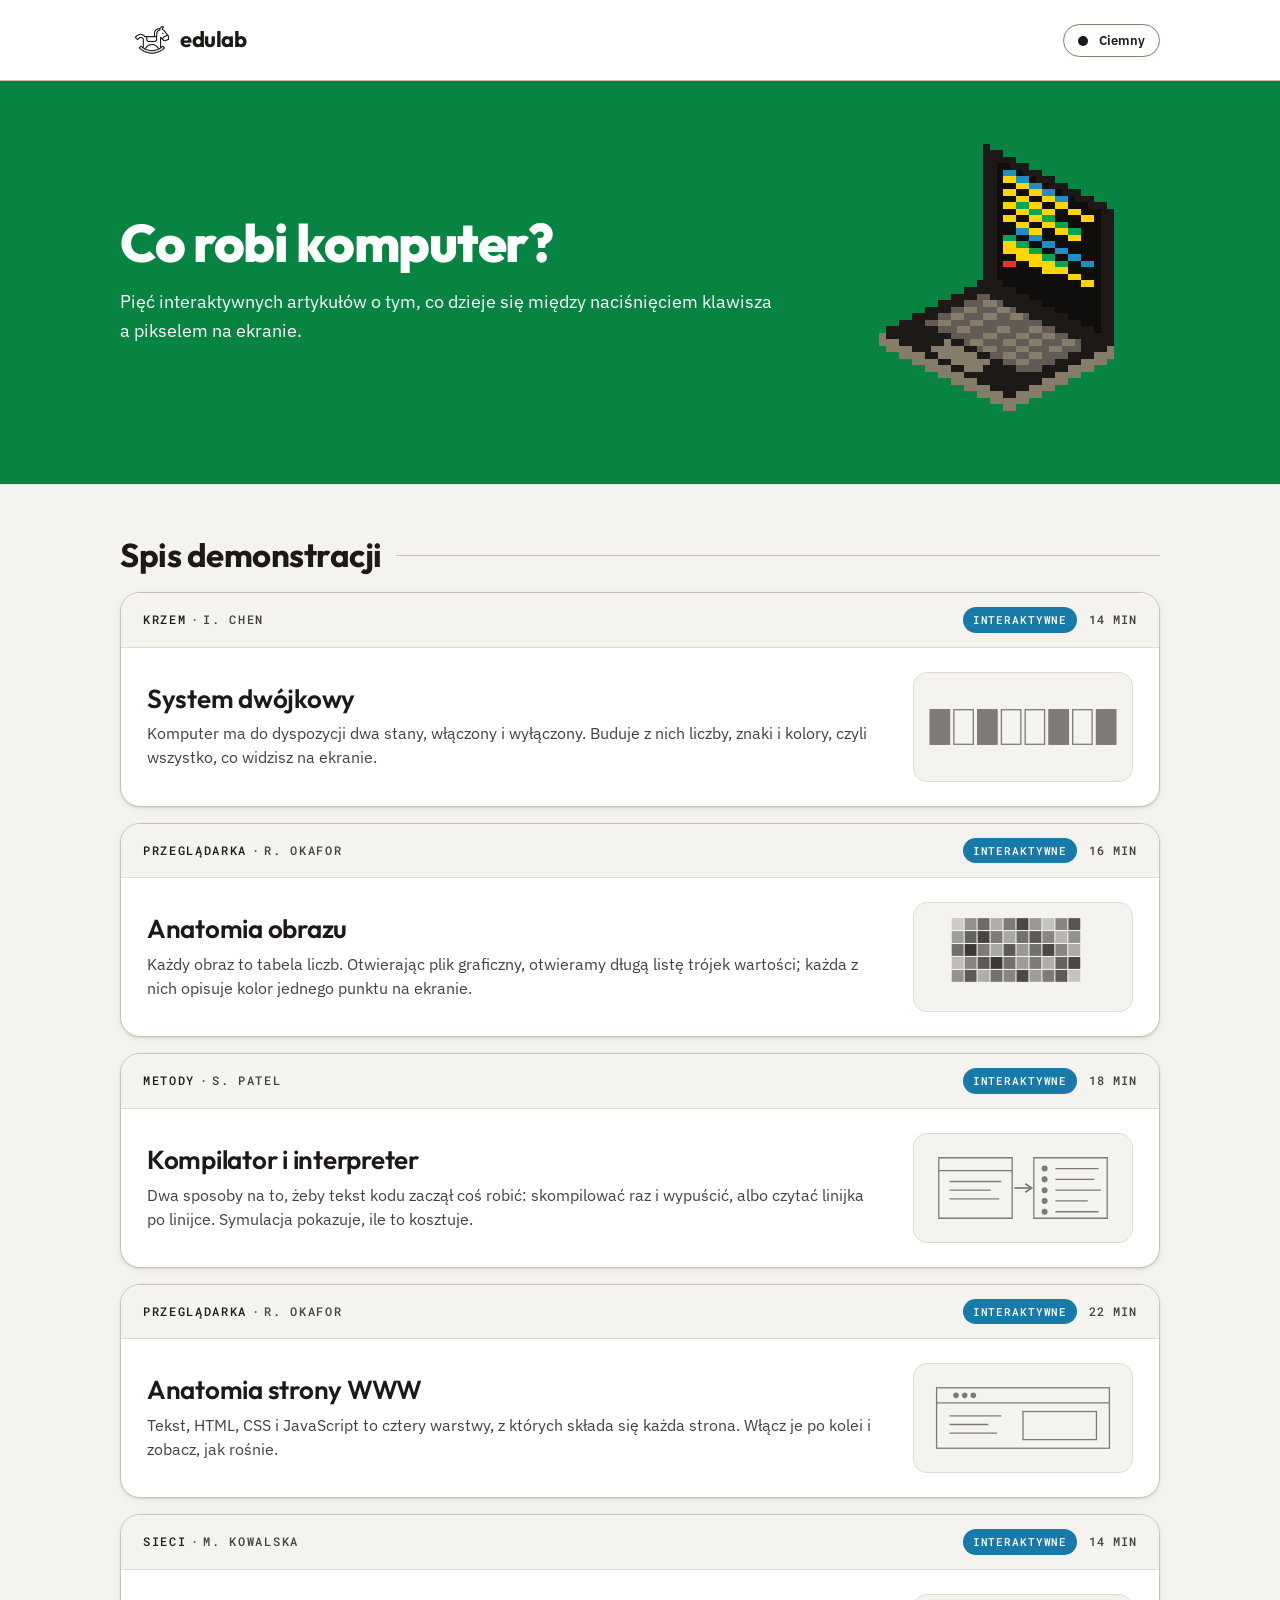
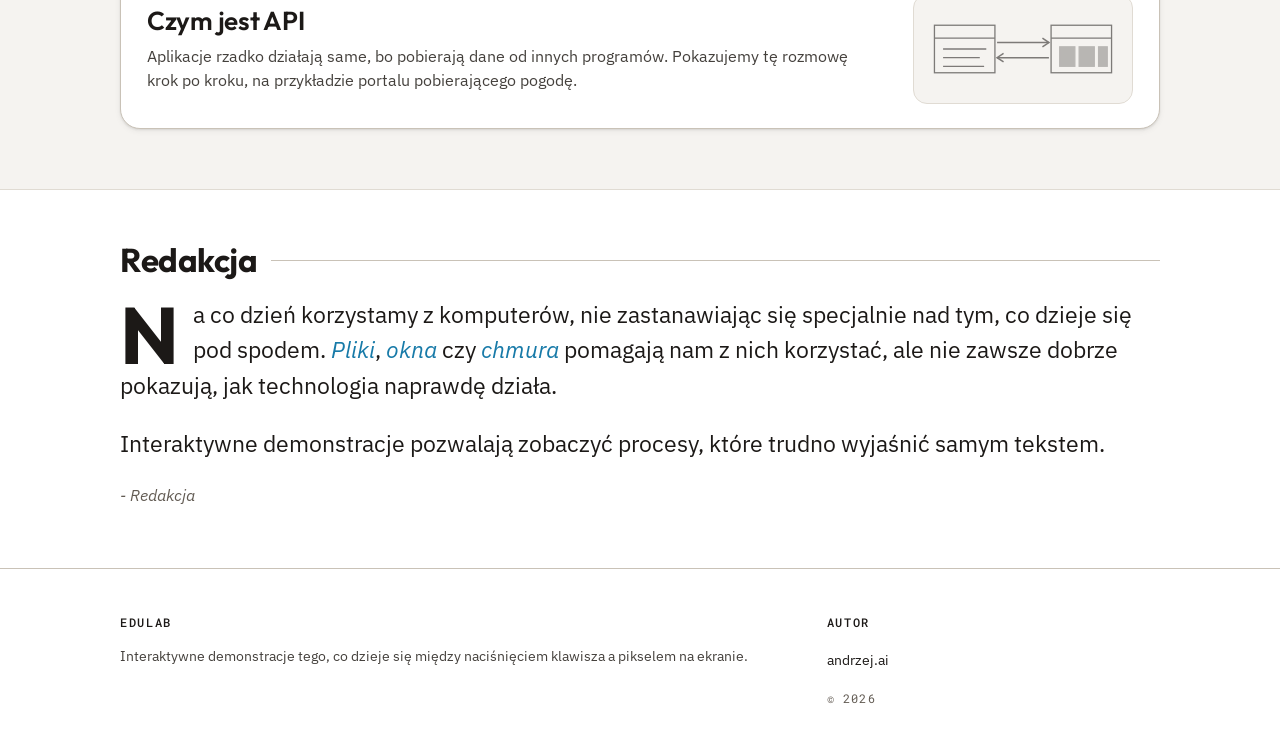
<file: index.html>
<!doctype html>
<html lang="pl">
<head>
<meta charset="utf-8" />
<meta name="viewport" content="width=device-width, initial-scale=1.0" />
<title>Substrate - interaktywne demonstracje</title>
<link rel="preconnect" href="https://fonts.googleapis.com" />
<link rel="preconnect" href="https://fonts.gstatic.com" crossorigin />
<link href="https://fonts.googleapis.com/css2?family=Outfit:wght@400;500;600;700;800&family=IBM+Plex+Sans:wght@400;500;600;700&family=Roboto+Mono:wght@400;500&display=swap" rel="stylesheet" />
<script>
  (function(){
    try {
      var saved = localStorage.getItem('substrate-theme');
      document.documentElement.dataset.theme = saved || 'light';
    } catch (_) {
      document.documentElement.dataset.theme = 'light';
    }
  })();
</script>
<link rel="stylesheet" href="colors_and_type.css" />
<link rel="stylesheet" href="site.css" />
<style>
  /* ─── Index page widgets (tokens + chrome come from site.css) ─── */

  /* ─── Hero band: full-bleed solid green (AA shade, white text) ─── */
  .hub-band { background: var(--green-soft); color: var(--green-ink); }
  .hub-band .page-head { border-bottom: none; padding-top: 56px; padding-bottom: 60px; }
  .hub-band .app-title, .hub-band .edu-lead { color: var(--green-ink); }
  .hub-head {
    display: grid; grid-template-columns: minmax(0, 1fr) minmax(0, 340px);
    gap: 48px; align-items: center;
  }
  .hub-head .app-title { margin-bottom: 16px; }
  .hero-panel { display: flex; align-items: center; justify-content: center; }
  .hero-pixels {
    width: 100%; max-width: 300px; height: auto; display: block;
    /* Pixel palette: SVG fill literals. Black laptop on the green band,
       identical in both themes (the band does not change with the theme). */
    --px-body:   #1C1917;
    --px-shade:  #857C69;
    --px-well:   #625B53;
    --px-screen: #100E0D;
    --px-yellow: var(--yellow);
    --px-blue:   var(--blue);
    --px-green:  var(--green);
    --px-red:    var(--red);
  }

  /* ─── Article cards ─── */
  .article-list { list-style: none; margin: 0; padding: 0; display: grid; gap: 16px; }
  .article-card { color: var(--ink); transition: box-shadow .2s; }
  .article-card:hover { box-shadow: var(--shadow-md); }
  .ac-meta { display: flex; align-items: center; flex-wrap: wrap; gap: 0; }
  .ac-meta .kicker { color: var(--ink); }
  .ac-meta .ac-author { color: var(--ink-2); }
  .ac-read { display: flex; align-items: center; gap: 12px; }
  .ac-min {
    font-family: var(--font-mono); font-size: 12px; font-weight: 500;
    letter-spacing: .08em; text-transform: uppercase; color: var(--ink-2);
  }
  .ac-body {
    display: grid; grid-template-columns: minmax(0, 1fr) 220px;
    gap: 32px; align-items: center;
  }
  .ac-body h3 {
    font-family: var(--font-display); font-weight: 600;
    font-size: 26px; line-height: 1.15; letter-spacing: -.01em;
    color: var(--ink); margin: 0 0 8px; text-wrap: balance;
  }
  .ac-body p {
    font-family: var(--font-sans); font-size: 15.5px; line-height: 1.55;
    color: var(--ink-2); margin: 0; text-wrap: pretty;
  }
  .ac-thumb {
    aspect-ratio: 2 / 1; overflow: hidden;
    background: var(--paper-2); border: 1px solid var(--line); border-radius: var(--r-md);
    color: var(--ink);
  }
  .ac-thumb svg { width: 100%; height: 100%; display: block; }

  /* ─── Manifesto ─── */
  .manifesto p {
    font-family: var(--font-sans); font-size: clamp(19px, 2vw, 23px);
    line-height: 1.55; color: var(--ink); margin: 0 0 22px;
  }
  .manifesto p em { font-style: italic; color: var(--accent-2); }
  .manifesto .m-sig {
    font-family: var(--font-sans); font-style: italic; font-size: 16px;
    color: var(--ink-3); margin: 6px 0 0;
  }

  @media (max-width: 768px) {
    .hub-head { grid-template-columns: 1fr; gap: 28px; }
    .hero-pixels { max-width: 220px; }
    .ac-body { grid-template-columns: 1fr; gap: 18px; }
    .ac-body h3 { font-size: 22px; }
    .ac-thumb { max-width: 240px; }
  }
</style>
</head>
<body>

<header class="masthead">
  <div class="row">
    <a href="index.html" class="brand">
      <img class="edu-logo" src="edulab-mark-ink.png" alt="edulab" />
      <span class="wordmark">edulab</span>
    </a>
    <button class="theme-toggle" id="themeToggle" aria-label="Przełącz motyw">
      <span class="th-mark"></span>
      <span class="lbl-jasny">Jasny</span>
      <span class="lbl-ciemny">Ciemny</span>
    </button>
  </div>
</header>

<main>
<header class="hub-band">
<div class="page-head hub-head">
  <div class="hub-text">
    <h1 class="app-title">Co robi komputer?</h1>
    <p class="edu-lead">Pięć interaktywnych artykułów o tym, co dzieje się między naciśnięciem klawisza a pikselem na ekranie.</p>
  </div>
  <div class="hero-panel">
      <svg class="hero-pixels" viewBox="0 0 46 44" xmlns="http://www.w3.org/2000/svg" shape-rendering="crispEdges" role="img" aria-label="Pikselowy laptop w rzucie izometrycznym">
        <rect x="22" y="1" width="1" height="1" fill="var(--px-body)"/>
        <rect x="22" y="2" width="1" height="1" fill="var(--px-body)"/>
        <rect x="23" y="2" width="1" height="1" fill="var(--px-body)"/>
        <rect x="24" y="2" width="1" height="1" fill="var(--px-body)"/>
        <rect x="22" y="3" width="1" height="1" fill="var(--px-body)"/>
        <rect x="23" y="3" width="1" height="1" fill="var(--px-body)"/>
        <rect x="24" y="3" width="1" height="1" fill="var(--px-body)"/>
        <rect x="25" y="3" width="1" height="1" fill="var(--px-body)"/>
        <rect x="26" y="3" width="1" height="1" fill="var(--px-body)"/>
        <rect x="22" y="4" width="1" height="1" fill="var(--px-body)"/>
        <rect x="23" y="4" width="1" height="1" fill="var(--px-body)"/>
        <rect x="24" y="4" width="1" height="1" fill="var(--px-screen)"/>
        <rect x="25" y="4" width="1" height="1" fill="var(--px-screen)"/>
        <rect x="26" y="4" width="1" height="1" fill="var(--px-body)"/>
        <rect x="27" y="4" width="1" height="1" fill="var(--px-body)"/>
        <rect x="28" y="4" width="1" height="1" fill="var(--px-body)"/>
        <rect x="22" y="5" width="1" height="1" fill="var(--px-body)"/>
        <rect x="23" y="5" width="1" height="1" fill="var(--px-body)"/>
        <rect x="24" y="5" width="1" height="1" fill="var(--px-screen)"/>
        <rect x="25" y="5" width="1" height="1" fill="var(--px-blue)"/>
        <rect x="26" y="5" width="1" height="1" fill="var(--px-blue)"/>
        <rect x="27" y="5" width="1" height="1" fill="var(--px-screen)"/>
        <rect x="28" y="5" width="1" height="1" fill="var(--px-body)"/>
        <rect x="29" y="5" width="1" height="1" fill="var(--px-body)"/>
        <rect x="30" y="5" width="1" height="1" fill="var(--px-body)"/>
        <rect x="22" y="6" width="1" height="1" fill="var(--px-body)"/>
        <rect x="23" y="6" width="1" height="1" fill="var(--px-body)"/>
        <rect x="24" y="6" width="1" height="1" fill="var(--px-screen)"/>
        <rect x="25" y="6" width="1" height="1" fill="var(--px-yellow)"/>
        <rect x="26" y="6" width="1" height="1" fill="var(--px-yellow)"/>
        <rect x="27" y="6" width="1" height="1" fill="var(--px-blue)"/>
        <rect x="28" y="6" width="1" height="1" fill="var(--px-blue)"/>
        <rect x="29" y="6" width="1" height="1" fill="var(--px-screen)"/>
        <rect x="30" y="6" width="1" height="1" fill="var(--px-body)"/>
        <rect x="31" y="6" width="1" height="1" fill="var(--px-body)"/>
        <rect x="32" y="6" width="1" height="1" fill="var(--px-body)"/>
        <rect x="22" y="7" width="1" height="1" fill="var(--px-body)"/>
        <rect x="23" y="7" width="1" height="1" fill="var(--px-body)"/>
        <rect x="24" y="7" width="1" height="1" fill="var(--px-screen)"/>
        <rect x="25" y="7" width="1" height="1" fill="var(--px-screen)"/>
        <rect x="26" y="7" width="1" height="1" fill="var(--px-screen)"/>
        <rect x="27" y="7" width="1" height="1" fill="var(--px-yellow)"/>
        <rect x="28" y="7" width="1" height="1" fill="var(--px-yellow)"/>
        <rect x="29" y="7" width="1" height="1" fill="var(--px-blue)"/>
        <rect x="30" y="7" width="1" height="1" fill="var(--px-blue)"/>
        <rect x="31" y="7" width="1" height="1" fill="var(--px-screen)"/>
        <rect x="32" y="7" width="1" height="1" fill="var(--px-body)"/>
        <rect x="33" y="7" width="1" height="1" fill="var(--px-body)"/>
        <rect x="34" y="7" width="1" height="1" fill="var(--px-body)"/>
        <rect x="22" y="8" width="1" height="1" fill="var(--px-body)"/>
        <rect x="23" y="8" width="1" height="1" fill="var(--px-body)"/>
        <rect x="24" y="8" width="1" height="1" fill="var(--px-screen)"/>
        <rect x="25" y="8" width="1" height="1" fill="var(--px-yellow)"/>
        <rect x="26" y="8" width="1" height="1" fill="var(--px-yellow)"/>
        <rect x="27" y="8" width="1" height="1" fill="var(--px-screen)"/>
        <rect x="28" y="8" width="1" height="1" fill="var(--px-screen)"/>
        <rect x="29" y="8" width="1" height="1" fill="var(--px-yellow)"/>
        <rect x="30" y="8" width="1" height="1" fill="var(--px-yellow)"/>
        <rect x="31" y="8" width="1" height="1" fill="var(--px-blue)"/>
        <rect x="32" y="8" width="1" height="1" fill="var(--px-blue)"/>
        <rect x="33" y="8" width="1" height="1" fill="var(--px-screen)"/>
        <rect x="34" y="8" width="1" height="1" fill="var(--px-body)"/>
        <rect x="35" y="8" width="1" height="1" fill="var(--px-body)"/>
        <rect x="36" y="8" width="1" height="1" fill="var(--px-body)"/>
        <rect x="22" y="9" width="1" height="1" fill="var(--px-body)"/>
        <rect x="23" y="9" width="1" height="1" fill="var(--px-body)"/>
        <rect x="24" y="9" width="1" height="1" fill="var(--px-screen)"/>
        <rect x="25" y="9" width="1" height="1" fill="var(--px-screen)"/>
        <rect x="26" y="9" width="1" height="1" fill="var(--px-screen)"/>
        <rect x="27" y="9" width="1" height="1" fill="var(--px-yellow)"/>
        <rect x="28" y="9" width="1" height="1" fill="var(--px-yellow)"/>
        <rect x="29" y="9" width="1" height="1" fill="var(--px-screen)"/>
        <rect x="30" y="9" width="1" height="1" fill="var(--px-screen)"/>
        <rect x="31" y="9" width="1" height="1" fill="var(--px-yellow)"/>
        <rect x="32" y="9" width="1" height="1" fill="var(--px-yellow)"/>
        <rect x="33" y="9" width="1" height="1" fill="var(--px-blue)"/>
        <rect x="34" y="9" width="1" height="1" fill="var(--px-blue)"/>
        <rect x="35" y="9" width="1" height="1" fill="var(--px-screen)"/>
        <rect x="36" y="9" width="1" height="1" fill="var(--px-body)"/>
        <rect x="37" y="9" width="1" height="1" fill="var(--px-body)"/>
        <rect x="38" y="9" width="1" height="1" fill="var(--px-body)"/>
        <rect x="22" y="10" width="1" height="1" fill="var(--px-body)"/>
        <rect x="23" y="10" width="1" height="1" fill="var(--px-body)"/>
        <rect x="24" y="10" width="1" height="1" fill="var(--px-screen)"/>
        <rect x="25" y="10" width="1" height="1" fill="var(--px-yellow)"/>
        <rect x="26" y="10" width="1" height="1" fill="var(--px-yellow)"/>
        <rect x="27" y="10" width="1" height="1" fill="var(--px-green)"/>
        <rect x="28" y="10" width="1" height="1" fill="var(--px-green)"/>
        <rect x="29" y="10" width="1" height="1" fill="var(--px-yellow)"/>
        <rect x="30" y="10" width="1" height="1" fill="var(--px-yellow)"/>
        <rect x="31" y="10" width="1" height="1" fill="var(--px-screen)"/>
        <rect x="32" y="10" width="1" height="1" fill="var(--px-screen)"/>
        <rect x="33" y="10" width="1" height="1" fill="var(--px-yellow)"/>
        <rect x="34" y="10" width="1" height="1" fill="var(--px-yellow)"/>
        <rect x="35" y="10" width="1" height="1" fill="var(--px-screen)"/>
        <rect x="36" y="10" width="1" height="1" fill="var(--px-screen)"/>
        <rect x="37" y="10" width="1" height="1" fill="var(--px-screen)"/>
        <rect x="38" y="10" width="1" height="1" fill="var(--px-body)"/>
        <rect x="39" y="10" width="1" height="1" fill="var(--px-body)"/>
        <rect x="40" y="10" width="1" height="1" fill="var(--px-body)"/>
        <rect x="22" y="11" width="1" height="1" fill="var(--px-body)"/>
        <rect x="23" y="11" width="1" height="1" fill="var(--px-body)"/>
        <rect x="24" y="11" width="1" height="1" fill="var(--px-screen)"/>
        <rect x="25" y="11" width="1" height="1" fill="var(--px-screen)"/>
        <rect x="26" y="11" width="1" height="1" fill="var(--px-screen)"/>
        <rect x="27" y="11" width="1" height="1" fill="var(--px-yellow)"/>
        <rect x="28" y="11" width="1" height="1" fill="var(--px-yellow)"/>
        <rect x="29" y="11" width="1" height="1" fill="var(--px-green)"/>
        <rect x="30" y="11" width="1" height="1" fill="var(--px-green)"/>
        <rect x="31" y="11" width="1" height="1" fill="var(--px-yellow)"/>
        <rect x="32" y="11" width="1" height="1" fill="var(--px-yellow)"/>
        <rect x="33" y="11" width="1" height="1" fill="var(--px-screen)"/>
        <rect x="34" y="11" width="1" height="1" fill="var(--px-screen)"/>
        <rect x="35" y="11" width="1" height="1" fill="var(--px-yellow)"/>
        <rect x="36" y="11" width="1" height="1" fill="var(--px-yellow)"/>
        <rect x="37" y="11" width="1" height="1" fill="var(--px-screen)"/>
        <rect x="38" y="11" width="1" height="1" fill="var(--px-screen)"/>
        <rect x="39" y="11" width="1" height="1" fill="var(--px-screen)"/>
        <rect x="40" y="11" width="1" height="1" fill="var(--px-body)"/>
        <rect x="41" y="11" width="1" height="1" fill="var(--px-body)"/>
        <rect x="22" y="12" width="1" height="1" fill="var(--px-body)"/>
        <rect x="23" y="12" width="1" height="1" fill="var(--px-body)"/>
        <rect x="24" y="12" width="1" height="1" fill="var(--px-screen)"/>
        <rect x="25" y="12" width="1" height="1" fill="var(--px-yellow)"/>
        <rect x="26" y="12" width="1" height="1" fill="var(--px-yellow)"/>
        <rect x="27" y="12" width="1" height="1" fill="var(--px-screen)"/>
        <rect x="28" y="12" width="1" height="1" fill="var(--px-screen)"/>
        <rect x="29" y="12" width="1" height="1" fill="var(--px-yellow)"/>
        <rect x="30" y="12" width="1" height="1" fill="var(--px-yellow)"/>
        <rect x="31" y="12" width="1" height="1" fill="var(--px-green)"/>
        <rect x="32" y="12" width="1" height="1" fill="var(--px-green)"/>
        <rect x="33" y="12" width="1" height="1" fill="var(--px-screen)"/>
        <rect x="34" y="12" width="1" height="1" fill="var(--px-screen)"/>
        <rect x="35" y="12" width="1" height="1" fill="var(--px-screen)"/>
        <rect x="36" y="12" width="1" height="1" fill="var(--px-screen)"/>
        <rect x="37" y="12" width="1" height="1" fill="var(--px-yellow)"/>
        <rect x="38" y="12" width="1" height="1" fill="var(--px-yellow)"/>
        <rect x="39" y="12" width="1" height="1" fill="var(--px-screen)"/>
        <rect x="40" y="12" width="1" height="1" fill="var(--px-body)"/>
        <rect x="41" y="12" width="1" height="1" fill="var(--px-body)"/>
        <rect x="22" y="13" width="1" height="1" fill="var(--px-body)"/>
        <rect x="23" y="13" width="1" height="1" fill="var(--px-body)"/>
        <rect x="24" y="13" width="1" height="1" fill="var(--px-screen)"/>
        <rect x="25" y="13" width="1" height="1" fill="var(--px-screen)"/>
        <rect x="26" y="13" width="1" height="1" fill="var(--px-screen)"/>
        <rect x="27" y="13" width="1" height="1" fill="var(--px-yellow)"/>
        <rect x="28" y="13" width="1" height="1" fill="var(--px-yellow)"/>
        <rect x="29" y="13" width="1" height="1" fill="var(--px-screen)"/>
        <rect x="30" y="13" width="1" height="1" fill="var(--px-screen)"/>
        <rect x="31" y="13" width="1" height="1" fill="var(--px-yellow)"/>
        <rect x="32" y="13" width="1" height="1" fill="var(--px-yellow)"/>
        <rect x="33" y="13" width="1" height="1" fill="var(--px-green)"/>
        <rect x="34" y="13" width="1" height="1" fill="var(--px-green)"/>
        <rect x="35" y="13" width="1" height="1" fill="var(--px-screen)"/>
        <rect x="36" y="13" width="1" height="1" fill="var(--px-screen)"/>
        <rect x="37" y="13" width="1" height="1" fill="var(--px-screen)"/>
        <rect x="38" y="13" width="1" height="1" fill="var(--px-screen)"/>
        <rect x="39" y="13" width="1" height="1" fill="var(--px-screen)"/>
        <rect x="40" y="13" width="1" height="1" fill="var(--px-body)"/>
        <rect x="41" y="13" width="1" height="1" fill="var(--px-body)"/>
        <rect x="22" y="14" width="1" height="1" fill="var(--px-body)"/>
        <rect x="23" y="14" width="1" height="1" fill="var(--px-body)"/>
        <rect x="24" y="14" width="1" height="1" fill="var(--px-screen)"/>
        <rect x="25" y="14" width="1" height="1" fill="var(--px-screen)"/>
        <rect x="26" y="14" width="1" height="1" fill="var(--px-screen)"/>
        <rect x="27" y="14" width="1" height="1" fill="var(--px-blue)"/>
        <rect x="28" y="14" width="1" height="1" fill="var(--px-blue)"/>
        <rect x="29" y="14" width="1" height="1" fill="var(--px-yellow)"/>
        <rect x="30" y="14" width="1" height="1" fill="var(--px-yellow)"/>
        <rect x="31" y="14" width="1" height="1" fill="var(--px-screen)"/>
        <rect x="32" y="14" width="1" height="1" fill="var(--px-screen)"/>
        <rect x="33" y="14" width="1" height="1" fill="var(--px-yellow)"/>
        <rect x="34" y="14" width="1" height="1" fill="var(--px-yellow)"/>
        <rect x="35" y="14" width="1" height="1" fill="var(--px-green)"/>
        <rect x="36" y="14" width="1" height="1" fill="var(--px-green)"/>
        <rect x="37" y="14" width="1" height="1" fill="var(--px-screen)"/>
        <rect x="38" y="14" width="1" height="1" fill="var(--px-screen)"/>
        <rect x="39" y="14" width="1" height="1" fill="var(--px-screen)"/>
        <rect x="40" y="14" width="1" height="1" fill="var(--px-body)"/>
        <rect x="41" y="14" width="1" height="1" fill="var(--px-body)"/>
        <rect x="22" y="15" width="1" height="1" fill="var(--px-body)"/>
        <rect x="23" y="15" width="1" height="1" fill="var(--px-body)"/>
        <rect x="24" y="15" width="1" height="1" fill="var(--px-screen)"/>
        <rect x="25" y="15" width="1" height="1" fill="var(--px-green)"/>
        <rect x="26" y="15" width="1" height="1" fill="var(--px-green)"/>
        <rect x="27" y="15" width="1" height="1" fill="var(--px-screen)"/>
        <rect x="28" y="15" width="1" height="1" fill="var(--px-screen)"/>
        <rect x="29" y="15" width="1" height="1" fill="var(--px-blue)"/>
        <rect x="30" y="15" width="1" height="1" fill="var(--px-blue)"/>
        <rect x="31" y="15" width="1" height="1" fill="var(--px-screen)"/>
        <rect x="32" y="15" width="1" height="1" fill="var(--px-screen)"/>
        <rect x="33" y="15" width="1" height="1" fill="var(--px-screen)"/>
        <rect x="34" y="15" width="1" height="1" fill="var(--px-screen)"/>
        <rect x="35" y="15" width="1" height="1" fill="var(--px-yellow)"/>
        <rect x="36" y="15" width="1" height="1" fill="var(--px-yellow)"/>
        <rect x="37" y="15" width="1" height="1" fill="var(--px-screen)"/>
        <rect x="38" y="15" width="1" height="1" fill="var(--px-screen)"/>
        <rect x="39" y="15" width="1" height="1" fill="var(--px-screen)"/>
        <rect x="40" y="15" width="1" height="1" fill="var(--px-body)"/>
        <rect x="41" y="15" width="1" height="1" fill="var(--px-body)"/>
        <rect x="22" y="16" width="1" height="1" fill="var(--px-body)"/>
        <rect x="23" y="16" width="1" height="1" fill="var(--px-body)"/>
        <rect x="24" y="16" width="1" height="1" fill="var(--px-screen)"/>
        <rect x="25" y="16" width="1" height="1" fill="var(--px-yellow)"/>
        <rect x="26" y="16" width="1" height="1" fill="var(--px-yellow)"/>
        <rect x="27" y="16" width="1" height="1" fill="var(--px-green)"/>
        <rect x="28" y="16" width="1" height="1" fill="var(--px-green)"/>
        <rect x="29" y="16" width="1" height="1" fill="var(--px-screen)"/>
        <rect x="30" y="16" width="1" height="1" fill="var(--px-screen)"/>
        <rect x="31" y="16" width="1" height="1" fill="var(--px-blue)"/>
        <rect x="32" y="16" width="1" height="1" fill="var(--px-blue)"/>
        <rect x="33" y="16" width="1" height="1" fill="var(--px-screen)"/>
        <rect x="34" y="16" width="1" height="1" fill="var(--px-screen)"/>
        <rect x="35" y="16" width="1" height="1" fill="var(--px-screen)"/>
        <rect x="36" y="16" width="1" height="1" fill="var(--px-screen)"/>
        <rect x="37" y="16" width="1" height="1" fill="var(--px-screen)"/>
        <rect x="38" y="16" width="1" height="1" fill="var(--px-screen)"/>
        <rect x="39" y="16" width="1" height="1" fill="var(--px-screen)"/>
        <rect x="40" y="16" width="1" height="1" fill="var(--px-body)"/>
        <rect x="41" y="16" width="1" height="1" fill="var(--px-body)"/>
        <rect x="22" y="17" width="1" height="1" fill="var(--px-body)"/>
        <rect x="23" y="17" width="1" height="1" fill="var(--px-body)"/>
        <rect x="24" y="17" width="1" height="1" fill="var(--px-screen)"/>
        <rect x="25" y="17" width="1" height="1" fill="var(--px-yellow)"/>
        <rect x="26" y="17" width="1" height="1" fill="var(--px-yellow)"/>
        <rect x="27" y="17" width="1" height="1" fill="var(--px-yellow)"/>
        <rect x="28" y="17" width="1" height="1" fill="var(--px-yellow)"/>
        <rect x="29" y="17" width="1" height="1" fill="var(--px-green)"/>
        <rect x="30" y="17" width="1" height="1" fill="var(--px-green)"/>
        <rect x="31" y="17" width="1" height="1" fill="var(--px-screen)"/>
        <rect x="32" y="17" width="1" height="1" fill="var(--px-screen)"/>
        <rect x="33" y="17" width="1" height="1" fill="var(--px-blue)"/>
        <rect x="34" y="17" width="1" height="1" fill="var(--px-blue)"/>
        <rect x="35" y="17" width="1" height="1" fill="var(--px-screen)"/>
        <rect x="36" y="17" width="1" height="1" fill="var(--px-screen)"/>
        <rect x="37" y="17" width="1" height="1" fill="var(--px-screen)"/>
        <rect x="38" y="17" width="1" height="1" fill="var(--px-screen)"/>
        <rect x="39" y="17" width="1" height="1" fill="var(--px-screen)"/>
        <rect x="40" y="17" width="1" height="1" fill="var(--px-body)"/>
        <rect x="41" y="17" width="1" height="1" fill="var(--px-body)"/>
        <rect x="22" y="18" width="1" height="1" fill="var(--px-body)"/>
        <rect x="23" y="18" width="1" height="1" fill="var(--px-body)"/>
        <rect x="24" y="18" width="1" height="1" fill="var(--px-screen)"/>
        <rect x="25" y="18" width="1" height="1" fill="var(--px-screen)"/>
        <rect x="26" y="18" width="1" height="1" fill="var(--px-screen)"/>
        <rect x="27" y="18" width="1" height="1" fill="var(--px-yellow)"/>
        <rect x="28" y="18" width="1" height="1" fill="var(--px-yellow)"/>
        <rect x="29" y="18" width="1" height="1" fill="var(--px-yellow)"/>
        <rect x="30" y="18" width="1" height="1" fill="var(--px-yellow)"/>
        <rect x="31" y="18" width="1" height="1" fill="var(--px-green)"/>
        <rect x="32" y="18" width="1" height="1" fill="var(--px-green)"/>
        <rect x="33" y="18" width="1" height="1" fill="var(--px-screen)"/>
        <rect x="34" y="18" width="1" height="1" fill="var(--px-screen)"/>
        <rect x="35" y="18" width="1" height="1" fill="var(--px-blue)"/>
        <rect x="36" y="18" width="1" height="1" fill="var(--px-blue)"/>
        <rect x="37" y="18" width="1" height="1" fill="var(--px-screen)"/>
        <rect x="38" y="18" width="1" height="1" fill="var(--px-screen)"/>
        <rect x="39" y="18" width="1" height="1" fill="var(--px-screen)"/>
        <rect x="40" y="18" width="1" height="1" fill="var(--px-body)"/>
        <rect x="41" y="18" width="1" height="1" fill="var(--px-body)"/>
        <rect x="22" y="19" width="1" height="1" fill="var(--px-body)"/>
        <rect x="23" y="19" width="1" height="1" fill="var(--px-body)"/>
        <rect x="24" y="19" width="1" height="1" fill="var(--px-screen)"/>
        <rect x="25" y="19" width="1" height="1" fill="var(--px-red)"/>
        <rect x="26" y="19" width="1" height="1" fill="var(--px-red)"/>
        <rect x="27" y="19" width="1" height="1" fill="var(--px-screen)"/>
        <rect x="28" y="19" width="1" height="1" fill="var(--px-screen)"/>
        <rect x="29" y="19" width="1" height="1" fill="var(--px-yellow)"/>
        <rect x="30" y="19" width="1" height="1" fill="var(--px-yellow)"/>
        <rect x="31" y="19" width="1" height="1" fill="var(--px-yellow)"/>
        <rect x="32" y="19" width="1" height="1" fill="var(--px-yellow)"/>
        <rect x="33" y="19" width="1" height="1" fill="var(--px-green)"/>
        <rect x="34" y="19" width="1" height="1" fill="var(--px-green)"/>
        <rect x="35" y="19" width="1" height="1" fill="var(--px-screen)"/>
        <rect x="36" y="19" width="1" height="1" fill="var(--px-screen)"/>
        <rect x="37" y="19" width="1" height="1" fill="var(--px-blue)"/>
        <rect x="38" y="19" width="1" height="1" fill="var(--px-blue)"/>
        <rect x="39" y="19" width="1" height="1" fill="var(--px-screen)"/>
        <rect x="40" y="19" width="1" height="1" fill="var(--px-body)"/>
        <rect x="41" y="19" width="1" height="1" fill="var(--px-body)"/>
        <rect x="22" y="20" width="1" height="1" fill="var(--px-body)"/>
        <rect x="23" y="20" width="1" height="1" fill="var(--px-body)"/>
        <rect x="24" y="20" width="1" height="1" fill="var(--px-screen)"/>
        <rect x="25" y="20" width="1" height="1" fill="var(--px-screen)"/>
        <rect x="26" y="20" width="1" height="1" fill="var(--px-screen)"/>
        <rect x="27" y="20" width="1" height="1" fill="var(--px-screen)"/>
        <rect x="28" y="20" width="1" height="1" fill="var(--px-screen)"/>
        <rect x="29" y="20" width="1" height="1" fill="var(--px-screen)"/>
        <rect x="30" y="20" width="1" height="1" fill="var(--px-screen)"/>
        <rect x="31" y="20" width="1" height="1" fill="var(--px-yellow)"/>
        <rect x="32" y="20" width="1" height="1" fill="var(--px-yellow)"/>
        <rect x="33" y="20" width="1" height="1" fill="var(--px-yellow)"/>
        <rect x="34" y="20" width="1" height="1" fill="var(--px-yellow)"/>
        <rect x="35" y="20" width="1" height="1" fill="var(--px-screen)"/>
        <rect x="36" y="20" width="1" height="1" fill="var(--px-screen)"/>
        <rect x="37" y="20" width="1" height="1" fill="var(--px-screen)"/>
        <rect x="38" y="20" width="1" height="1" fill="var(--px-screen)"/>
        <rect x="39" y="20" width="1" height="1" fill="var(--px-screen)"/>
        <rect x="40" y="20" width="1" height="1" fill="var(--px-body)"/>
        <rect x="41" y="20" width="1" height="1" fill="var(--px-body)"/>
        <rect x="22" y="21" width="1" height="1" fill="var(--px-body)"/>
        <rect x="23" y="21" width="1" height="1" fill="var(--px-body)"/>
        <rect x="24" y="21" width="1" height="1" fill="var(--px-screen)"/>
        <rect x="25" y="21" width="1" height="1" fill="var(--px-screen)"/>
        <rect x="26" y="21" width="1" height="1" fill="var(--px-screen)"/>
        <rect x="27" y="21" width="1" height="1" fill="var(--px-screen)"/>
        <rect x="28" y="21" width="1" height="1" fill="var(--px-screen)"/>
        <rect x="29" y="21" width="1" height="1" fill="var(--px-screen)"/>
        <rect x="30" y="21" width="1" height="1" fill="var(--px-screen)"/>
        <rect x="31" y="21" width="1" height="1" fill="var(--px-screen)"/>
        <rect x="32" y="21" width="1" height="1" fill="var(--px-screen)"/>
        <rect x="33" y="21" width="1" height="1" fill="var(--px-screen)"/>
        <rect x="34" y="21" width="1" height="1" fill="var(--px-screen)"/>
        <rect x="35" y="21" width="1" height="1" fill="var(--px-yellow)"/>
        <rect x="36" y="21" width="1" height="1" fill="var(--px-yellow)"/>
        <rect x="37" y="21" width="1" height="1" fill="var(--px-screen)"/>
        <rect x="38" y="21" width="1" height="1" fill="var(--px-screen)"/>
        <rect x="39" y="21" width="1" height="1" fill="var(--px-screen)"/>
        <rect x="40" y="21" width="1" height="1" fill="var(--px-body)"/>
        <rect x="41" y="21" width="1" height="1" fill="var(--px-body)"/>
        <rect x="21" y="22" width="1" height="1" fill="var(--px-body)"/>
        <rect x="22" y="22" width="1" height="1" fill="var(--px-body)"/>
        <rect x="23" y="22" width="1" height="1" fill="var(--px-body)"/>
        <rect x="24" y="22" width="1" height="1" fill="var(--px-body)"/>
        <rect x="25" y="22" width="1" height="1" fill="var(--px-screen)"/>
        <rect x="26" y="22" width="1" height="1" fill="var(--px-screen)"/>
        <rect x="27" y="22" width="1" height="1" fill="var(--px-screen)"/>
        <rect x="28" y="22" width="1" height="1" fill="var(--px-screen)"/>
        <rect x="29" y="22" width="1" height="1" fill="var(--px-screen)"/>
        <rect x="30" y="22" width="1" height="1" fill="var(--px-screen)"/>
        <rect x="31" y="22" width="1" height="1" fill="var(--px-screen)"/>
        <rect x="32" y="22" width="1" height="1" fill="var(--px-screen)"/>
        <rect x="33" y="22" width="1" height="1" fill="var(--px-screen)"/>
        <rect x="34" y="22" width="1" height="1" fill="var(--px-screen)"/>
        <rect x="35" y="22" width="1" height="1" fill="var(--px-screen)"/>
        <rect x="36" y="22" width="1" height="1" fill="var(--px-screen)"/>
        <rect x="37" y="22" width="1" height="1" fill="var(--px-yellow)"/>
        <rect x="38" y="22" width="1" height="1" fill="var(--px-yellow)"/>
        <rect x="39" y="22" width="1" height="1" fill="var(--px-screen)"/>
        <rect x="40" y="22" width="1" height="1" fill="var(--px-body)"/>
        <rect x="41" y="22" width="1" height="1" fill="var(--px-body)"/>
        <rect x="19" y="23" width="1" height="1" fill="var(--px-body)"/>
        <rect x="20" y="23" width="1" height="1" fill="var(--px-body)"/>
        <rect x="21" y="23" width="1" height="1" fill="var(--px-body)"/>
        <rect x="22" y="23" width="1" height="1" fill="var(--px-body)"/>
        <rect x="23" y="23" width="1" height="1" fill="var(--px-body)"/>
        <rect x="24" y="23" width="1" height="1" fill="var(--px-body)"/>
        <rect x="25" y="23" width="1" height="1" fill="var(--px-body)"/>
        <rect x="26" y="23" width="1" height="1" fill="var(--px-body)"/>
        <rect x="27" y="23" width="1" height="1" fill="var(--px-screen)"/>
        <rect x="28" y="23" width="1" height="1" fill="var(--px-screen)"/>
        <rect x="29" y="23" width="1" height="1" fill="var(--px-screen)"/>
        <rect x="30" y="23" width="1" height="1" fill="var(--px-screen)"/>
        <rect x="31" y="23" width="1" height="1" fill="var(--px-screen)"/>
        <rect x="32" y="23" width="1" height="1" fill="var(--px-screen)"/>
        <rect x="33" y="23" width="1" height="1" fill="var(--px-screen)"/>
        <rect x="34" y="23" width="1" height="1" fill="var(--px-screen)"/>
        <rect x="35" y="23" width="1" height="1" fill="var(--px-screen)"/>
        <rect x="36" y="23" width="1" height="1" fill="var(--px-screen)"/>
        <rect x="37" y="23" width="1" height="1" fill="var(--px-screen)"/>
        <rect x="38" y="23" width="1" height="1" fill="var(--px-screen)"/>
        <rect x="39" y="23" width="1" height="1" fill="var(--px-screen)"/>
        <rect x="40" y="23" width="1" height="1" fill="var(--px-body)"/>
        <rect x="41" y="23" width="1" height="1" fill="var(--px-body)"/>
        <rect x="17" y="24" width="1" height="1" fill="var(--px-body)"/>
        <rect x="18" y="24" width="1" height="1" fill="var(--px-body)"/>
        <rect x="19" y="24" width="1" height="1" fill="var(--px-body)"/>
        <rect x="20" y="24" width="1" height="1" fill="var(--px-body)"/>
        <rect x="21" y="24" width="1" height="1" fill="var(--px-well)"/>
        <rect x="22" y="24" width="1" height="1" fill="var(--px-well)"/>
        <rect x="23" y="24" width="1" height="1" fill="var(--px-body)"/>
        <rect x="24" y="24" width="1" height="1" fill="var(--px-body)"/>
        <rect x="25" y="24" width="1" height="1" fill="var(--px-body)"/>
        <rect x="26" y="24" width="1" height="1" fill="var(--px-body)"/>
        <rect x="27" y="24" width="1" height="1" fill="var(--px-body)"/>
        <rect x="28" y="24" width="1" height="1" fill="var(--px-body)"/>
        <rect x="29" y="24" width="1" height="1" fill="var(--px-screen)"/>
        <rect x="30" y="24" width="1" height="1" fill="var(--px-screen)"/>
        <rect x="31" y="24" width="1" height="1" fill="var(--px-screen)"/>
        <rect x="32" y="24" width="1" height="1" fill="var(--px-screen)"/>
        <rect x="33" y="24" width="1" height="1" fill="var(--px-screen)"/>
        <rect x="34" y="24" width="1" height="1" fill="var(--px-screen)"/>
        <rect x="35" y="24" width="1" height="1" fill="var(--px-screen)"/>
        <rect x="36" y="24" width="1" height="1" fill="var(--px-screen)"/>
        <rect x="37" y="24" width="1" height="1" fill="var(--px-screen)"/>
        <rect x="38" y="24" width="1" height="1" fill="var(--px-screen)"/>
        <rect x="39" y="24" width="1" height="1" fill="var(--px-screen)"/>
        <rect x="40" y="24" width="1" height="1" fill="var(--px-body)"/>
        <rect x="41" y="24" width="1" height="1" fill="var(--px-body)"/>
        <rect x="15" y="25" width="1" height="1" fill="var(--px-body)"/>
        <rect x="16" y="25" width="1" height="1" fill="var(--px-body)"/>
        <rect x="17" y="25" width="1" height="1" fill="var(--px-body)"/>
        <rect x="18" y="25" width="1" height="1" fill="var(--px-body)"/>
        <rect x="19" y="25" width="1" height="1" fill="var(--px-well)"/>
        <rect x="20" y="25" width="1" height="1" fill="var(--px-well)"/>
        <rect x="21" y="25" width="1" height="1" fill="var(--px-well)"/>
        <rect x="22" y="25" width="1" height="1" fill="var(--px-shade)"/>
        <rect x="23" y="25" width="1" height="1" fill="var(--px-shade)"/>
        <rect x="24" y="25" width="1" height="1" fill="var(--px-well)"/>
        <rect x="25" y="25" width="1" height="1" fill="var(--px-body)"/>
        <rect x="26" y="25" width="1" height="1" fill="var(--px-body)"/>
        <rect x="27" y="25" width="1" height="1" fill="var(--px-body)"/>
        <rect x="28" y="25" width="1" height="1" fill="var(--px-body)"/>
        <rect x="29" y="25" width="1" height="1" fill="var(--px-body)"/>
        <rect x="30" y="25" width="1" height="1" fill="var(--px-body)"/>
        <rect x="31" y="25" width="1" height="1" fill="var(--px-screen)"/>
        <rect x="32" y="25" width="1" height="1" fill="var(--px-screen)"/>
        <rect x="33" y="25" width="1" height="1" fill="var(--px-screen)"/>
        <rect x="34" y="25" width="1" height="1" fill="var(--px-screen)"/>
        <rect x="35" y="25" width="1" height="1" fill="var(--px-screen)"/>
        <rect x="36" y="25" width="1" height="1" fill="var(--px-screen)"/>
        <rect x="37" y="25" width="1" height="1" fill="var(--px-screen)"/>
        <rect x="38" y="25" width="1" height="1" fill="var(--px-screen)"/>
        <rect x="39" y="25" width="1" height="1" fill="var(--px-screen)"/>
        <rect x="40" y="25" width="1" height="1" fill="var(--px-body)"/>
        <rect x="41" y="25" width="1" height="1" fill="var(--px-body)"/>
        <rect x="13" y="26" width="1" height="1" fill="var(--px-body)"/>
        <rect x="14" y="26" width="1" height="1" fill="var(--px-body)"/>
        <rect x="15" y="26" width="1" height="1" fill="var(--px-body)"/>
        <rect x="16" y="26" width="1" height="1" fill="var(--px-body)"/>
        <rect x="17" y="26" width="1" height="1" fill="var(--px-well)"/>
        <rect x="18" y="26" width="1" height="1" fill="var(--px-well)"/>
        <rect x="19" y="26" width="1" height="1" fill="var(--px-shade)"/>
        <rect x="20" y="26" width="1" height="1" fill="var(--px-shade)"/>
        <rect x="21" y="26" width="1" height="1" fill="var(--px-well)"/>
        <rect x="22" y="26" width="1" height="1" fill="var(--px-well)"/>
        <rect x="23" y="26" width="1" height="1" fill="var(--px-well)"/>
        <rect x="24" y="26" width="1" height="1" fill="var(--px-shade)"/>
        <rect x="25" y="26" width="1" height="1" fill="var(--px-shade)"/>
        <rect x="26" y="26" width="1" height="1" fill="var(--px-well)"/>
        <rect x="27" y="26" width="1" height="1" fill="var(--px-body)"/>
        <rect x="28" y="26" width="1" height="1" fill="var(--px-body)"/>
        <rect x="29" y="26" width="1" height="1" fill="var(--px-body)"/>
        <rect x="30" y="26" width="1" height="1" fill="var(--px-body)"/>
        <rect x="31" y="26" width="1" height="1" fill="var(--px-body)"/>
        <rect x="32" y="26" width="1" height="1" fill="var(--px-body)"/>
        <rect x="33" y="26" width="1" height="1" fill="var(--px-screen)"/>
        <rect x="34" y="26" width="1" height="1" fill="var(--px-screen)"/>
        <rect x="35" y="26" width="1" height="1" fill="var(--px-screen)"/>
        <rect x="36" y="26" width="1" height="1" fill="var(--px-screen)"/>
        <rect x="37" y="26" width="1" height="1" fill="var(--px-screen)"/>
        <rect x="38" y="26" width="1" height="1" fill="var(--px-screen)"/>
        <rect x="39" y="26" width="1" height="1" fill="var(--px-screen)"/>
        <rect x="40" y="26" width="1" height="1" fill="var(--px-body)"/>
        <rect x="41" y="26" width="1" height="1" fill="var(--px-body)"/>
        <rect x="11" y="27" width="1" height="1" fill="var(--px-body)"/>
        <rect x="12" y="27" width="1" height="1" fill="var(--px-body)"/>
        <rect x="13" y="27" width="1" height="1" fill="var(--px-body)"/>
        <rect x="14" y="27" width="1" height="1" fill="var(--px-body)"/>
        <rect x="15" y="27" width="1" height="1" fill="var(--px-well)"/>
        <rect x="16" y="27" width="1" height="1" fill="var(--px-well)"/>
        <rect x="17" y="27" width="1" height="1" fill="var(--px-shade)"/>
        <rect x="18" y="27" width="1" height="1" fill="var(--px-shade)"/>
        <rect x="19" y="27" width="1" height="1" fill="var(--px-well)"/>
        <rect x="20" y="27" width="1" height="1" fill="var(--px-well)"/>
        <rect x="21" y="27" width="1" height="1" fill="var(--px-well)"/>
        <rect x="22" y="27" width="1" height="1" fill="var(--px-shade)"/>
        <rect x="23" y="27" width="1" height="1" fill="var(--px-shade)"/>
        <rect x="24" y="27" width="1" height="1" fill="var(--px-well)"/>
        <rect x="25" y="27" width="1" height="1" fill="var(--px-well)"/>
        <rect x="26" y="27" width="1" height="1" fill="var(--px-shade)"/>
        <rect x="27" y="27" width="1" height="1" fill="var(--px-shade)"/>
        <rect x="28" y="27" width="1" height="1" fill="var(--px-well)"/>
        <rect x="29" y="27" width="1" height="1" fill="var(--px-body)"/>
        <rect x="30" y="27" width="1" height="1" fill="var(--px-body)"/>
        <rect x="31" y="27" width="1" height="1" fill="var(--px-body)"/>
        <rect x="32" y="27" width="1" height="1" fill="var(--px-body)"/>
        <rect x="33" y="27" width="1" height="1" fill="var(--px-body)"/>
        <rect x="34" y="27" width="1" height="1" fill="var(--px-body)"/>
        <rect x="35" y="27" width="1" height="1" fill="var(--px-screen)"/>
        <rect x="36" y="27" width="1" height="1" fill="var(--px-screen)"/>
        <rect x="37" y="27" width="1" height="1" fill="var(--px-screen)"/>
        <rect x="38" y="27" width="1" height="1" fill="var(--px-screen)"/>
        <rect x="39" y="27" width="1" height="1" fill="var(--px-screen)"/>
        <rect x="40" y="27" width="1" height="1" fill="var(--px-body)"/>
        <rect x="41" y="27" width="1" height="1" fill="var(--px-body)"/>
        <rect x="9" y="28" width="1" height="1" fill="var(--px-body)"/>
        <rect x="10" y="28" width="1" height="1" fill="var(--px-body)"/>
        <rect x="11" y="28" width="1" height="1" fill="var(--px-body)"/>
        <rect x="12" y="28" width="1" height="1" fill="var(--px-body)"/>
        <rect x="13" y="28" width="1" height="1" fill="var(--px-well)"/>
        <rect x="14" y="28" width="1" height="1" fill="var(--px-well)"/>
        <rect x="15" y="28" width="1" height="1" fill="var(--px-shade)"/>
        <rect x="16" y="28" width="1" height="1" fill="var(--px-shade)"/>
        <rect x="17" y="28" width="1" height="1" fill="var(--px-well)"/>
        <rect x="18" y="28" width="1" height="1" fill="var(--px-well)"/>
        <rect x="19" y="28" width="1" height="1" fill="var(--px-well)"/>
        <rect x="20" y="28" width="1" height="1" fill="var(--px-shade)"/>
        <rect x="21" y="28" width="1" height="1" fill="var(--px-shade)"/>
        <rect x="22" y="28" width="1" height="1" fill="var(--px-well)"/>
        <rect x="23" y="28" width="1" height="1" fill="var(--px-well)"/>
        <rect x="24" y="28" width="1" height="1" fill="var(--px-well)"/>
        <rect x="25" y="28" width="1" height="1" fill="var(--px-well)"/>
        <rect x="26" y="28" width="1" height="1" fill="var(--px-well)"/>
        <rect x="27" y="28" width="1" height="1" fill="var(--px-well)"/>
        <rect x="28" y="28" width="1" height="1" fill="var(--px-well)"/>
        <rect x="29" y="28" width="1" height="1" fill="var(--px-well)"/>
        <rect x="30" y="28" width="1" height="1" fill="var(--px-well)"/>
        <rect x="31" y="28" width="1" height="1" fill="var(--px-body)"/>
        <rect x="32" y="28" width="1" height="1" fill="var(--px-body)"/>
        <rect x="33" y="28" width="1" height="1" fill="var(--px-body)"/>
        <rect x="34" y="28" width="1" height="1" fill="var(--px-body)"/>
        <rect x="35" y="28" width="1" height="1" fill="var(--px-body)"/>
        <rect x="36" y="28" width="1" height="1" fill="var(--px-body)"/>
        <rect x="37" y="28" width="1" height="1" fill="var(--px-screen)"/>
        <rect x="38" y="28" width="1" height="1" fill="var(--px-screen)"/>
        <rect x="39" y="28" width="1" height="1" fill="var(--px-screen)"/>
        <rect x="40" y="28" width="1" height="1" fill="var(--px-body)"/>
        <rect x="41" y="28" width="1" height="1" fill="var(--px-body)"/>
        <rect x="7" y="29" width="1" height="1" fill="var(--px-body)"/>
        <rect x="8" y="29" width="1" height="1" fill="var(--px-body)"/>
        <rect x="9" y="29" width="1" height="1" fill="var(--px-body)"/>
        <rect x="10" y="29" width="1" height="1" fill="var(--px-body)"/>
        <rect x="11" y="29" width="1" height="1" fill="var(--px-body)"/>
        <rect x="12" y="29" width="1" height="1" fill="var(--px-body)"/>
        <rect x="13" y="29" width="1" height="1" fill="var(--px-body)"/>
        <rect x="14" y="29" width="1" height="1" fill="var(--px-body)"/>
        <rect x="15" y="29" width="1" height="1" fill="var(--px-well)"/>
        <rect x="16" y="29" width="1" height="1" fill="var(--px-well)"/>
        <rect x="17" y="29" width="1" height="1" fill="var(--px-well)"/>
        <rect x="18" y="29" width="1" height="1" fill="var(--px-shade)"/>
        <rect x="19" y="29" width="1" height="1" fill="var(--px-shade)"/>
        <rect x="20" y="29" width="1" height="1" fill="var(--px-well)"/>
        <rect x="21" y="29" width="1" height="1" fill="var(--px-well)"/>
        <rect x="22" y="29" width="1" height="1" fill="var(--px-well)"/>
        <rect x="23" y="29" width="1" height="1" fill="var(--px-well)"/>
        <rect x="24" y="29" width="1" height="1" fill="var(--px-shade)"/>
        <rect x="25" y="29" width="1" height="1" fill="var(--px-shade)"/>
        <rect x="26" y="29" width="1" height="1" fill="var(--px-well)"/>
        <rect x="27" y="29" width="1" height="1" fill="var(--px-well)"/>
        <rect x="28" y="29" width="1" height="1" fill="var(--px-well)"/>
        <rect x="29" y="29" width="1" height="1" fill="var(--px-shade)"/>
        <rect x="30" y="29" width="1" height="1" fill="var(--px-shade)"/>
        <rect x="31" y="29" width="1" height="1" fill="var(--px-well)"/>
        <rect x="32" y="29" width="1" height="1" fill="var(--px-well)"/>
        <rect x="33" y="29" width="1" height="1" fill="var(--px-body)"/>
        <rect x="34" y="29" width="1" height="1" fill="var(--px-body)"/>
        <rect x="35" y="29" width="1" height="1" fill="var(--px-body)"/>
        <rect x="36" y="29" width="1" height="1" fill="var(--px-body)"/>
        <rect x="37" y="29" width="1" height="1" fill="var(--px-body)"/>
        <rect x="38" y="29" width="1" height="1" fill="var(--px-body)"/>
        <rect x="39" y="29" width="1" height="1" fill="var(--px-screen)"/>
        <rect x="40" y="29" width="1" height="1" fill="var(--px-body)"/>
        <rect x="41" y="29" width="1" height="1" fill="var(--px-body)"/>
        <rect x="6" y="30" width="1" height="1" fill="var(--px-shade)"/>
        <rect x="7" y="30" width="1" height="1" fill="var(--px-body)"/>
        <rect x="8" y="30" width="1" height="1" fill="var(--px-body)"/>
        <rect x="9" y="30" width="1" height="1" fill="var(--px-body)"/>
        <rect x="10" y="30" width="1" height="1" fill="var(--px-body)"/>
        <rect x="11" y="30" width="1" height="1" fill="var(--px-body)"/>
        <rect x="12" y="30" width="1" height="1" fill="var(--px-body)"/>
        <rect x="13" y="30" width="1" height="1" fill="var(--px-body)"/>
        <rect x="14" y="30" width="1" height="1" fill="var(--px-body)"/>
        <rect x="15" y="30" width="1" height="1" fill="var(--px-body)"/>
        <rect x="16" y="30" width="1" height="1" fill="var(--px-body)"/>
        <rect x="17" y="30" width="1" height="1" fill="var(--px-well)"/>
        <rect x="18" y="30" width="1" height="1" fill="var(--px-well)"/>
        <rect x="19" y="30" width="1" height="1" fill="var(--px-well)"/>
        <rect x="20" y="30" width="1" height="1" fill="var(--px-well)"/>
        <rect x="21" y="30" width="1" height="1" fill="var(--px-well)"/>
        <rect x="22" y="30" width="1" height="1" fill="var(--px-shade)"/>
        <rect x="23" y="30" width="1" height="1" fill="var(--px-shade)"/>
        <rect x="24" y="30" width="1" height="1" fill="var(--px-well)"/>
        <rect x="25" y="30" width="1" height="1" fill="var(--px-well)"/>
        <rect x="26" y="30" width="1" height="1" fill="var(--px-well)"/>
        <rect x="27" y="30" width="1" height="1" fill="var(--px-shade)"/>
        <rect x="28" y="30" width="1" height="1" fill="var(--px-shade)"/>
        <rect x="29" y="30" width="1" height="1" fill="var(--px-well)"/>
        <rect x="30" y="30" width="1" height="1" fill="var(--px-well)"/>
        <rect x="31" y="30" width="1" height="1" fill="var(--px-shade)"/>
        <rect x="32" y="30" width="1" height="1" fill="var(--px-shade)"/>
        <rect x="33" y="30" width="1" height="1" fill="var(--px-well)"/>
        <rect x="34" y="30" width="1" height="1" fill="var(--px-well)"/>
        <rect x="35" y="30" width="1" height="1" fill="var(--px-body)"/>
        <rect x="36" y="30" width="1" height="1" fill="var(--px-body)"/>
        <rect x="37" y="30" width="1" height="1" fill="var(--px-body)"/>
        <rect x="38" y="30" width="1" height="1" fill="var(--px-body)"/>
        <rect x="39" y="30" width="1" height="1" fill="var(--px-body)"/>
        <rect x="40" y="30" width="1" height="1" fill="var(--px-body)"/>
        <rect x="41" y="30" width="1" height="1" fill="var(--px-body)"/>
        <rect x="6" y="31" width="1" height="1" fill="var(--px-shade)"/>
        <rect x="7" y="31" width="1" height="1" fill="var(--px-shade)"/>
        <rect x="8" y="31" width="1" height="1" fill="var(--px-shade)"/>
        <rect x="9" y="31" width="1" height="1" fill="var(--px-body)"/>
        <rect x="10" y="31" width="1" height="1" fill="var(--px-body)"/>
        <rect x="11" y="31" width="1" height="1" fill="var(--px-body)"/>
        <rect x="12" y="31" width="1" height="1" fill="var(--px-body)"/>
        <rect x="13" y="31" width="1" height="1" fill="var(--px-body)"/>
        <rect x="14" y="31" width="1" height="1" fill="var(--px-body)"/>
        <rect x="15" y="31" width="1" height="1" fill="var(--px-body)"/>
        <rect x="16" y="31" width="1" height="1" fill="var(--px-shade)"/>
        <rect x="17" y="31" width="1" height="1" fill="var(--px-body)"/>
        <rect x="18" y="31" width="1" height="1" fill="var(--px-body)"/>
        <rect x="19" y="31" width="1" height="1" fill="var(--px-well)"/>
        <rect x="20" y="31" width="1" height="1" fill="var(--px-shade)"/>
        <rect x="21" y="31" width="1" height="1" fill="var(--px-shade)"/>
        <rect x="22" y="31" width="1" height="1" fill="var(--px-well)"/>
        <rect x="23" y="31" width="1" height="1" fill="var(--px-well)"/>
        <rect x="24" y="31" width="1" height="1" fill="var(--px-well)"/>
        <rect x="25" y="31" width="1" height="1" fill="var(--px-shade)"/>
        <rect x="26" y="31" width="1" height="1" fill="var(--px-shade)"/>
        <rect x="27" y="31" width="1" height="1" fill="var(--px-well)"/>
        <rect x="28" y="31" width="1" height="1" fill="var(--px-well)"/>
        <rect x="29" y="31" width="1" height="1" fill="var(--px-shade)"/>
        <rect x="30" y="31" width="1" height="1" fill="var(--px-shade)"/>
        <rect x="31" y="31" width="1" height="1" fill="var(--px-well)"/>
        <rect x="32" y="31" width="1" height="1" fill="var(--px-well)"/>
        <rect x="33" y="31" width="1" height="1" fill="var(--px-well)"/>
        <rect x="34" y="31" width="1" height="1" fill="var(--px-shade)"/>
        <rect x="35" y="31" width="1" height="1" fill="var(--px-shade)"/>
        <rect x="36" y="31" width="1" height="1" fill="var(--px-well)"/>
        <rect x="37" y="31" width="1" height="1" fill="var(--px-body)"/>
        <rect x="38" y="31" width="1" height="1" fill="var(--px-body)"/>
        <rect x="39" y="31" width="1" height="1" fill="var(--px-body)"/>
        <rect x="40" y="31" width="1" height="1" fill="var(--px-body)"/>
        <rect x="41" y="31" width="1" height="1" fill="var(--px-body)"/>
        <rect x="7" y="32" width="1" height="1" fill="var(--px-shade)"/>
        <rect x="8" y="32" width="1" height="1" fill="var(--px-shade)"/>
        <rect x="9" y="32" width="1" height="1" fill="var(--px-shade)"/>
        <rect x="10" y="32" width="1" height="1" fill="var(--px-shade)"/>
        <rect x="11" y="32" width="1" height="1" fill="var(--px-body)"/>
        <rect x="12" y="32" width="1" height="1" fill="var(--px-body)"/>
        <rect x="13" y="32" width="1" height="1" fill="var(--px-body)"/>
        <rect x="14" y="32" width="1" height="1" fill="var(--px-shade)"/>
        <rect x="15" y="32" width="1" height="1" fill="var(--px-shade)"/>
        <rect x="16" y="32" width="1" height="1" fill="var(--px-shade)"/>
        <rect x="17" y="32" width="1" height="1" fill="var(--px-shade)"/>
        <rect x="18" y="32" width="1" height="1" fill="var(--px-shade)"/>
        <rect x="19" y="32" width="1" height="1" fill="var(--px-body)"/>
        <rect x="20" y="32" width="1" height="1" fill="var(--px-body)"/>
        <rect x="21" y="32" width="1" height="1" fill="var(--px-well)"/>
        <rect x="22" y="32" width="1" height="1" fill="var(--px-shade)"/>
        <rect x="23" y="32" width="1" height="1" fill="var(--px-shade)"/>
        <rect x="24" y="32" width="1" height="1" fill="var(--px-well)"/>
        <rect x="25" y="32" width="1" height="1" fill="var(--px-well)"/>
        <rect x="26" y="32" width="1" height="1" fill="var(--px-well)"/>
        <rect x="27" y="32" width="1" height="1" fill="var(--px-shade)"/>
        <rect x="28" y="32" width="1" height="1" fill="var(--px-shade)"/>
        <rect x="29" y="32" width="1" height="1" fill="var(--px-well)"/>
        <rect x="30" y="32" width="1" height="1" fill="var(--px-well)"/>
        <rect x="31" y="32" width="1" height="1" fill="var(--px-well)"/>
        <rect x="32" y="32" width="1" height="1" fill="var(--px-shade)"/>
        <rect x="33" y="32" width="1" height="1" fill="var(--px-shade)"/>
        <rect x="34" y="32" width="1" height="1" fill="var(--px-well)"/>
        <rect x="35" y="32" width="1" height="1" fill="var(--px-well)"/>
        <rect x="36" y="32" width="1" height="1" fill="var(--px-well)"/>
        <rect x="37" y="32" width="1" height="1" fill="var(--px-body)"/>
        <rect x="38" y="32" width="1" height="1" fill="var(--px-body)"/>
        <rect x="39" y="32" width="1" height="1" fill="var(--px-body)"/>
        <rect x="40" y="32" width="1" height="1" fill="var(--px-body)"/>
        <rect x="41" y="32" width="1" height="1" fill="var(--px-shade)"/>
        <rect x="9" y="33" width="1" height="1" fill="var(--px-shade)"/>
        <rect x="10" y="33" width="1" height="1" fill="var(--px-shade)"/>
        <rect x="11" y="33" width="1" height="1" fill="var(--px-shade)"/>
        <rect x="12" y="33" width="1" height="1" fill="var(--px-shade)"/>
        <rect x="13" y="33" width="1" height="1" fill="var(--px-body)"/>
        <rect x="14" y="33" width="1" height="1" fill="var(--px-body)"/>
        <rect x="15" y="33" width="1" height="1" fill="var(--px-shade)"/>
        <rect x="16" y="33" width="1" height="1" fill="var(--px-shade)"/>
        <rect x="17" y="33" width="1" height="1" fill="var(--px-shade)"/>
        <rect x="18" y="33" width="1" height="1" fill="var(--px-shade)"/>
        <rect x="19" y="33" width="1" height="1" fill="var(--px-shade)"/>
        <rect x="20" y="33" width="1" height="1" fill="var(--px-shade)"/>
        <rect x="21" y="33" width="1" height="1" fill="var(--px-body)"/>
        <rect x="22" y="33" width="1" height="1" fill="var(--px-body)"/>
        <rect x="23" y="33" width="1" height="1" fill="var(--px-well)"/>
        <rect x="24" y="33" width="1" height="1" fill="var(--px-well)"/>
        <rect x="25" y="33" width="1" height="1" fill="var(--px-shade)"/>
        <rect x="26" y="33" width="1" height="1" fill="var(--px-shade)"/>
        <rect x="27" y="33" width="1" height="1" fill="var(--px-well)"/>
        <rect x="28" y="33" width="1" height="1" fill="var(--px-well)"/>
        <rect x="29" y="33" width="1" height="1" fill="var(--px-shade)"/>
        <rect x="30" y="33" width="1" height="1" fill="var(--px-shade)"/>
        <rect x="31" y="33" width="1" height="1" fill="var(--px-well)"/>
        <rect x="32" y="33" width="1" height="1" fill="var(--px-well)"/>
        <rect x="33" y="33" width="1" height="1" fill="var(--px-well)"/>
        <rect x="34" y="33" width="1" height="1" fill="var(--px-well)"/>
        <rect x="35" y="33" width="1" height="1" fill="var(--px-body)"/>
        <rect x="36" y="33" width="1" height="1" fill="var(--px-body)"/>
        <rect x="37" y="33" width="1" height="1" fill="var(--px-body)"/>
        <rect x="38" y="33" width="1" height="1" fill="var(--px-body)"/>
        <rect x="39" y="33" width="1" height="1" fill="var(--px-shade)"/>
        <rect x="40" y="33" width="1" height="1" fill="var(--px-shade)"/>
        <rect x="41" y="33" width="1" height="1" fill="var(--px-shade)"/>
        <rect x="11" y="34" width="1" height="1" fill="var(--px-shade)"/>
        <rect x="12" y="34" width="1" height="1" fill="var(--px-shade)"/>
        <rect x="13" y="34" width="1" height="1" fill="var(--px-shade)"/>
        <rect x="14" y="34" width="1" height="1" fill="var(--px-shade)"/>
        <rect x="15" y="34" width="1" height="1" fill="var(--px-body)"/>
        <rect x="16" y="34" width="1" height="1" fill="var(--px-body)"/>
        <rect x="17" y="34" width="1" height="1" fill="var(--px-shade)"/>
        <rect x="18" y="34" width="1" height="1" fill="var(--px-shade)"/>
        <rect x="19" y="34" width="1" height="1" fill="var(--px-shade)"/>
        <rect x="20" y="34" width="1" height="1" fill="var(--px-shade)"/>
        <rect x="21" y="34" width="1" height="1" fill="var(--px-shade)"/>
        <rect x="22" y="34" width="1" height="1" fill="var(--px-shade)"/>
        <rect x="23" y="34" width="1" height="1" fill="var(--px-body)"/>
        <rect x="24" y="34" width="1" height="1" fill="var(--px-body)"/>
        <rect x="25" y="34" width="1" height="1" fill="var(--px-well)"/>
        <rect x="26" y="34" width="1" height="1" fill="var(--px-well)"/>
        <rect x="27" y="34" width="1" height="1" fill="var(--px-shade)"/>
        <rect x="28" y="34" width="1" height="1" fill="var(--px-shade)"/>
        <rect x="29" y="34" width="1" height="1" fill="var(--px-well)"/>
        <rect x="30" y="34" width="1" height="1" fill="var(--px-well)"/>
        <rect x="31" y="34" width="1" height="1" fill="var(--px-well)"/>
        <rect x="32" y="34" width="1" height="1" fill="var(--px-well)"/>
        <rect x="33" y="34" width="1" height="1" fill="var(--px-body)"/>
        <rect x="34" y="34" width="1" height="1" fill="var(--px-body)"/>
        <rect x="35" y="34" width="1" height="1" fill="var(--px-body)"/>
        <rect x="36" y="34" width="1" height="1" fill="var(--px-body)"/>
        <rect x="37" y="34" width="1" height="1" fill="var(--px-shade)"/>
        <rect x="38" y="34" width="1" height="1" fill="var(--px-shade)"/>
        <rect x="39" y="34" width="1" height="1" fill="var(--px-shade)"/>
        <rect x="40" y="34" width="1" height="1" fill="var(--px-shade)"/>
        <rect x="13" y="35" width="1" height="1" fill="var(--px-shade)"/>
        <rect x="14" y="35" width="1" height="1" fill="var(--px-shade)"/>
        <rect x="15" y="35" width="1" height="1" fill="var(--px-shade)"/>
        <rect x="16" y="35" width="1" height="1" fill="var(--px-shade)"/>
        <rect x="17" y="35" width="1" height="1" fill="var(--px-body)"/>
        <rect x="18" y="35" width="1" height="1" fill="var(--px-body)"/>
        <rect x="19" y="35" width="1" height="1" fill="var(--px-shade)"/>
        <rect x="20" y="35" width="1" height="1" fill="var(--px-shade)"/>
        <rect x="21" y="35" width="1" height="1" fill="var(--px-shade)"/>
        <rect x="22" y="35" width="1" height="1" fill="var(--px-body)"/>
        <rect x="23" y="35" width="1" height="1" fill="var(--px-body)"/>
        <rect x="24" y="35" width="1" height="1" fill="var(--px-body)"/>
        <rect x="25" y="35" width="1" height="1" fill="var(--px-body)"/>
        <rect x="26" y="35" width="1" height="1" fill="var(--px-body)"/>
        <rect x="27" y="35" width="1" height="1" fill="var(--px-well)"/>
        <rect x="28" y="35" width="1" height="1" fill="var(--px-well)"/>
        <rect x="29" y="35" width="1" height="1" fill="var(--px-well)"/>
        <rect x="30" y="35" width="1" height="1" fill="var(--px-well)"/>
        <rect x="31" y="35" width="1" height="1" fill="var(--px-body)"/>
        <rect x="32" y="35" width="1" height="1" fill="var(--px-body)"/>
        <rect x="33" y="35" width="1" height="1" fill="var(--px-body)"/>
        <rect x="34" y="35" width="1" height="1" fill="var(--px-body)"/>
        <rect x="35" y="35" width="1" height="1" fill="var(--px-shade)"/>
        <rect x="36" y="35" width="1" height="1" fill="var(--px-shade)"/>
        <rect x="37" y="35" width="1" height="1" fill="var(--px-shade)"/>
        <rect x="38" y="35" width="1" height="1" fill="var(--px-shade)"/>
        <rect x="15" y="36" width="1" height="1" fill="var(--px-shade)"/>
        <rect x="16" y="36" width="1" height="1" fill="var(--px-shade)"/>
        <rect x="17" y="36" width="1" height="1" fill="var(--px-shade)"/>
        <rect x="18" y="36" width="1" height="1" fill="var(--px-shade)"/>
        <rect x="19" y="36" width="1" height="1" fill="var(--px-body)"/>
        <rect x="20" y="36" width="1" height="1" fill="var(--px-body)"/>
        <rect x="21" y="36" width="1" height="1" fill="var(--px-body)"/>
        <rect x="22" y="36" width="1" height="1" fill="var(--px-body)"/>
        <rect x="23" y="36" width="1" height="1" fill="var(--px-body)"/>
        <rect x="24" y="36" width="1" height="1" fill="var(--px-body)"/>
        <rect x="25" y="36" width="1" height="1" fill="var(--px-body)"/>
        <rect x="26" y="36" width="1" height="1" fill="var(--px-body)"/>
        <rect x="27" y="36" width="1" height="1" fill="var(--px-body)"/>
        <rect x="28" y="36" width="1" height="1" fill="var(--px-body)"/>
        <rect x="29" y="36" width="1" height="1" fill="var(--px-body)"/>
        <rect x="30" y="36" width="1" height="1" fill="var(--px-body)"/>
        <rect x="31" y="36" width="1" height="1" fill="var(--px-body)"/>
        <rect x="32" y="36" width="1" height="1" fill="var(--px-body)"/>
        <rect x="33" y="36" width="1" height="1" fill="var(--px-shade)"/>
        <rect x="34" y="36" width="1" height="1" fill="var(--px-shade)"/>
        <rect x="35" y="36" width="1" height="1" fill="var(--px-shade)"/>
        <rect x="36" y="36" width="1" height="1" fill="var(--px-shade)"/>
        <rect x="17" y="37" width="1" height="1" fill="var(--px-shade)"/>
        <rect x="18" y="37" width="1" height="1" fill="var(--px-shade)"/>
        <rect x="19" y="37" width="1" height="1" fill="var(--px-shade)"/>
        <rect x="20" y="37" width="1" height="1" fill="var(--px-shade)"/>
        <rect x="21" y="37" width="1" height="1" fill="var(--px-body)"/>
        <rect x="22" y="37" width="1" height="1" fill="var(--px-body)"/>
        <rect x="23" y="37" width="1" height="1" fill="var(--px-body)"/>
        <rect x="24" y="37" width="1" height="1" fill="var(--px-body)"/>
        <rect x="25" y="37" width="1" height="1" fill="var(--px-body)"/>
        <rect x="26" y="37" width="1" height="1" fill="var(--px-body)"/>
        <rect x="27" y="37" width="1" height="1" fill="var(--px-body)"/>
        <rect x="28" y="37" width="1" height="1" fill="var(--px-body)"/>
        <rect x="29" y="37" width="1" height="1" fill="var(--px-body)"/>
        <rect x="30" y="37" width="1" height="1" fill="var(--px-body)"/>
        <rect x="31" y="37" width="1" height="1" fill="var(--px-shade)"/>
        <rect x="32" y="37" width="1" height="1" fill="var(--px-shade)"/>
        <rect x="33" y="37" width="1" height="1" fill="var(--px-shade)"/>
        <rect x="34" y="37" width="1" height="1" fill="var(--px-shade)"/>
        <rect x="19" y="38" width="1" height="1" fill="var(--px-shade)"/>
        <rect x="20" y="38" width="1" height="1" fill="var(--px-shade)"/>
        <rect x="21" y="38" width="1" height="1" fill="var(--px-shade)"/>
        <rect x="22" y="38" width="1" height="1" fill="var(--px-shade)"/>
        <rect x="23" y="38" width="1" height="1" fill="var(--px-body)"/>
        <rect x="24" y="38" width="1" height="1" fill="var(--px-body)"/>
        <rect x="25" y="38" width="1" height="1" fill="var(--px-body)"/>
        <rect x="26" y="38" width="1" height="1" fill="var(--px-body)"/>
        <rect x="27" y="38" width="1" height="1" fill="var(--px-body)"/>
        <rect x="28" y="38" width="1" height="1" fill="var(--px-body)"/>
        <rect x="29" y="38" width="1" height="1" fill="var(--px-shade)"/>
        <rect x="30" y="38" width="1" height="1" fill="var(--px-shade)"/>
        <rect x="31" y="38" width="1" height="1" fill="var(--px-shade)"/>
        <rect x="32" y="38" width="1" height="1" fill="var(--px-shade)"/>
        <rect x="21" y="39" width="1" height="1" fill="var(--px-shade)"/>
        <rect x="22" y="39" width="1" height="1" fill="var(--px-shade)"/>
        <rect x="23" y="39" width="1" height="1" fill="var(--px-shade)"/>
        <rect x="24" y="39" width="1" height="1" fill="var(--px-shade)"/>
        <rect x="25" y="39" width="1" height="1" fill="var(--px-body)"/>
        <rect x="26" y="39" width="1" height="1" fill="var(--px-body)"/>
        <rect x="27" y="39" width="1" height="1" fill="var(--px-shade)"/>
        <rect x="28" y="39" width="1" height="1" fill="var(--px-shade)"/>
        <rect x="29" y="39" width="1" height="1" fill="var(--px-shade)"/>
        <rect x="30" y="39" width="1" height="1" fill="var(--px-shade)"/>
        <rect x="23" y="40" width="1" height="1" fill="var(--px-shade)"/>
        <rect x="24" y="40" width="1" height="1" fill="var(--px-shade)"/>
        <rect x="25" y="40" width="1" height="1" fill="var(--px-shade)"/>
        <rect x="26" y="40" width="1" height="1" fill="var(--px-shade)"/>
        <rect x="27" y="40" width="1" height="1" fill="var(--px-shade)"/>
        <rect x="28" y="40" width="1" height="1" fill="var(--px-shade)"/>
        <rect x="25" y="41" width="1" height="1" fill="var(--px-shade)"/>
        <rect x="26" y="41" width="1" height="1" fill="var(--px-shade)"/>
      </svg>
  </div>
</div>
</header>

<section class="sec sec-stone"><div class="wrap">
  <div class="sec-head"><h2>Spis demonstracji</h2></div>
  <ul class="article-list">
    <li>
      <a class="card article-card" href="binary.html">
        <div class="card-head">
          <div class="ac-meta">
            <span class="kicker">Krzem</span><span class="dot">·</span><span class="kicker ac-author">I. Chen</span>
          </div>
          <div class="ac-read">
            <span class="pill">Interaktywne</span>
            <span class="ac-min">14 min</span>
          </div>
        </div>
        <div class="card-body ac-body">
          <div class="ac-text">
            <h3>System dwójkowy</h3>
            <p>Komputer ma do dyspozycji dwa stany, włączony i wyłączony. Buduje z nich liczby, znaki i kolory, czyli wszystko, co widzisz na ekranie.</p>
          </div>
          <div class="ac-thumb">
          <svg viewBox="0 0 200 100" xmlns="http://www.w3.org/2000/svg" preserveAspectRatio="xMidYMid meet">
            <g stroke="currentColor" stroke-width="1.2" fill="none" opacity="0.55">
              <rect x="14"  y="34" width="18" height="32" fill="currentColor" />
              <rect x="36"  y="34" width="18" height="32" />
              <rect x="58"  y="34" width="18" height="32" fill="currentColor" />
              <rect x="80"  y="34" width="18" height="32" />
              <rect x="102" y="34" width="18" height="32" />
              <rect x="124" y="34" width="18" height="32" fill="currentColor" />
              <rect x="146" y="34" width="18" height="32" />
              <rect x="168" y="34" width="18" height="32" fill="currentColor" />
            </g>
          </svg>
          </div>
        </div>
      </a>
    </li>
    <li>
      <a class="card article-card" href="image.html">
        <div class="card-head">
          <div class="ac-meta">
            <span class="kicker">Przeglądarka</span><span class="dot">·</span><span class="kicker ac-author">R. Okafor</span>
          </div>
          <div class="ac-read">
            <span class="pill">Interaktywne</span>
            <span class="ac-min">16 min</span>
          </div>
        </div>
        <div class="card-body ac-body">
          <div class="ac-text">
            <h3>Anatomia obrazu</h3>
            <p>Każdy obraz to tabela liczb. Otwierając plik graficzny, otwieramy długą listę trójek wartości; każda z nich opisuje kolor jednego punktu na ekranie.</p>
          </div>
          <div class="ac-thumb">
          <svg viewBox="0 0 200 100" xmlns="http://www.w3.org/2000/svg" preserveAspectRatio="xMidYMid meet">
            <g fill="currentColor">
              <rect x="34" y="14" width="11" height="11" opacity="0.18" />
              <rect x="46" y="14" width="11" height="11" opacity="0.45" />
              <rect x="58" y="14" width="11" height="11" opacity="0.62" />
              <rect x="70" y="14" width="11" height="11" opacity="0.32" />
              <rect x="82" y="14" width="11" height="11" opacity="0.55" />
              <rect x="94" y="14" width="11" height="11" opacity="0.78" />
              <rect x="106" y="14" width="11" height="11" opacity="0.42" />
              <rect x="118" y="14" width="11" height="11" opacity="0.22" />
              <rect x="130" y="14" width="11" height="11" opacity="0.5" />
              <rect x="142" y="14" width="11" height="11" opacity="0.72" />
              <rect x="34" y="26" width="11" height="11" opacity="0.4" />
              <rect x="46" y="26" width="11" height="11" opacity="0.66" />
              <rect x="58" y="26" width="11" height="11" opacity="0.8" />
              <rect x="70" y="26" width="11" height="11" opacity="0.55" />
              <rect x="82" y="26" width="11" height="11" opacity="0.35" />
              <rect x="94" y="26" width="11" height="11" opacity="0.6" />
              <rect x="106" y="26" width="11" height="11" opacity="0.7" />
              <rect x="118" y="26" width="11" height="11" opacity="0.5" />
              <rect x="130" y="26" width="11" height="11" opacity="0.28" />
              <rect x="142" y="26" width="11" height="11" opacity="0.45" />
              <rect x="34" y="38" width="11" height="11" opacity="0.6" />
              <rect x="46" y="38" width="11" height="11" opacity="0.85" />
              <rect x="58" y="38" width="11" height="11" opacity="0.55" />
              <rect x="70" y="38" width="11" height="11" opacity="0.35" />
              <rect x="82" y="38" width="11" height="11" opacity="0.7" />
              <rect x="94" y="38" width="11" height="11" opacity="0.42" />
              <rect x="106" y="38" width="11" height="11" opacity="0.6" />
              <rect x="118" y="38" width="11" height="11" opacity="0.78" />
              <rect x="130" y="38" width="11" height="11" opacity="0.5" />
              <rect x="142" y="38" width="11" height="11" opacity="0.33" />
              <rect x="34" y="50" width="11" height="11" opacity="0.25" />
              <rect x="46" y="50" width="11" height="11" opacity="0.5" />
              <rect x="58" y="50" width="11" height="11" opacity="0.7" />
              <rect x="70" y="50" width="11" height="11" opacity="0.85" />
              <rect x="82" y="50" width="11" height="11" opacity="0.6" />
              <rect x="94" y="50" width="11" height="11" opacity="0.4" />
              <rect x="106" y="50" width="11" height="11" opacity="0.55" />
              <rect x="118" y="50" width="11" height="11" opacity="0.32" />
              <rect x="130" y="50" width="11" height="11" opacity="0.66" />
              <rect x="142" y="50" width="11" height="11" opacity="0.78" />
              <rect x="34" y="62" width="11" height="11" opacity="0.45" />
              <rect x="46" y="62" width="11" height="11" opacity="0.7" />
              <rect x="58" y="62" width="11" height="11" opacity="0.32" />
              <rect x="70" y="62" width="11" height="11" opacity="0.6" />
              <rect x="82" y="62" width="11" height="11" opacity="0.5" />
              <rect x="94" y="62" width="11" height="11" opacity="0.78" />
              <rect x="106" y="62" width="11" height="11" opacity="0.4" />
              <rect x="118" y="62" width="11" height="11" opacity="0.55" />
              <rect x="130" y="62" width="11" height="11" opacity="0.7" />
              <rect x="142" y="62" width="11" height="11" opacity="0.22" />
            </g>
          </svg>
          </div>
        </div>
      </a>
    </li>
    <li>
      <a class="card article-card" href="compilation.html">
        <div class="card-head">
          <div class="ac-meta">
            <span class="kicker">Metody</span><span class="dot">·</span><span class="kicker ac-author">S. Patel</span>
          </div>
          <div class="ac-read">
            <span class="pill">Interaktywne</span>
            <span class="ac-min">18 min</span>
          </div>
        </div>
        <div class="card-body ac-body">
          <div class="ac-text">
            <h3>Kompilator i interpreter</h3>
            <p>Dwa sposoby na to, żeby tekst kodu zaczął coś robić: skompilować raz i wypuścić, albo czytać linijka po linijce. Symulacja pokazuje, ile to kosztuje.</p>
          </div>
          <div class="ac-thumb">
          <svg viewBox="0 0 200 100" xmlns="http://www.w3.org/2000/svg" preserveAspectRatio="xMidYMid meet">
            <g stroke="currentColor" stroke-width="1.2" fill="none" opacity="0.55">
              <path d="M 22 22 L 90 22 L 90 78 L 22 78 Z" />
              <line x1="22" y1="34" x2="90" y2="34" />
              <line x1="32" y1="44" x2="80" y2="44" />
              <line x1="32" y1="52" x2="70" y2="52" />
              <line x1="32" y1="60" x2="78" y2="60" />
              <path d="M 110 22 L 178 22 L 178 78 L 110 78 Z" />
              <circle cx="120" cy="32" r="2.2" fill="currentColor" />
              <circle cx="120" cy="42" r="2.2" fill="currentColor" />
              <circle cx="120" cy="52" r="2.2" fill="currentColor" />
              <circle cx="120" cy="62" r="2.2" fill="currentColor" />
              <circle cx="120" cy="72" r="2.2" fill="currentColor" />
              <line x1="130" y1="32" x2="170" y2="32" />
              <line x1="130" y1="42" x2="166" y2="42" />
              <line x1="130" y1="52" x2="172" y2="52" />
              <line x1="130" y1="62" x2="160" y2="62" />
              <line x1="130" y1="72" x2="170" y2="72" />
              <path d="M 92 50 L 108 50" stroke-width="1.6" />
              <path d="M 102 46 L 108 50 L 102 54" stroke-width="1.6" />
            </g>
          </svg>
          </div>
        </div>
      </a>
    </li>
    <li>
      <a class="card article-card" href="website.html">
        <div class="card-head">
          <div class="ac-meta">
            <span class="kicker">Przeglądarka</span><span class="dot">·</span><span class="kicker ac-author">R. Okafor</span>
          </div>
          <div class="ac-read">
            <span class="pill">Interaktywne</span>
            <span class="ac-min">22 min</span>
          </div>
        </div>
        <div class="card-body ac-body">
          <div class="ac-text">
            <h3>Anatomia strony WWW</h3>
            <p>Tekst, HTML, CSS i JavaScript to cztery warstwy, z których składa się każda strona. Włącz je po kolei i zobacz, jak rośnie.</p>
          </div>
          <div class="ac-thumb">
          <svg viewBox="0 0 200 100" xmlns="http://www.w3.org/2000/svg" preserveAspectRatio="xMidYMid meet">
            <g fill="none" stroke="currentColor" stroke-width="1.2" opacity="0.55">
              <rect x="20" y="22" width="160" height="56" />
              <line x1="20" y1="36" x2="180" y2="36" />
              <line x1="32" y1="48" x2="80" y2="48" />
              <line x1="32" y1="56" x2="68" y2="56" />
              <line x1="32" y1="64" x2="76" y2="64" />
              <rect x="100" y="44" width="68" height="26" />
              <circle cx="38" cy="29" r="2" fill="currentColor" />
              <circle cx="46" cy="29" r="2" fill="currentColor" />
              <circle cx="54" cy="29" r="2" fill="currentColor" />
            </g>
          </svg>
          </div>
        </div>
      </a>
    </li>
    <li>
      <a class="card article-card" href="api.html">
        <div class="card-head">
          <div class="ac-meta">
            <span class="kicker">Sieci</span><span class="dot">·</span><span class="kicker ac-author">M. Kowalska</span>
          </div>
          <div class="ac-read">
            <span class="pill">Interaktywne</span>
            <span class="ac-min">14 min</span>
          </div>
        </div>
        <div class="card-body ac-body">
          <div class="ac-text">
            <h3>Czym jest API</h3>
            <p>Aplikacje rzadko działają same, bo pobierają dane od innych programów. Pokazujemy tę rozmowę krok po kroku, na przykładzie portalu pobierającego pogodę.</p>
          </div>
          <div class="ac-thumb">
          <svg viewBox="0 0 200 100" xmlns="http://www.w3.org/2000/svg" preserveAspectRatio="xMidYMid meet">
            <g fill="none" stroke="currentColor" stroke-width="1.2" opacity="0.55">
              <rect x="18" y="28" width="56" height="44" />
              <line x1="18" y1="40" x2="74" y2="40" />
              <line x1="26" y1="50" x2="66" y2="50" />
              <line x1="26" y1="58" x2="60" y2="58" />
              <line x1="26" y1="66" x2="64" y2="66" />
              <rect x="126" y="28" width="56" height="44" />
              <line x1="126" y1="40" x2="182" y2="40" />
              <rect x="134" y="48" width="14" height="18" fill="currentColor" opacity="0.5" />
              <rect x="152" y="48" width="14" height="18" fill="currentColor" opacity="0.5" />
              <rect x="170" y="48" width="8" height="18" fill="currentColor" opacity="0.5" />
              <line x1="76" y1="44" x2="124" y2="44" stroke-width="1.4" />
              <path d="M 118 40 L 124 44 L 118 48" stroke-width="1.4" />
              <line x1="124" y1="58" x2="76" y2="58" stroke-width="1.4" />
              <path d="M 82 54 L 76 58 L 82 62" stroke-width="1.4" />
            </g>
          </svg>
          </div>
        </div>
      </a>
    </li>
  </ul>
</div></section>

<section class="sec"><div class="wrap">
  <div class="sec-head"><h2>Redakcja</h2></div>
  <div class="manifesto dropcap">
    <p><span class="dc">N</span>a co dzień korzystamy z komputerów, nie zastanawiając się specjalnie nad tym, co dzieje się pod spodem. <em>Pliki</em>, <em>okna</em> czy <em>chmura</em> pomagają nam z nich korzystać, ale nie zawsze dobrze pokazują, jak technologia naprawdę działa.</p>
    <p>Interaktywne demonstracje pozwalają zobaczyć procesy, które trudno wyjaśnić samym tekstem.</p>
    <p class="m-sig">- Redakcja</p>
  </div>
</div></section>
</main>

<footer class="footer">
  <div class="footer-grid">
    <div class="col">
      <h6>edulab</h6>
      <p>Interaktywne demonstracje tego, co dzieje się między naciśnięciem klawisza a pikselem na ekranie.</p>
    </div>
    <div class="col">
      <h6>Autor</h6>
      <a href="https://andrzej.ai">andrzej.ai</a>
      <p class="foot-copy">© 2026</p>
    </div>
  </div>
</footer>

<script>
  document.getElementById('themeToggle').addEventListener('click', function(){
    var current = document.documentElement.dataset.theme;
    var next = current === 'light' ? 'dark' : 'light';
    document.documentElement.dataset.theme = next;
    try { localStorage.setItem('substrate-theme', next); } catch (_) {}
    document.dispatchEvent(new CustomEvent('themechange', { detail: next }));
  });
</script>

</body>
</html>
</file>
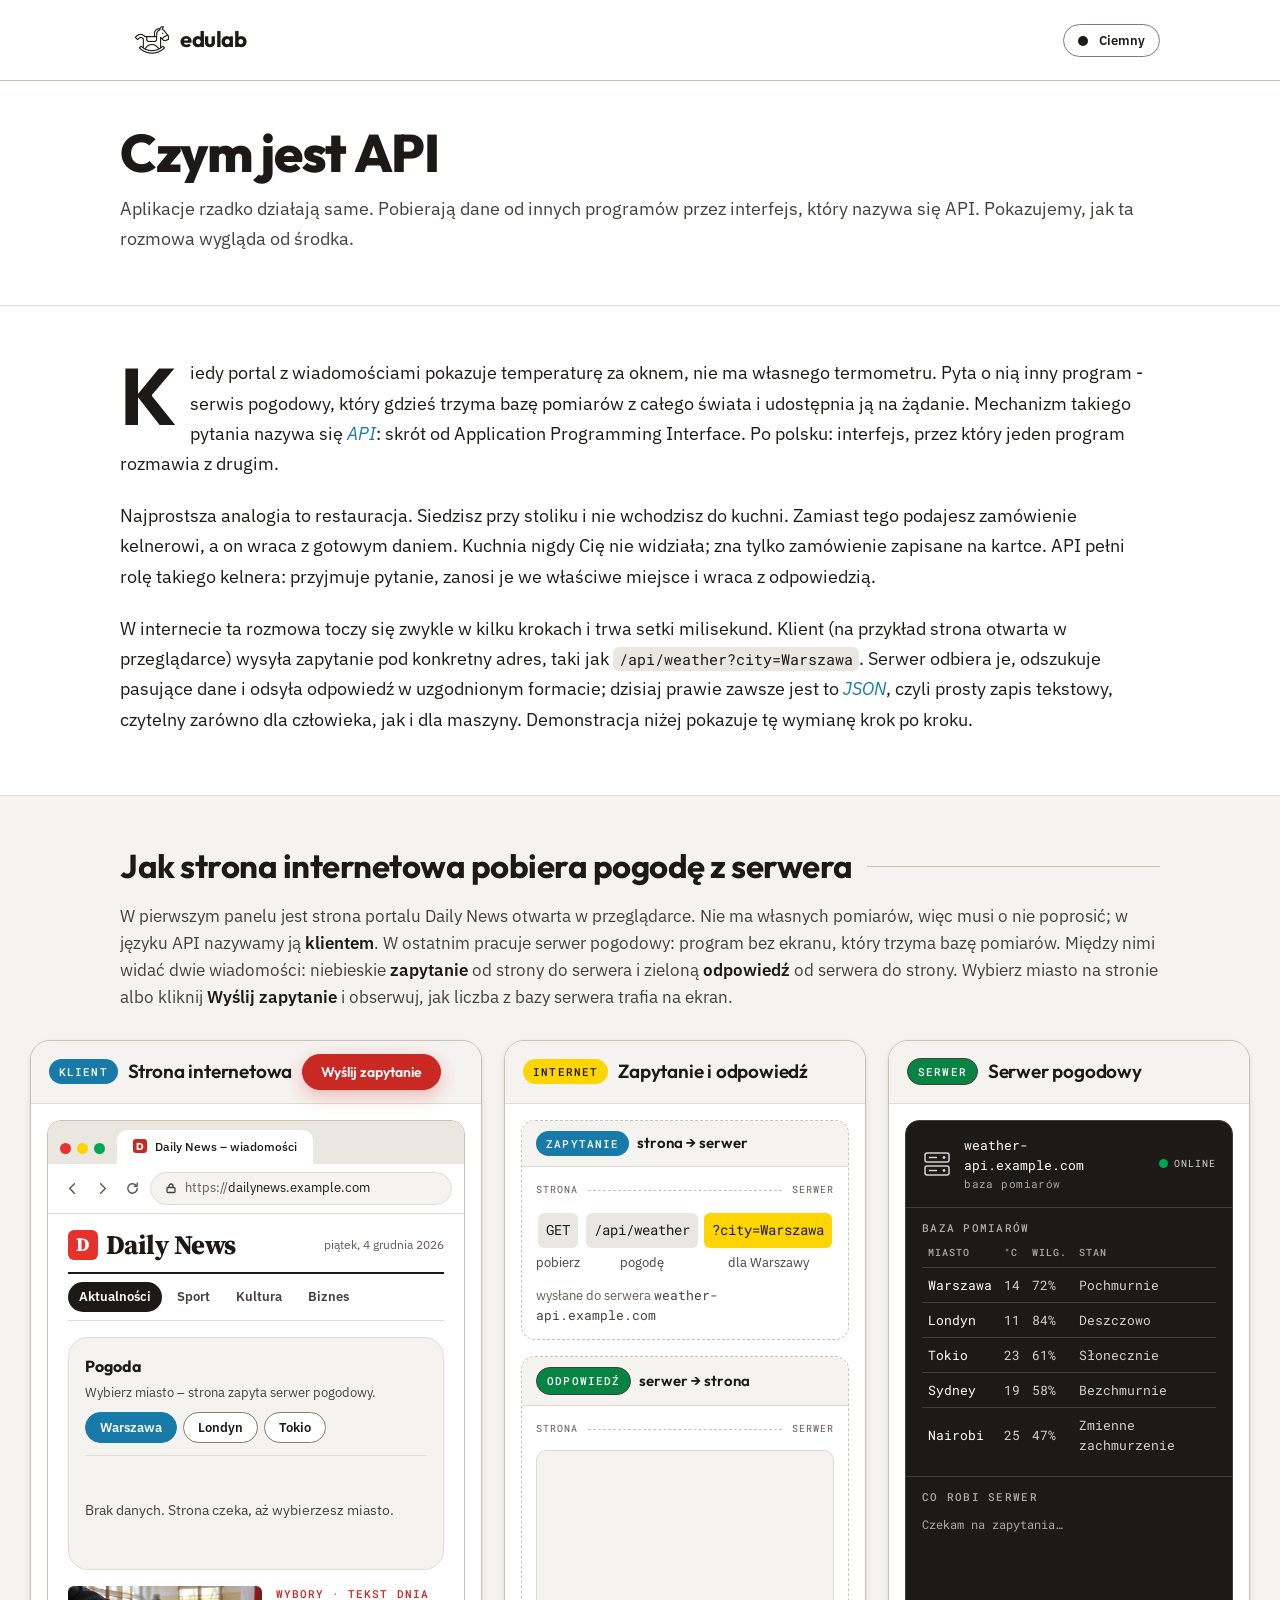
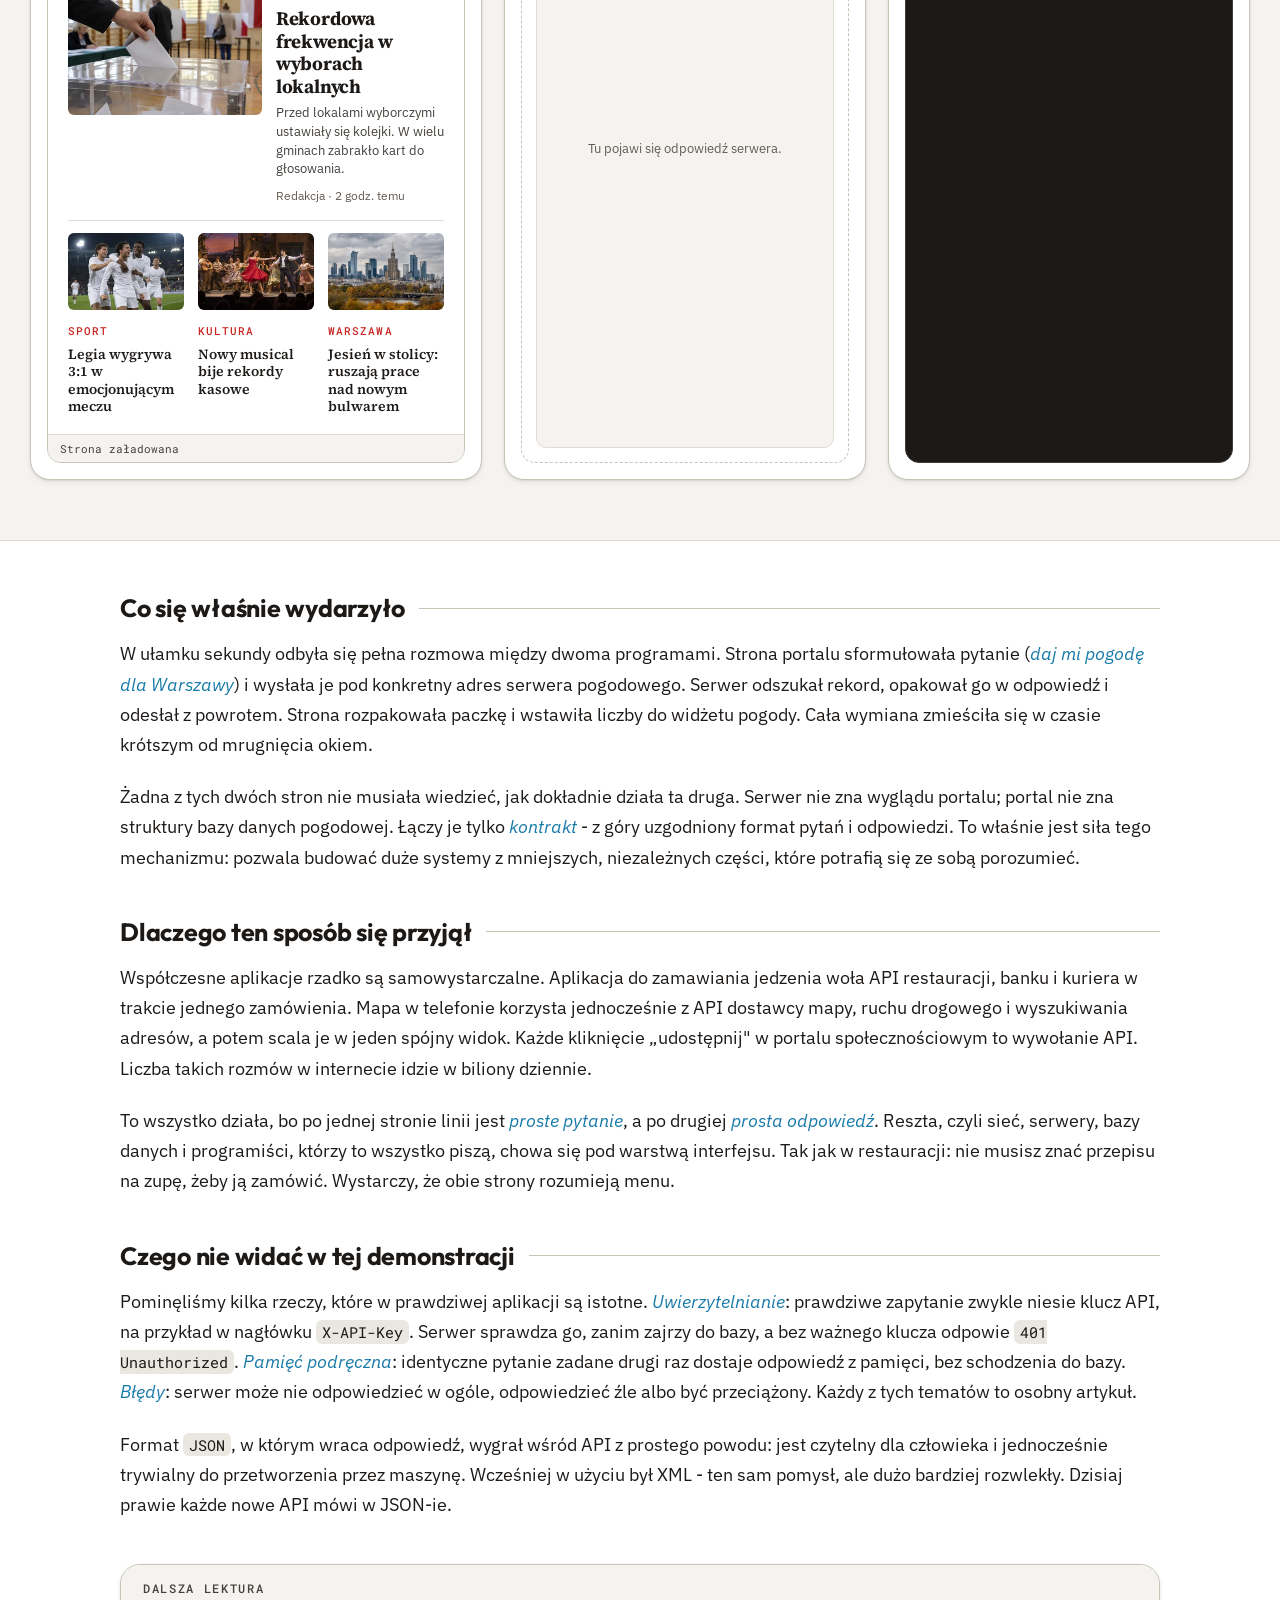
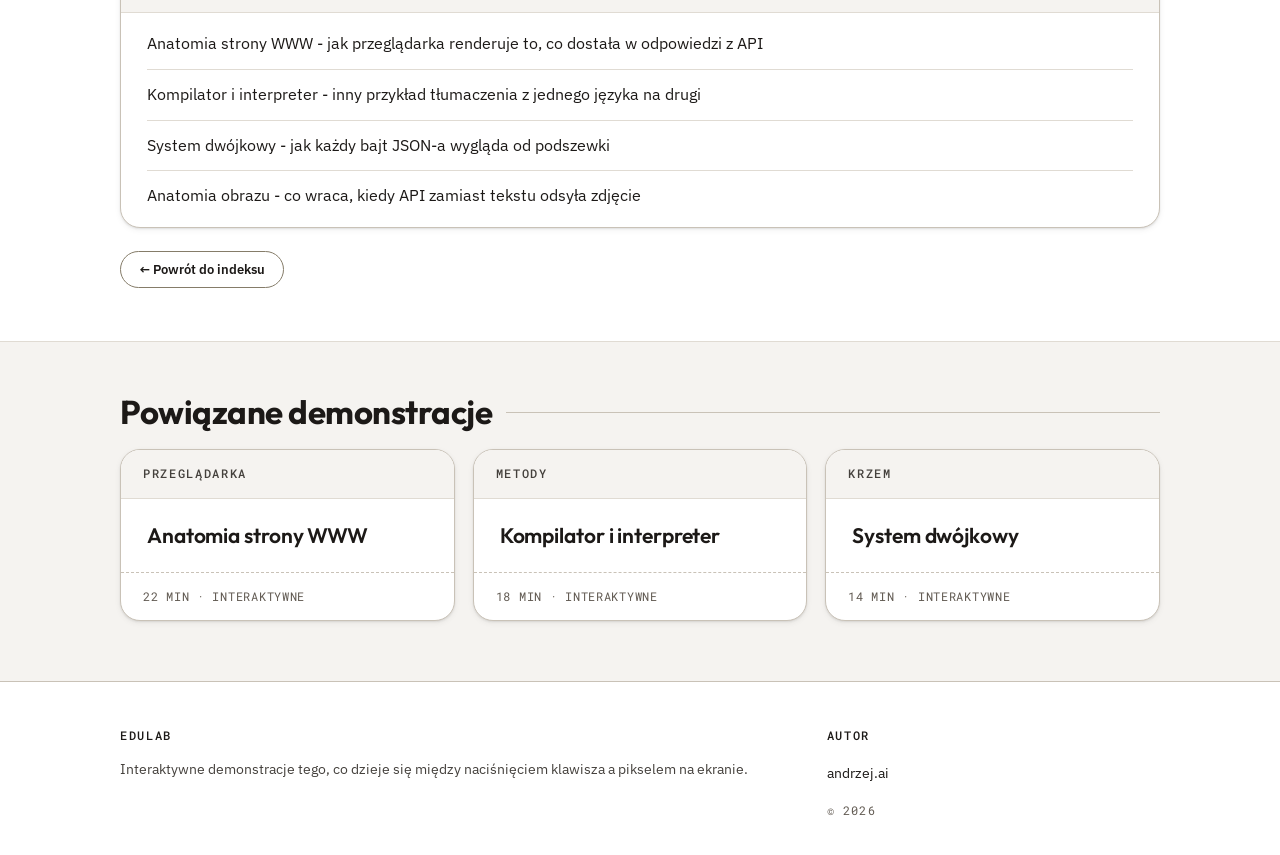
<file: api.html>
<!doctype html>
<html lang="pl">
<head>
<meta charset="utf-8" />
<meta name="viewport" content="width=device-width, initial-scale=1.0" />
<title>Czym jest API - Substrate</title>
<link rel="preconnect" href="https://fonts.googleapis.com" />
<link rel="preconnect" href="https://fonts.gstatic.com" crossorigin />
<link href="https://fonts.googleapis.com/css2?family=Outfit:wght@400;500;600;700;800&family=IBM+Plex+Sans:wght@400;500;600;700&family=Roboto+Mono:wght@400;500&family=Source+Serif+4:opsz,wght@8..60,600;8..60,700;8..60,800&display=swap" rel="stylesheet" />
<script>
  (function(){
    try {
      var saved = localStorage.getItem('substrate-theme');
      document.documentElement.dataset.theme = saved || 'light';
    } catch (_) {
      document.documentElement.dataset.theme = 'light';
    }
  })();
</script>
<link rel="stylesheet" href="colors_and_type.css" />
<link rel="stylesheet" href="site.css" />
<style>
  /* ─── API page widgets (tokens + chrome come from site.css) ───
     Blue = the website and its request, green = the server and its
     response, yellow = "look here now". */

  /* ─── Server panel tokens: a machine stays an ink panel in both themes ─── */
  :root {
    --srv-bg:  var(--ink);
    --srv-ink: var(--paper);
    --srv-ok:  var(--green);
    /* derived on the root element, so they follow the dark override below */
    --srv-ink-2: color-mix(in srgb, var(--srv-ink) 80%, var(--srv-bg));
    --srv-ink-3: color-mix(in srgb, var(--srv-ink) 62%, var(--srv-bg));
    --srv-line:  color-mix(in srgb, var(--srv-ink) 16%, var(--srv-bg));
    /* the demo news site has its own type, so it reads as someone else's page */
    --site-serif: 'Source Serif 4', Georgia, 'Times New Roman', serif;
  }
  html[data-theme="dark"] {
    --srv-bg:  var(--paper-3);
    --srv-ink: var(--ink);
    --srv-ok:  var(--green-600);   /* lifted shade in dark, 4.5:1+ on paper-3 */
  }

  .sec-lead em { font-style: normal; font-weight: 600; color: var(--ink); }
  .further { margin-top: 44px; }

  /* ─── Solid chips: actor + message labels ─── */
  .chip {
    display: inline-flex; align-items: center; gap: 6px;
    font-family: var(--font-mono); font-size: 11px; font-weight: 500;
    letter-spacing: .1em; text-transform: uppercase;
    padding: 4px 10px; border-radius: var(--r-pill); white-space: nowrap;
  }
  .chip.client { background: var(--blue-soft);   color: var(--blue-ink); }
  .chip.server { background: var(--green-soft);  color: var(--green-ink); }
  .chip.net    { background: var(--yellow-soft); color: var(--yellow-ink); }

  /* ─── Send button: red, in the client's label bar ─── */
  .btn.send {
    background: var(--red-soft); border-color: var(--red-soft); color: var(--red-ink);
    font-family: var(--font-display); padding: 8px 18px; font-size: 14px;
    box-shadow: 0 6px 18px color-mix(in srgb, var(--red) 30%, transparent);
  }
  .btn.send:hover:not(:disabled) {
    background: color-mix(in srgb, var(--red-soft) 82%, var(--ink));
    border-color: color-mix(in srgb, var(--red-soft) 82%, var(--ink)); color: var(--red-ink);
  }

  /* ─── Wide stage (breaks out of the 1100px column) ─── */
  .api-wide {
    max-width: calc(1480px + 2 * var(--pad-x));
    margin: 28px auto 0; padding: 0 var(--pad-x);
  }

  /* ─── Stage: three equal-height columns ─── */
  .api-stage {
    display: grid;
    grid-template-columns: minmax(0, 1.25fr) minmax(300px, 1fr) minmax(0, 1fr);
    grid-template-rows: auto 1fr;
    column-gap: 22px; row-gap: 0;
  }
  /* head row + body row shared by all columns, so cards start and end together */
  .actor {
    display: grid; grid-row: span 2; grid-template-rows: subgrid; min-width: 0;
    background: var(--surface); border: 1px solid var(--line-2);
    border-radius: var(--r-lg); box-shadow: var(--shadow-sm);
  }
  .actor-label {
    display: flex; flex-wrap: wrap; align-items: center; gap: 6px 10px;
    padding: 13px 18px; background: var(--paper-2);
    border-bottom: 1px solid var(--line);
    border-radius: calc(var(--r-lg) - 1px) calc(var(--r-lg) - 1px) 0 0;
    transition: background .25s;
  }
  .actor-label strong {
    font-family: var(--font-display); font-weight: 600; font-size: 19px;
    letter-spacing: -.01em; color: var(--ink);
  }
  .actor.is-active .actor-label { background: var(--yellow); }
  .actor.is-active .actor-label strong { color: var(--yellow-ink); }
  .actor-body { display: flex; flex-direction: column; min-height: 0; padding: 16px; }
  .frame { flex: 1; min-height: 0; transition: box-shadow .25s; }
  .actor.is-active .frame,
  .msg.is-active { box-shadow: 0 0 0 3px var(--yellow), var(--shadow-md); }

  /* ─── Browser window around the website ─── */
  .browser {
    display: flex; flex-direction: column;
    background: var(--surface); border: 1px solid var(--line-2);
    border-radius: var(--r-md); overflow: hidden;
  }
  .br-tabs {
    background: var(--paper-3); display: flex; align-items: flex-end;
    gap: 12px; padding: 9px 12px 0;
  }
  .br-dots { display: flex; gap: 6px; padding-bottom: 10px; }
  .br-dots span { width: 11px; height: 11px; border-radius: 50%; }
  .br-dots span:nth-child(1) { background: var(--red); }
  .br-dots span:nth-child(2) { background: var(--yellow); }
  .br-dots span:nth-child(3) { background: var(--green); }
  .br-tab {
    background: var(--surface); border-radius: var(--r-sm) var(--r-sm) 0 0;
    padding: 7px 16px 8px; display: flex; align-items: center; gap: 8px;
    font-family: var(--font-sans); font-size: 12px; font-weight: 500; color: var(--ink);
    min-width: 0; max-width: 240px; white-space: nowrap; overflow: hidden; text-overflow: ellipsis;
  }
  .br-tab .fav {
    width: 14px; height: 14px; border-radius: 3px; flex-shrink: 0;
    background: var(--red-soft); color: var(--red-ink);
    font-family: var(--font-display); font-weight: 800; font-size: 10px;
    display: grid; place-items: center;
  }
  .br-toolbar {
    display: flex; align-items: center; gap: 6px; padding: 8px 12px;
    border-bottom: 1px solid var(--line);
  }
  .br-btn { width: 24px; height: 24px; display: grid; place-items: center; color: var(--ink-3); flex-shrink: 0; }
  .br-btn svg { width: 15px; height: 15px; }
  .br-url {
    flex: 1; min-width: 0; display: flex; align-items: center; gap: 8px;
    background: var(--paper-2); border: 1px solid var(--line); border-radius: var(--r-pill); padding: 5px 14px;
    font-family: var(--font-sans); font-size: 13px; color: var(--ink-3);
    white-space: nowrap; overflow: hidden;
  }
  .br-url svg { width: 12px; height: 12px; flex-shrink: 0; color: var(--ink-2); }
  .br-url .host { color: var(--ink); }
  .br-status {
    background: var(--paper-2); border-top: 1px solid var(--line);
    padding: 5px 12px; min-height: 27px;
    font-family: var(--font-mono); font-size: 11px; color: var(--ink-2);
    white-space: nowrap; overflow: hidden; text-overflow: ellipsis;
  }

  /* ─── The news website itself (demo content) ─── */
  .site { flex: 1; background: var(--surface); color: var(--ink); padding: 0 20px 18px; }
  .site-head {
    display: flex; align-items: center; justify-content: space-between;
    gap: 12px; flex-wrap: wrap; padding: 16px 0 12px;
    border-bottom: 2px solid var(--ink);
  }
  .site-logo {
    display: flex; align-items: center; gap: 8px;
    font-family: var(--site-serif); font-weight: 800; font-size: 27px;
    letter-spacing: -.02em; line-height: 1;
  }
  .site-logo .mark {
    width: 30px; height: 30px; border-radius: var(--r-xs);
    background: var(--red-soft); color: var(--red-ink);
    display: grid; place-items: center; font-size: 19px;
  }
  .site-logo .mark { background: var(--red); color: var(--surface); }
  .site-date { font-size: 12px; color: var(--ink-3); }
  .site-nav { display: flex; flex-wrap: wrap; gap: 4px; padding: 8px 0; border-bottom: 1px solid var(--line); }
  .site-nav span {
    font-family: var(--font-sans); font-weight: 600; font-size: 13px;
    color: var(--ink-2); padding: 5px 11px; border-radius: var(--r-pill);
  }
  .site-nav span.on { background: var(--ink); color: var(--paper); }

  /* weather widget = the part of the website that talks to the API */
  .wx {
    margin: 16px 0; padding: 16px;
    background: var(--paper-2); border: 1px solid var(--line); border-radius: var(--r-lg);
    display: flex; flex-direction: column; gap: 12px;
  }
  .wx-title { font-family: var(--font-display); font-weight: 700; font-size: 16px; margin: 0; }
  .wx-hint { font-size: 12.5px; color: var(--ink-2); margin: 2px 0 10px; }
  .wx-cities { display: flex; flex-wrap: wrap; gap: 6px; }
  .wx-city {
    appearance: none; cursor: pointer;
    background: var(--surface); color: var(--ink);
    border: 1px solid var(--line-strong);
    font-family: var(--font-sans); font-weight: 600; font-size: 13px;
    padding: 6px 14px; border-radius: var(--r-pill);
    transition: background .15s, color .15s, border-color .15s;
  }
  .wx-city:hover { background: var(--paper-3); }
  .wx-city[aria-pressed="true"] { background: var(--blue-soft); border-color: var(--blue-soft); color: var(--blue-ink); }

  .wx-result {
    position: relative; display: flex; align-items: center; gap: 16px; min-height: 98px;
    padding-top: 12px; border-top: 1px solid var(--line);
  }
  .wx-result > :not(.wx-loading) { transition: opacity .25s; }
  .wx[data-filled="loading"] .wx-result > :not(.wx-loading) { opacity: .4; }
  .wx-icon { width: 56px; height: 56px; flex-shrink: 0; color: var(--ink); display: grid; place-items: center; }
  .wx-icon svg { width: 54px; height: 54px; }
  .wx-icon .ic-fill { fill: var(--paper-2); }
  .wx-temp {
    font-family: var(--font-display); font-weight: 700; font-size: 42px;
    line-height: 1; letter-spacing: -.03em;
  }
  .wx-place { font-weight: 600; font-size: 14px; }
  .wx-meta { font-size: 13px; color: var(--ink-2); line-height: 1.5; }
  .wx-empty { font-size: 13.5px; color: var(--ink-2); margin: 0; }
  .wx-loading {
    position: absolute; top: 14px; right: 0;
    font-family: var(--font-mono); font-size: 11px; letter-spacing: .08em;
    text-transform: uppercase; color: var(--ink-2);
    animation: fade-pulse 1s ease-in-out infinite alternate;
  }
  @keyframes fade-pulse { from { opacity: 1; } to { opacity: .35; } }

  /* values that came from the API: flash + numbered link to the JSON */
  .fld { border-radius: var(--r-xs); transition: background .4s, color .4s; }
  .fld.flash { background: var(--yellow); color: var(--yellow-ink); }
  .map-n {
    display: inline-grid; place-items: center; vertical-align: middle;
    width: 18px; height: 18px; margin: 0 4px; border-radius: 50%;
    background: var(--yellow); color: var(--yellow-ink);
    font-family: var(--font-mono); font-size: 10.5px; font-weight: 500; line-height: 1;
    opacity: 0; transition: opacity .3s;
  }
  #demo[data-mapped="1"] .map-n { opacity: 1; }

  .site-lead {
    display: grid; grid-template-columns: minmax(0, 1.15fr) minmax(0, 1fr); gap: 14px; align-items: start;
    padding-bottom: 14px; border-bottom: 1px solid var(--line);
  }
  .site-img {
    display: block; width: 100%; height: auto; aspect-ratio: 3 / 2; object-fit: cover;
    border-radius: var(--r-xs); background: var(--paper-3);
  }
  .site-dek { font-family: var(--font-sans); font-size: 13px; line-height: 1.45; color: var(--ink-2); margin: 6px 0 0; }
  .site-by { font-family: var(--font-sans); font-size: 11.5px; color: var(--ink-3); margin-top: 8px; }
  .site-kicker {
    font-family: var(--font-mono); font-size: 10.5px; font-weight: 500;
    letter-spacing: .1em; text-transform: uppercase; color: var(--red-600);
  }
  .site-h {
    font-family: var(--site-serif); font-weight: 700; font-size: 19px;
    line-height: 1.2; letter-spacing: -.01em; margin: 4px 0 0;
  }
  .site-more { display: grid; grid-template-columns: repeat(3, minmax(0, 1fr)); gap: 14px; padding-top: 12px; }
  .site-more .site-img { margin-bottom: 7px; }
  .site-more .t {
    display: block; font-family: var(--site-serif); font-weight: 600;
    font-size: 14px; line-height: 1.25; margin-top: 3px;
  }

  /* ─── HTTP messages in the middle ─── */
  .msgs { display: flex; flex-direction: column; gap: 16px; }
  .msg {
    display: flex; flex-direction: column;
    background: var(--surface); border: 1px solid var(--line-2);
    border-radius: var(--r-md); overflow: hidden;
    transition: box-shadow .25s;
  }
  .msg[data-state="idle"] { border-style: dashed; }
  .msg-res { flex: 1; }
  .msg-head {
    display: flex; flex-wrap: wrap; align-items: center; gap: 8px;
    padding: 10px 14px; background: var(--paper-2); border-bottom: 1px solid var(--line);
    transition: background .25s;
  }
  .msg.is-active .msg-head { background: var(--yellow); }
  .msg.is-active .msg-title { color: var(--yellow-ink); }
  .msg-title { font-family: var(--font-display); font-weight: 600; font-size: 15px; color: var(--ink); }

  .msg-track {
    display: flex; align-items: center; gap: 10px; padding: 10px 14px 8px;
    font-family: var(--font-mono); font-size: 10px; letter-spacing: .1em;
    text-transform: uppercase; color: var(--ink-3);
  }
  .rail { position: relative; flex: 1; height: 26px; }
  .rail::before {
    content: ""; position: absolute; left: 0; right: 0; top: 50%;
    border-top: 1px dashed var(--line-2);
  }
  .packet {
    position: absolute; top: 0; left: 0; height: 26px; width: 46px;
    border-radius: var(--r-pill); display: grid; place-items: center;
    font-size: 13px; line-height: 1; opacity: 0;
    transition: left .9s ease-in-out, opacity .2s;
  }
  .msg-req .packet { background: var(--blue-soft);  color: var(--blue-ink); }
  .msg-res .packet { background: var(--green-soft); color: var(--green-ink); }
  .packet[data-pos="start"] { left: 0; }
  .packet[data-pos="end"]   { left: calc(100% - 46px); }
  .packet[data-visible="1"] { opacity: 1; }

  /* request: one address, read as three plain words */
  .url { display: flex; flex-wrap: wrap; gap: 6px; padding: 2px 14px 0; }
  .seg { display: flex; flex-direction: column; align-items: center; gap: 5px; }
  .seg code {
    font-family: var(--font-mono); font-size: 14px; color: var(--ink);
    background: var(--paper-3); border-radius: var(--r-xs); padding: 6px 8px;
  }
  .seg.var code { background: var(--yellow); color: var(--yellow-ink); }
  .seg small { font-family: var(--font-sans); font-size: 13px; color: var(--ink-2); }
  .url-to { margin: 12px 14px 14px; font-size: 12.5px; color: var(--ink-3); }
  .url-to b { font-family: var(--font-mono); font-weight: 400; color: var(--ink-2); }

  /* response: status + data */
  .msg-body { flex: 1; display: flex; flex-direction: column; }
  .res-status {
    display: flex; flex-wrap: wrap; align-items: center; gap: 8px;
    padding: 2px 14px 10px; font-size: 13.5px; color: var(--ink-2);
  }
  .res-status .st {
    font-family: var(--font-mono); font-size: 13px;
    background: var(--green-soft); color: var(--green-ink);
    border-radius: var(--r-xs); padding: 3px 8px;
  }
  .res-json {
    flex: 1; margin: 0 14px 14px; padding: 12px 14px;
    background: var(--paper-2); border: 1px solid var(--line); border-radius: var(--r-sm);
    font-family: var(--font-mono); font-size: 13.5px; line-height: 1.8; color: var(--ink);
    white-space: pre; overflow-x: auto;
  }
  .res-json .jk { color: var(--ink-2); }
  .msg-empty {
    flex: 1; margin: 0 14px 14px; padding: 18px 12px; border-radius: var(--r-sm);
    background: var(--paper-2); border: 1px solid var(--line); display: grid; place-items: center; text-align: center;
    font-size: 13px; color: var(--ink-3);
  }

  /* ─── Weather server: a machine, not a page (dark data panel) ─── */
  .server {
    display: flex; flex-direction: column;
    background: var(--srv-bg); color: var(--srv-ink);
    border: 1px solid var(--srv-line); border-radius: var(--r-md);
    overflow: hidden;
  }
  .srv-head {
    display: flex; align-items: center; gap: 12px;
    padding: 14px 16px; border-bottom: 1px solid var(--srv-line);
  }
  .srv-rack { width: 30px; height: 30px; color: var(--srv-ink-2); flex-shrink: 0; }
  .srv-host { font-family: var(--font-mono); font-size: 13px; color: var(--srv-ink); overflow-wrap: anywhere; }
  .srv-sub  { font-family: var(--font-mono); font-size: 10.5px; color: var(--srv-ink-3); letter-spacing: .04em; }
  .srv-led {
    margin-left: auto; display: flex; align-items: center; gap: 6px;
    font-family: var(--font-mono); font-size: 10px; letter-spacing: .1em;
    text-transform: uppercase; color: var(--srv-ink-2); white-space: nowrap;
  }
  .srv-led i { width: 9px; height: 9px; border-radius: 50%; background: var(--green); }
  .server[data-busy="1"] .srv-led i { background: var(--yellow); animation: fade-pulse .45s ease-in-out infinite alternate; }
  .srv-sec { padding: 12px 16px 14px; }
  .srv-sec + .srv-sec { border-top: 1px solid var(--srv-line); }
  .srv-sec.grow { flex: 1; display: flex; flex-direction: column; min-height: 0; }
  .srv-sec h5 {
    margin: 0 0 8px; font-family: var(--font-mono); font-weight: 500; font-size: 10.5px;
    letter-spacing: .12em; text-transform: uppercase; color: var(--srv-ink-3);
  }
  .srv-table { width: 100%; border-collapse: collapse; font-family: var(--font-mono); font-size: 12.5px; }
  .srv-table th {
    text-align: left; font-weight: 500; font-size: 10px; letter-spacing: .1em;
    text-transform: uppercase; color: var(--srv-ink-3); padding: 0 6px 6px;
  }
  .srv-table td {
    padding: 7px 6px; color: var(--srv-ink-2); border-top: 1px solid var(--srv-line);
    transition: background .25s, color .25s;
  }
  .srv-table td:first-child { color: var(--srv-ink); }
  .srv-table tr.hit td { background: var(--yellow); color: var(--yellow-ink); border-top-color: transparent; }
  .srv-log {
    flex: 1 1 0; min-height: 84px; overflow-y: auto;
    list-style: none; margin: 0; padding: 0;
    font-family: var(--font-mono); font-size: 12px; line-height: 1.7; color: var(--srv-ink-2);
  }
  .srv-log li { overflow-wrap: anywhere; }
  .srv-log .v  { color: var(--yellow); }
  .srv-log .ok { color: var(--srv-ok); }
  .srv-log .idle { color: var(--srv-ink-3); }

  /* ─── Responsive ─── */
  @media (max-width: 1200px) {
    .api-stage { grid-template-columns: minmax(0, 1fr); grid-template-rows: none; row-gap: 22px; }
    .actor { display: flex; flex-direction: column; grid-row: auto; }
    .actor-body { flex: 1; }
  }
  @media (max-width: 768px) {
    .api-wide { margin-top: 22px; }
    .actor-label { padding: 12px 16px; }
    .actor-body { padding: 12px; }
    .site { padding: 0 14px 16px; }
    .site-lead { grid-template-columns: minmax(0, 1fr); }
    .site-more { grid-template-columns: repeat(2, minmax(0, 1fr)); }
  }
  @media (prefers-reduced-motion: reduce) {
    .packet, .frame, .msg, .fld, .actor-label, .msg-head { transition-duration: .01s; }
    .wx-loading, .server[data-busy="1"] .srv-led i { animation: none; }
  }
</style>
</head>
<body>

<header class="masthead">
  <div class="row">
    <a href="index.html" class="brand">
      <img class="edu-logo" src="edulab-mark-ink.png" alt="edulab" />
      <span class="wordmark">edulab</span>
    </a>
    <button class="theme-toggle" id="themeToggle" aria-label="Przełącz motyw">
      <span class="th-mark"></span>
      <span class="lbl-jasny">Jasny</span>
      <span class="lbl-ciemny">Ciemny</span>
    </button>
  </div>
</header>

<main>
<header class="page-head">
  <h1 class="app-title">Czym jest API</h1>
  <p class="edu-lead">Aplikacje rzadko działają same. Pobierają dane od innych programów przez interfejs, który nazywa się API. Pokazujemy, jak ta rozmowa wygląda od środka.</p>
</header>

<section class="sec"><div class="wrap">
  <div class="detail-prose dropcap">
    <p><span class="dc">K</span>iedy portal z wiadomościami pokazuje temperaturę za oknem, nie ma własnego termometru. Pyta o nią inny program - serwis pogodowy, który gdzieś trzyma bazę pomiarów z całego świata i udostępnia ją na żądanie. Mechanizm takiego pytania nazywa się <em>API</em>: skrót od Application Programming Interface. Po polsku: interfejs, przez który jeden program rozmawia z drugim.</p>

    <p>Najprostsza analogia to restauracja. Siedzisz przy stoliku i nie wchodzisz do kuchni. Zamiast tego podajesz zamówienie kelnerowi, a on wraca z gotowym daniem. Kuchnia nigdy Cię nie widziała; zna tylko zamówienie zapisane na kartce. API pełni rolę takiego kelnera: przyjmuje pytanie, zanosi je we właściwe miejsce i wraca z odpowiedzią.</p>

    <p>W internecie ta rozmowa toczy się zwykle w kilku krokach i trwa setki milisekund. Klient (na przykład strona otwarta w przeglądarce) wysyła zapytanie pod konkretny adres, taki jak <code>/api/weather?city=Warszawa</code>. Serwer odbiera je, odszukuje pasujące dane i odsyła odpowiedź w uzgodnionym formacie; dzisiaj prawie zawsze jest to <em>JSON</em>, czyli prosty zapis tekstowy, czytelny zarówno dla człowieka, jak i dla maszyny. Demonstracja niżej pokazuje tę wymianę krok po kroku.</p>
  </div>
</div></section>

<section class="sec sec-stone" id="demo" data-phase="idle" data-city="Warszawa" data-status="" data-mapped="0">
  <div class="wrap">
    <div class="sec-head"><h2>Jak strona internetowa pobiera pogodę z serwera</h2></div>
    <p class="sec-lead">W pierwszym panelu jest strona portalu Daily News otwarta w przeglądarce. Nie ma własnych pomiarów, więc musi o nie poprosić; w języku API nazywamy ją <em>klientem</em>. W ostatnim pracuje serwer pogodowy: program bez ekranu, który trzyma bazę pomiarów. Między nimi widać dwie wiadomości: niebieskie <em>zapytanie</em> od strony do serwera i zieloną <em>odpowiedź</em> od serwera do strony. Wybierz miasto na stronie albo kliknij <em>Wyślij zapytanie</em> i obserwuj, jak liczba z bazy serwera trafia na ekran.</p>
  </div>

  <div class="api-wide">
    <div class="api-stage">

      <!-- CLIENT: website in a browser -->
      <div class="actor actor-client" id="actorClient">
        <div class="actor-label">
          <span class="chip client">Klient</span>
          <strong>Strona internetowa</strong>
          <button type="button" class="btn send" id="primaryBtn">Wyślij zapytanie</button>
        </div>
        <div class="actor-body">
        <div class="browser frame">
          <div class="br-tabs">
            <div class="br-dots" aria-hidden="true"><span></span><span></span><span></span></div>
            <div class="br-tab"><span class="fav" aria-hidden="true">D</span>Daily News – wiadomości</div>
          </div>
          <div class="br-toolbar">
            <span class="br-btn" aria-hidden="true"><svg viewBox="0 0 16 16" fill="none" stroke="currentColor" stroke-width="1.6" stroke-linecap="round" stroke-linejoin="round"><path d="M10 3 5 8l5 5"/></svg></span>
            <span class="br-btn" aria-hidden="true"><svg viewBox="0 0 16 16" fill="none" stroke="currentColor" stroke-width="1.6" stroke-linecap="round" stroke-linejoin="round"><path d="m6 3 5 5-5 5"/></svg></span>
            <span class="br-btn" aria-hidden="true"><svg viewBox="0 0 16 16" fill="none" stroke="currentColor" stroke-width="1.6" stroke-linecap="round" stroke-linejoin="round"><path d="M13 8a5 5 0 1 1-1.5-3.6"/><path d="M13 2.5v3h-3"/></svg></span>
            <div class="br-url">
              <svg viewBox="0 0 12 12" fill="none" stroke="currentColor" stroke-width="1.3"><rect x="2" y="5.5" width="8" height="5" rx="1"/><path d="M4 5.5V4a2 2 0 0 1 4 0v1.5"/></svg>
              <span>https://<span class="host">dailynews.example.com</span></span>
            </div>
          </div>

          <div class="site">
            <div class="site-head">
              <div class="site-logo"><span class="mark" aria-hidden="true">D</span>Daily News</div>
              <div class="site-date" id="siteDate"></div>
            </div>
            <nav class="site-nav" aria-label="Menu portalu (makieta)">
              <span class="on">Aktualności</span><span>Sport</span><span>Kultura</span><span>Biznes</span>
            </nav>

            <!-- weather widget: the only part of this page that uses the API -->
            <div class="wx" id="wx" data-filled="empty">
              <div>
                <h4 class="wx-title">Pogoda</h4>
                <p class="wx-hint">Wybierz miasto – strona zapyta serwer pogodowy.</p>
                <div class="wx-cities" id="wxCities"></div>
              </div>
              <div class="wx-result" id="wxResult"></div>
            </div>

            <article class="site-lead">
              <img class="site-img" src="img/news-lead.webp" alt="" width="720" height="480" />
              <div>
                <div class="site-kicker">Wybory · Tekst dnia</div>
                <h3 class="site-h">Rekordowa frekwencja w wyborach lokalnych</h3>
                <p class="site-dek">Przed lokalami wyborczymi ustawiały się kolejki. W wielu gminach zabrakło kart do głosowania.</p>
                <div class="site-by">Redakcja · 2 godz. temu</div>
              </div>
            </article>
            <div class="site-more">
              <div><img class="site-img" src="img/news-sport.webp" alt="" width="420" height="280" /><span class="site-kicker">Sport</span><span class="t">Legia wygrywa 3:1 w emocjonującym meczu</span></div>
              <div><img class="site-img" src="img/news-culture.webp" alt="" width="420" height="280" /><span class="site-kicker">Kultura</span><span class="t">Nowy musical bije rekordy kasowe</span></div>
              <div><img class="site-img" src="img/news-city.webp" alt="" width="420" height="280" /><span class="site-kicker">Warszawa</span><span class="t">Jesień w stolicy: ruszają prace nad nowym bulwarem</span></div>
            </div>
          </div>
          <div class="br-status" id="brStatus" role="status" aria-live="polite"></div>
        </div>
        </div>
      </div>

      <!-- WIRE: the two messages -->
      <div class="actor wire" id="actorWire">
        <div class="actor-label">
          <span class="chip net">Internet</span>
          <strong>Zapytanie i odpowiedź</strong>
        </div>
        <div class="actor-body">
        <div class="msgs frame">
          <div class="msg msg-req" id="msgReq" data-state="idle">
            <div class="msg-head">
              <span class="chip client">Zapytanie</span>
              <span class="msg-title">strona → serwer</span>
            </div>
            <div class="msg-track" aria-hidden="true">
              <span>Strona</span>
              <div class="rail"><span class="packet" id="pktReq" data-pos="start">✉ →</span></div>
              <span>Serwer</span>
            </div>
            <div id="reqBody"></div>
          </div>

          <div class="msg msg-res" id="msgRes" data-state="idle">
            <div class="msg-head">
              <span class="chip server">Odpowiedź</span>
              <span class="msg-title">serwer → strona</span>
            </div>
            <div class="msg-track" aria-hidden="true">
              <span>Strona</span>
              <div class="rail"><span class="packet" id="pktRes" data-pos="end">← ✉</span></div>
              <span>Serwer</span>
            </div>
            <div class="msg-body" id="resBody"></div>
          </div>
        </div>
        </div>
      </div>

      <!-- SERVER -->
      <div class="actor actor-server" id="actorServer">
        <div class="actor-label">
          <span class="chip server">Serwer</span>
          <strong>Serwer pogodowy</strong>
        </div>
        <div class="actor-body">
        <div class="server frame" id="server" data-busy="0">
          <div class="srv-head">
            <svg class="srv-rack" viewBox="0 0 30 30" fill="none" stroke="currentColor" stroke-width="1.5" aria-hidden="true">
              <rect x="3" y="4" width="24" height="9" rx="2"/><rect x="3" y="17" width="24" height="9" rx="2"/>
              <path d="M7 8.5h8M7 21.5h8"/><circle cx="22" cy="8.5" r="1.4" fill="currentColor" stroke="none"/><circle cx="22" cy="21.5" r="1.4" fill="currentColor" stroke="none"/>
            </svg>
            <div>
              <div class="srv-host">weather-api.example.com</div>
              <div class="srv-sub">baza pomiarów</div>
            </div>
            <div class="srv-led" id="srvLed"><i></i><span>Online</span></div>
          </div>
          <div class="srv-sec">
            <h5>Baza pomiarów</h5>
            <table class="srv-table">
              <thead><tr><th>Miasto</th><th>°C</th><th>Wilg.</th><th>Stan</th></tr></thead>
              <tbody id="srvTable"></tbody>
            </table>
          </div>
          <div class="srv-sec grow">
            <h5>Co robi serwer</h5>
            <ul class="srv-log" id="srvLog" aria-label="Dziennik serwera"></ul>
          </div>
        </div>
        </div>
      </div>

    </div><!-- /api-stage -->
  </div><!-- /api-wide -->
</section>

<section class="sec"><div class="wrap">
  <div class="detail-prose">
    <h3>Co się właśnie wydarzyło</h3>
    <p>W ułamku sekundy odbyła się pełna rozmowa między dwoma programami. Strona portalu sformułowała pytanie (<em>daj mi pogodę dla Warszawy</em>) i wysłała je pod konkretny adres serwera pogodowego. Serwer odszukał rekord, opakował go w odpowiedź i odesłał z powrotem. Strona rozpakowała paczkę i wstawiła liczby do widżetu pogody. Cała wymiana zmieściła się w czasie krótszym od mrugnięcia okiem.</p>

    <p>Żadna z tych dwóch stron nie musiała wiedzieć, jak dokładnie działa ta druga. Serwer nie zna wyglądu portalu; portal nie zna struktury bazy danych pogodowej. Łączy je tylko <em>kontrakt</em> - z góry uzgodniony format pytań i odpowiedzi. To właśnie jest siła tego mechanizmu: pozwala budować duże systemy z mniejszych, niezależnych części, które potrafią się ze sobą porozumieć.</p>

    <h3>Dlaczego ten sposób się przyjął</h3>
    <p>Współczesne aplikacje rzadko są samowystarczalne. Aplikacja do zamawiania jedzenia woła API restauracji, banku i kuriera w trakcie jednego zamówienia. Mapa w telefonie korzysta jednocześnie z API dostawcy mapy, ruchu drogowego i wyszukiwania adresów, a potem scala je w jeden spójny widok. Każde kliknięcie „udostępnij" w portalu społecznościowym to wywołanie API. Liczba takich rozmów w internecie idzie w biliony dziennie.</p>

    <p>To wszystko działa, bo po jednej stronie linii jest <em>proste pytanie</em>, a po drugiej <em>prosta odpowiedź</em>. Reszta, czyli sieć, serwery, bazy danych i programiści, którzy to wszystko piszą, chowa się pod warstwą interfejsu. Tak jak w restauracji: nie musisz znać przepisu na zupę, żeby ją zamówić. Wystarczy, że obie strony rozumieją menu.</p>

    <h3>Czego nie widać w tej demonstracji</h3>
    <p>Pominęliśmy kilka rzeczy, które w prawdziwej aplikacji są istotne. <em>Uwierzytelnianie</em>: prawdziwe zapytanie zwykle niesie klucz API, na przykład w nagłówku <code>X-API-Key</code>. Serwer sprawdza go, zanim zajrzy do bazy, a bez ważnego klucza odpowie <code>401 Unauthorized</code>. <em>Pamięć podręczna</em>: identyczne pytanie zadane drugi raz dostaje odpowiedź z pamięci, bez schodzenia do bazy. <em>Błędy</em>: serwer może nie odpowiedzieć w ogóle, odpowiedzieć źle albo być przeciążony. Każdy z tych tematów to osobny artykuł.</p>

    <p>Format <code>JSON</code>, w którym wraca odpowiedź, wygrał wśród API z prostego powodu: jest czytelny dla człowieka i jednocześnie trywialny do przetworzenia przez maszynę. Wcześniej w użyciu był XML - ten sam pomysł, ale dużo bardziej rozwlekły. Dzisiaj prawie każde nowe API mówi w JSON-ie.</p>
  </div>

  <aside class="card further">
    <div class="card-head"><span class="kicker">Dalsza lektura</span></div>
    <ul class="link-list">
      <li><a href="website.html">Anatomia strony WWW - jak przeglądarka renderuje to, co dostała w odpowiedzi z API</a></li>
      <li><a href="compilation.html">Kompilator i interpreter - inny przykład tłumaczenia z jednego języka na drugi</a></li>
      <li><a href="binary.html">System dwójkowy - jak każdy bajt JSON-a wygląda od podszewki</a></li>
      <li><a href="image.html">Anatomia obrazu - co wraca, kiedy API zamiast tekstu odsyła zdjęcie</a></li>
    </ul>
  </aside>
  <div class="back-row"><a class="btn" href="index.html">← Powrót do indeksu</a></div>
</div></section>

<section class="sec sec-stone"><div class="wrap">
  <div class="sec-head"><h2>Powiązane demonstracje</h2></div>
  <div class="related-grid">
    <a class="card related" href="website.html">
      <div class="card-head"><span class="kicker">Przeglądarka</span></div>
      <div class="card-body"><h4>Anatomia strony WWW</h4></div>
      <div class="card-foot"><span class="read">22 min · Interaktywne</span></div>
    </a>
    <a class="card related" href="compilation.html">
      <div class="card-head"><span class="kicker">Metody</span></div>
      <div class="card-body"><h4>Kompilator i interpreter</h4></div>
      <div class="card-foot"><span class="read">18 min · Interaktywne</span></div>
    </a>
    <a class="card related" href="binary.html">
      <div class="card-head"><span class="kicker">Krzem</span></div>
      <div class="card-body"><h4>System dwójkowy</h4></div>
      <div class="card-foot"><span class="read">14 min · Interaktywne</span></div>
    </a>
  </div>
</div></section>
</main>

<footer class="footer">
  <div class="footer-grid">
    <div class="col">
      <h6>edulab</h6>
      <p>Interaktywne demonstracje tego, co dzieje się między naciśnięciem klawisza a pikselem na ekranie.</p>
    </div>
    <div class="col">
      <h6>Autor</h6>
      <a href="https://andrzej.ai">andrzej.ai</a>
      <p class="foot-copy">© 2026</p>
    </div>
  </div>
</footer>

<script>
  // ─── Constants ───────────────────────────────────────────────
  const API_HOST = 'weather-api.example.com';
  const API_PATH = '/api/weather';
  const STEP_MS = 1700;
  const PHASE_DONE = 7;

  // what the weather server keeps in its database
  const DB = {
    'Warszawa': { temp: 14, humidity: 72, description: 'Pochmurnie' },
    'Londyn':   { temp: 11, humidity: 84, description: 'Deszczowo' },
    'Tokio':    { temp: 23, humidity: 61, description: 'Słonecznie' },
    'Sydney':   { temp: 19, humidity: 58, description: 'Bezchmurnie' },
    'Nairobi':  { temp: 25, humidity: 47, description: 'Zmienne zachmurzenie' },
  };

  // cities the website offers; genitive for "pogoda dla ..."
  const CITIES = { 'Warszawa': 'Warszawy', 'Londyn': 'Londynu', 'Tokio': 'Tokio' };

  // phases: 1 website builds request · 2 request travels · 3 server looks up
  //         4 server answers · 5 response travels · 6 website shows data
  const PHASE_ACTOR = { 1: 'client', 3: 'server', 4: 'server', 6: 'client' };

  // numbered links between JSON fields and the widget
  const MAP_N = { city: 1, temperature: 2, humidity: 3, description: 4 };

  // the website picks an icon for the description it receives
  const ICON_FOR = {
    'Pochmurnie': 'cloudy', 'Deszczowo': 'rain', 'Słonecznie': 'sun',
    'Bezchmurnie': 'clear', 'Zmienne zachmurzenie': 'partly',
  };
  const WEATHER_ICONS = {
    sun: `<circle cx="20" cy="20" r="6"/><line x1="20" y1="6" x2="20" y2="10"/><line x1="20" y1="30" x2="20" y2="34"/><line x1="6" y1="20" x2="10" y2="20"/><line x1="30" y1="20" x2="34" y2="20"/><line x1="10" y1="10" x2="13" y2="13"/><line x1="27" y1="27" x2="30" y2="30"/><line x1="10" y1="30" x2="13" y2="27"/><line x1="27" y1="13" x2="30" y2="10"/>`,
    clear: `<path d="M 28 22 A 10 10 0 1 1 18 12 A 8 8 0 0 0 28 22 Z"/><circle cx="32" cy="14" r=".8" fill="currentColor"/><circle cx="10" cy="10" r=".8" fill="currentColor"/><circle cx="34" cy="28" r=".8" fill="currentColor"/>`,
    cloudy: `<path d="M 12 26 Q 6 26 6 21 Q 6 16 11 16 Q 12 11 18 11 Q 24 11 25 16 Q 32 16 32 22 Q 32 26 27 26 Z"/><path d="M 16 30 Q 12 30 12 26 Q 12 22 17 22 Q 18 18 23 18 Q 28 18 29 22 Q 34 22 34 26 Q 34 30 30 30 Z" opacity=".5"/>`,
    rain: `<path d="M 12 22 Q 6 22 6 17 Q 6 12 11 12 Q 12 7 18 7 Q 24 7 25 12 Q 32 12 32 18 Q 32 22 27 22 Z"/><line x1="12" y1="26" x2="10" y2="32"/><line x1="19" y1="26" x2="17" y2="32"/><line x1="26" y1="26" x2="24" y2="32"/><line x1="32" y1="26" x2="30" y2="32"/>`,
    partly: `<circle cx="14" cy="14" r="5"/><line x1="14" y1="4" x2="14" y2="7"/><line x1="4" y1="14" x2="7" y2="14"/><line x1="6" y1="6" x2="8" y2="8"/><line x1="22" y1="6" x2="20" y2="8"/><path class="ic-fill" d="M 16 28 Q 10 28 10 23 Q 10 18 15 18 Q 17 14 22 14 Q 28 14 29 19 Q 35 19 35 24 Q 35 28 30 28 Z"/>`,
  };

  // ─── State ───────────────────────────────────────────────────
  const state = {
    city: 'Warszawa',
    phase: 0,          // 0 idle · 1-6 steps · 7 done
    response: null,    // built by the server in phase 4
    shown: null,       // what the widget currently displays
    log: [],           // what the server did for the current request
    flash: false,      // highlight freshly inserted values
  };
  let timer = null;

  // ─── DOM refs ────────────────────────────────────────────────
  const $ = id => document.getElementById(id);
  const demoEl = $('demo');
  const primaryBtn = $('primaryBtn');
  const actorEls = { client: $('actorClient'), server: $('actorServer') };
  const wxEl = $('wx');
  const wxCitiesEl = $('wxCities');
  const wxResultEl = $('wxResult');
  const brStatusEl = $('brStatus');
  const msgReqEl = $('msgReq');
  const msgResEl = $('msgRes');
  const reqBodyEl = $('reqBody');
  const resBodyEl = $('resBody');
  const pktReqEl = $('pktReq');
  const pktResEl = $('pktRes');
  const serverEl = $('server');
  const srvLedEl = $('srvLed');
  const srvTableEl = $('srvTable');
  const srvLogEl = $('srvLog');

  // ─── Helpers ─────────────────────────────────────────────────
  const esc = s => String(s).replace(/[&<>"]/g, c => ({ '&': '&amp;', '<': '&lt;', '>': '&gt;', '"': '&quot;' }[c]));
  const isRunning = () => state.phase >= 1 && state.phase < PHASE_DONE;

  function buildResponse(city) {
    const row = DB[city];
    return {
      status: 200, statusText: 'OK',
      body: { city, temperature: row.temp, humidity: row.humidity, description: row.description },
    };
  }

  function stopTimer() { clearTimeout(timer); timer = null; }
  function schedule() {
    stopTimer();
    if (isRunning()) timer = setTimeout(() => enterPhase(state.phase + 1), STEP_MS);
  }

  // ─── State transitions (finite state machine) ───────────────
  function enterPhase(n) {
    state.phase = n;
    state.flash = false;
    const city = state.city;
    if (n === 1) { state.response = null; state.log = []; }
    if (n === 3) {
      state.log.push(`<span class="v">← zapytanie o pogodę dla: ${esc(city)}</span>`);
      state.log.push(`szukam „${esc(city)}” w bazie… <span class="ok">jest</span>`);
    }
    if (n === 4) {
      state.response = buildResponse(city);
      state.log.push(`<span class="ok">→ odsyłam dane: 200 OK</span>`);
    }
    if (n === 6) {
      state.shown = { city, response: state.response };
      state.flash = true;
    }
    render();
    schedule();
  }

  function start() { stopTimer(); enterPhase(1); }
  function selectCity(city) {
    if (!(city in CITIES)) return;
    state.city = city;
    start();
  }
  function onPrimary() { if (!isRunning()) start(); }

  // ─── Render ──────────────────────────────────────────────────
  function renderControls() {
    let label = 'Wyślij zapytanie';
    if (state.phase === PHASE_DONE) label = 'Wyślij ponownie';
    else if (isRunning()) label = 'Wysyłanie…';
    primaryBtn.textContent = label;
    primaryBtn.disabled = isRunning();
  }

  function renderActors() {
    const actor = PHASE_ACTOR[state.phase];
    Object.entries(actorEls).forEach(([k, el]) => el.classList.toggle('is-active', k === actor));
    // in the middle, highlight the message that is being written or travelling
    msgReqEl.classList.toggle('is-active', state.phase === 1 || state.phase === 2);
    msgResEl.classList.toggle('is-active', state.phase === 4 || state.phase === 5);
  }

  function buildCities() {
    wxCitiesEl.innerHTML = Object.keys(CITIES).map(c =>
      `<button type="button" class="wx-city" data-city="${esc(c)}" aria-pressed="false">${esc(c)}</button>`
    ).join('');
  }
  function renderCities() {
    wxCitiesEl.querySelectorAll('.wx-city').forEach(b => b.setAttribute('aria-pressed', String(b.dataset.city === state.city)));
  }

  function renderWidget() {
    const loading = isRunning() && state.phase < 6;
    wxEl.dataset.filled = loading ? 'loading' : (state.shown ? 'filled' : 'empty');
    const fl = state.flash ? ' flash' : '';
    const n = k => `<span class="map-n">${MAP_N[k]}</span>`;
    let html = `<p class="wx-empty">${loading ? '' : 'Brak danych. Strona czeka, aż wybierzesz miasto.'}</p>`;
    if (state.shown) {
      const d = state.shown.response.body;
      html = `
        <div class="wx-icon"><svg viewBox="0 0 40 40" fill="none" stroke="currentColor" stroke-width="1.5" stroke-linecap="round" stroke-linejoin="round">${WEATHER_ICONS[ICON_FOR[d.description]] || WEATHER_ICONS.sun}</svg></div>
        <div>
          <div class="wx-place"><span class="fld${fl}" data-field="city">${esc(d.city)}</span>${n('city')}</div>
          <div class="wx-temp"><span class="fld${fl}" data-field="temperature">${d.temperature}°C</span>${n('temperature')}</div>
          <div class="wx-meta"><span class="fld${fl}" data-field="description">${esc(d.description)}</span>${n('description')} · wilgotność <span class="fld${fl}" data-field="humidity">${d.humidity}%</span>${n('humidity')}</div>
        </div>`;
    }
    if (loading) html = `<span class="wx-loading">Pobieram dane…</span>${state.shown ? html : ''}`;
    wxResultEl.innerHTML = html;
    demoEl.dataset.mapped = (state.shown && state.phase >= 6) ? '1' : '0';
  }

  function renderBrowserStatus() {
    const p = state.phase;
    let s = state.shown ? 'Gotowe' : 'Strona załadowana';
    if (p >= 1 && p <= 2) s = `Wysyłanie zapytania do ${API_HOST}…`;
    if (p >= 3 && p <= 4) s = `Oczekiwanie na ${API_HOST}…`;
    if (p === 5) s = `Odbieranie danych z ${API_HOST}…`;
    brStatusEl.textContent = s;
  }

  function renderRequest() {
    const p = state.phase;
    msgReqEl.dataset.state = p === 0 ? 'idle' : (p <= 2 ? 'sending' : 'delivered');
    pktReqEl.dataset.pos = p >= 2 ? 'end' : 'start';
    pktReqEl.dataset.visible = p >= 1 ? '1' : '0';
    reqBodyEl.innerHTML = `
      <div class="url">
        <span class="seg"><code>GET</code><small>pobierz</small></span>
        <span class="seg"><code>${esc(API_PATH)}</code><small>pogodę</small></span>
        <span class="seg var"><code>?city=${esc(state.city)}</code><small>dla ${esc(CITIES[state.city])}</small></span>
      </div>
      <p class="url-to">wysłane do serwera <b>${API_HOST}</b></p>`;
  }

  function jsonHtml(body) {
    const keys = Object.keys(body);
    const lines = keys.map((k, i) => {
      const v = typeof body[k] === 'number' ? body[k] : `"${esc(body[k])}"`;
      return `  <span class="jk">"${k}"</span>: ${v}${i < keys.length - 1 ? ',' : ''}<span class="map-n">${MAP_N[k]}</span>`;
    });
    return `{\n${lines.join('\n')}\n}`;
  }

  function renderResponse() {
    const p = state.phase;
    const r = state.response;
    msgResEl.dataset.state = p < 4 ? 'idle' : (p <= 5 ? 'sending' : 'delivered');
    pktResEl.dataset.pos = p >= 5 ? 'start' : 'end';
    pktResEl.dataset.visible = p >= 4 ? '1' : '0';
    resBodyEl.innerHTML = r
      ? `<div class="res-status"><span class="st">${r.status} ${r.statusText}</span>udało się, oto dane w formacie JSON:</div>
         <div class="res-json">${jsonHtml(r.body)}</div>`
      : `<p class="msg-empty">Tu pojawi się odpowiedź serwera.</p>`;
  }

  function renderServer() {
    const p = state.phase;
    const busy = p === 3 || p === 4;
    serverEl.dataset.busy = busy ? '1' : '0';
    srvLedEl.querySelector('span').textContent = busy ? 'Pracuje' : 'Online';
    const hit = busy ? state.city : null;
    srvTableEl.innerHTML = Object.entries(DB).map(([c, d]) =>
      `<tr${c === hit ? ' class="hit"' : ''}><td>${esc(c)}</td><td>${d.temp}</td><td>${d.humidity}%</td><td>${esc(d.description)}</td></tr>`
    ).join('');
    srvLogEl.innerHTML = state.log.length
      ? state.log.map(l => `<li>${l}</li>`).join('')
      : `<li class="idle">Czekam na zapytania…</li>`;
  }

  function render() {
    demoEl.dataset.phase = state.phase === 0 ? 'idle' : (state.phase === PHASE_DONE ? 'done' : String(state.phase));
    demoEl.dataset.city = state.city;
    demoEl.dataset.status = state.response ? String(state.response.status) : '';
    renderControls();
    renderActors();
    renderCities();
    renderWidget();
    renderBrowserStatus();
    renderRequest();
    renderResponse();
    renderServer();
  }

  // ─── Listeners ───────────────────────────────────────────────
  primaryBtn.addEventListener('click', onPrimary);
  document.getElementById('themeToggle').addEventListener('click', function(){
    var next = document.documentElement.dataset.theme === 'light' ? 'dark' : 'light';
    document.documentElement.dataset.theme = next;
    try { localStorage.setItem('substrate-theme', next); } catch (_) {}
    document.dispatchEvent(new CustomEvent('themechange', { detail: next }));
  });
  wxCitiesEl.addEventListener('click', e => {
    const btn = e.target.closest('.wx-city');
    if (btn) selectCity(btn.dataset.city);
  });

  // ─── Init ────────────────────────────────────────────────────
  $('siteDate').textContent = new Intl.DateTimeFormat('pl-PL', { weekday: 'long', day: 'numeric', month: 'long', year: 'numeric' }).format(new Date());
  buildCities();
  render();
  // small handle for agents and tests: read state, drive the FSM
  window.API_DEMO = { state, selectCity, start };
</script>
</body>
</html>
</file>
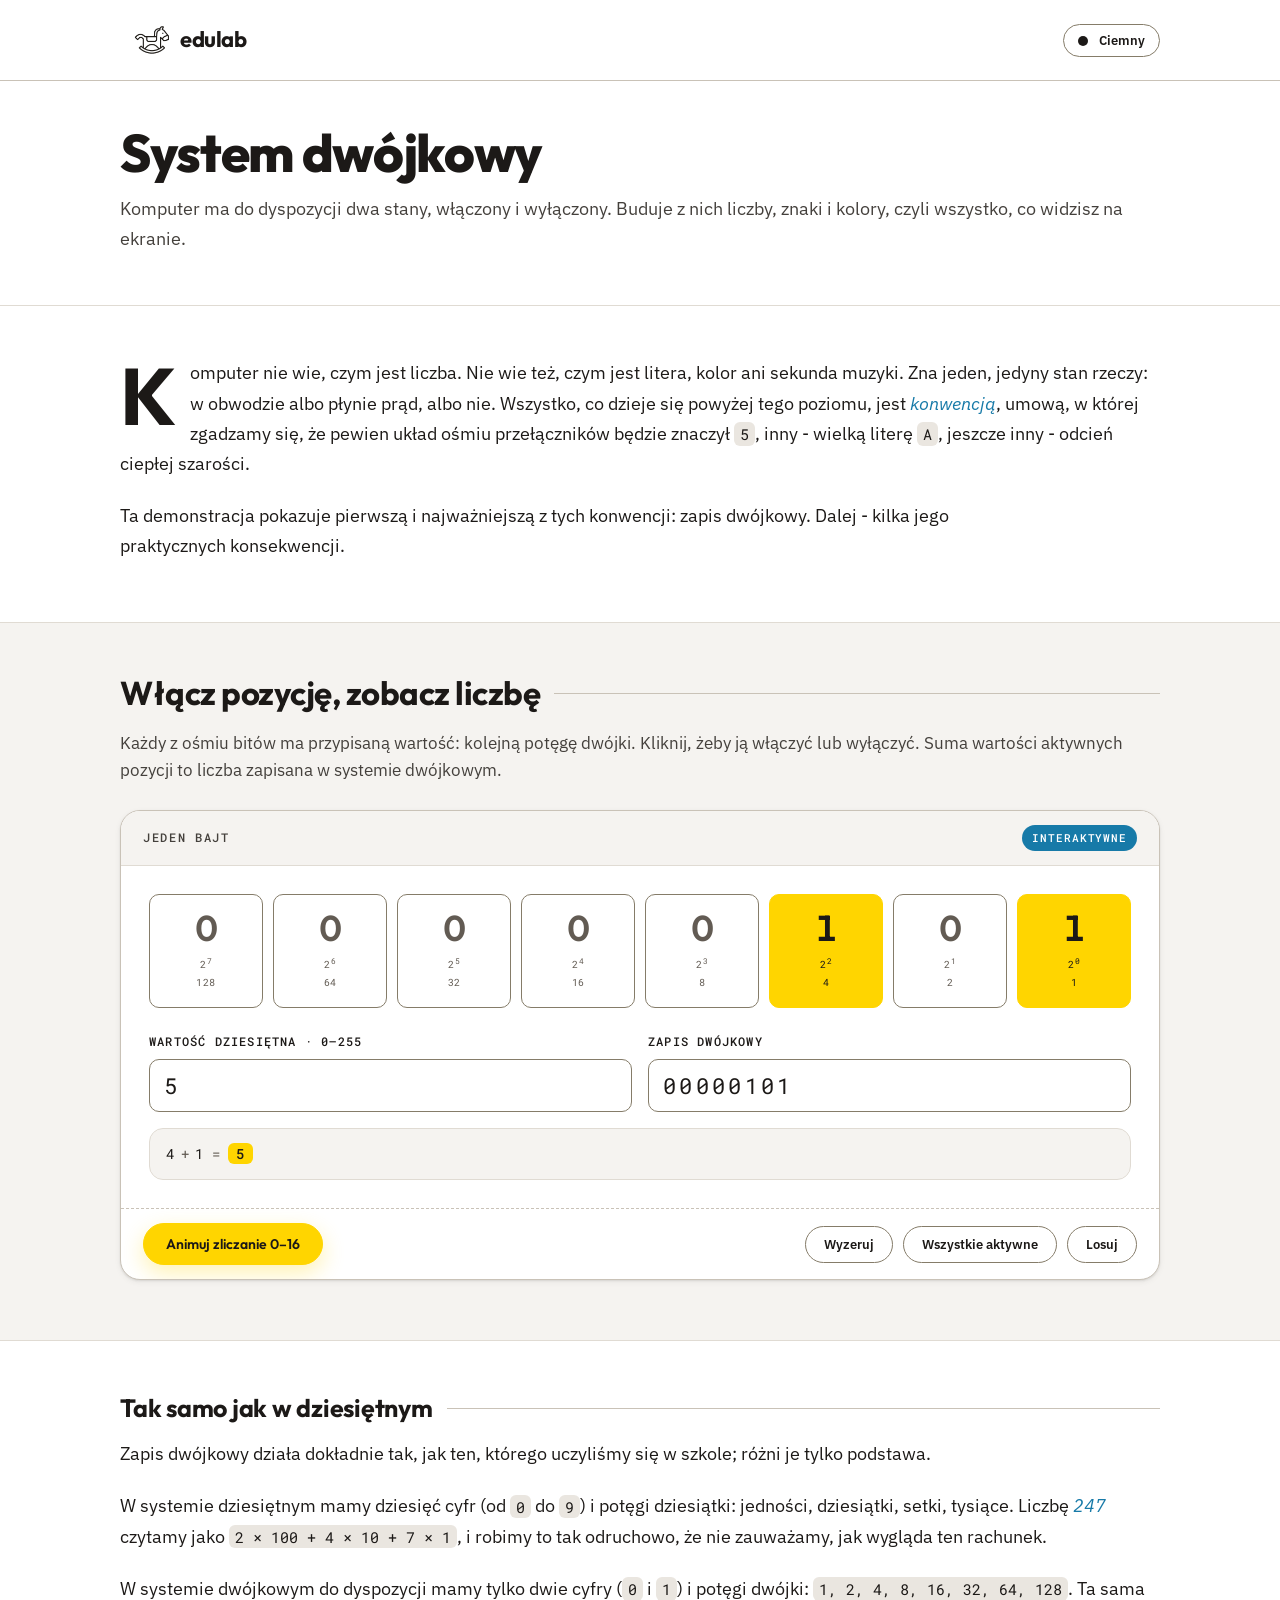
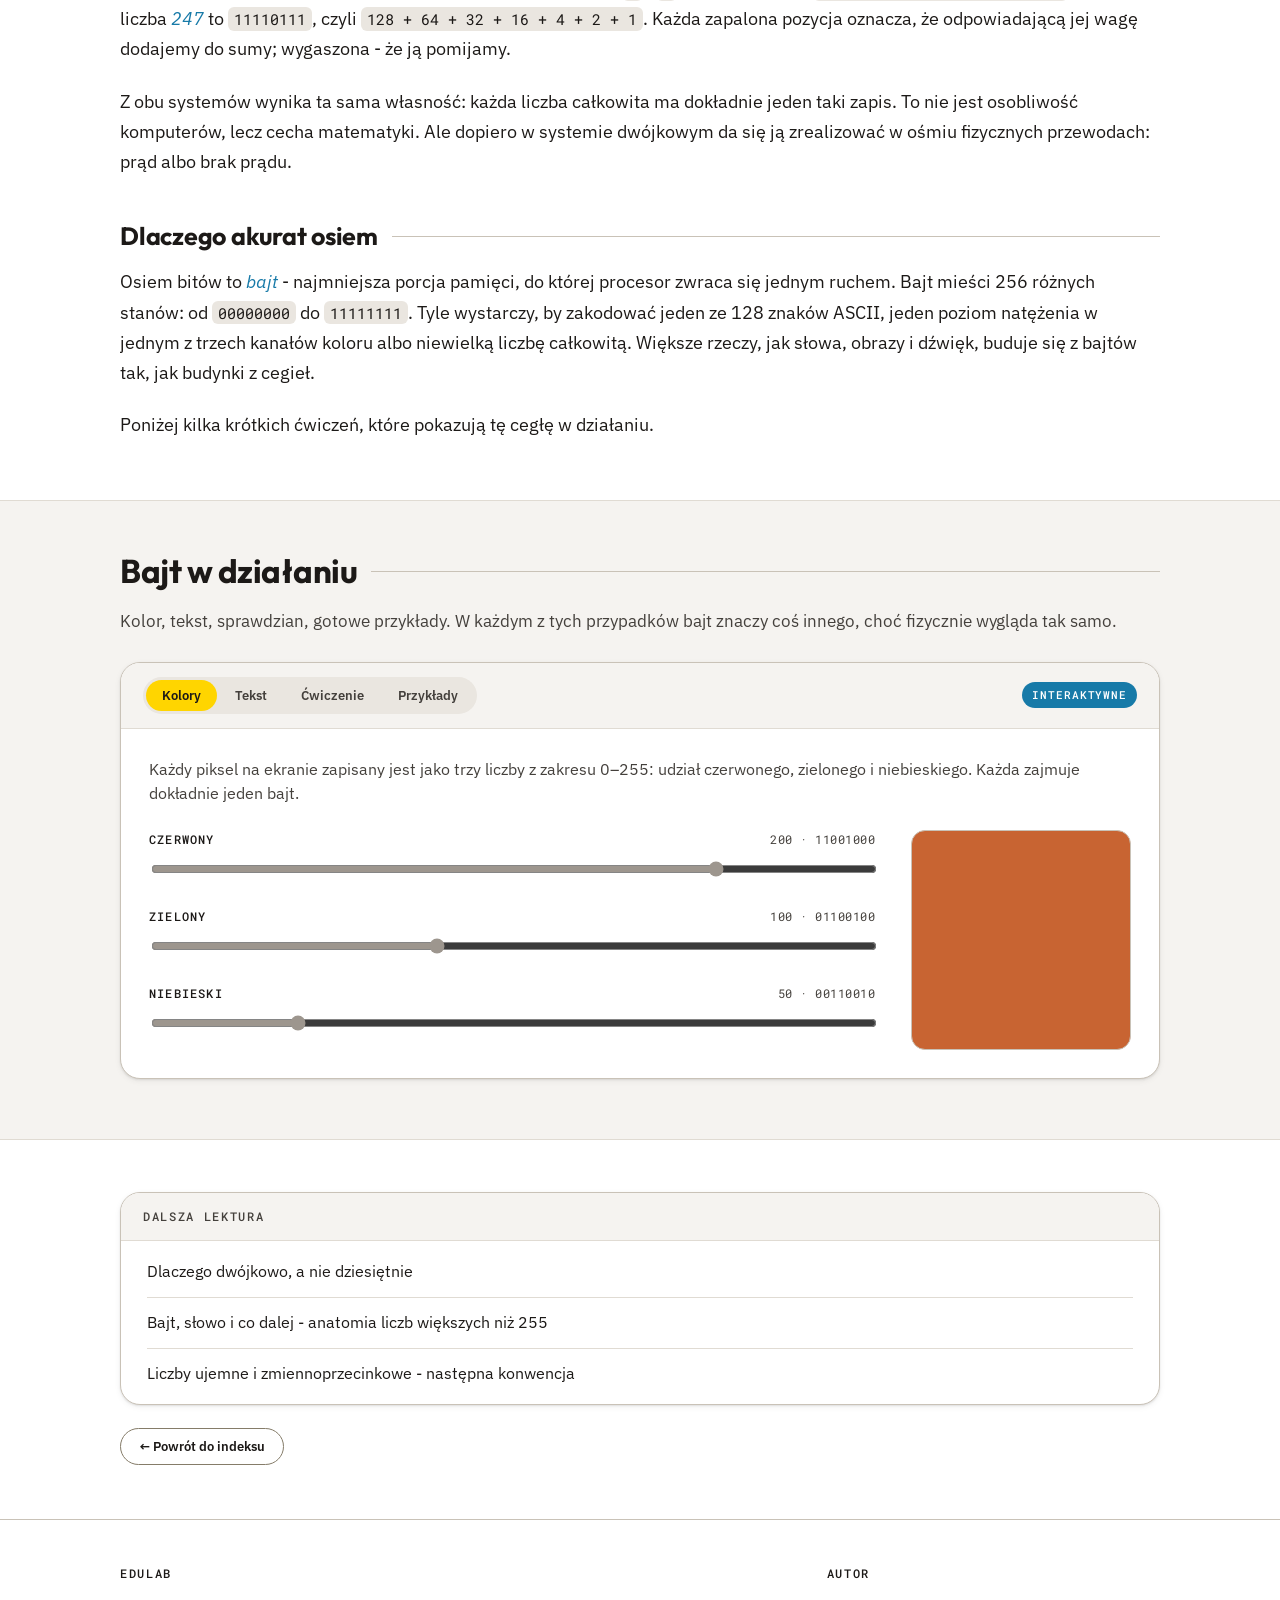
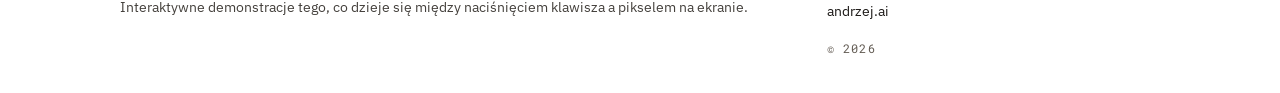
<file: binary.html>
<!doctype html>
<html lang="pl">
<head>
<meta charset="utf-8" />
<meta name="viewport" content="width=device-width, initial-scale=1.0" />
<title>System dwójkowy - Substrate</title>
<link rel="preconnect" href="https://fonts.googleapis.com" />
<link rel="preconnect" href="https://fonts.gstatic.com" crossorigin />
<link href="https://fonts.googleapis.com/css2?family=Outfit:wght@400;500;600;700;800&family=IBM+Plex+Sans:wght@400;500;600;700&family=Roboto+Mono:wght@400;500&display=swap" rel="stylesheet" />
<script>
  (function(){
    try {
      var saved = localStorage.getItem('substrate-theme');
      document.documentElement.dataset.theme = saved || 'light';
    } catch (_) {
      document.documentElement.dataset.theme = 'light';
    }
  })();
</script>
<link rel="stylesheet" href="colors_and_type.css" />
<link rel="stylesheet" href="site.css" />
<style>
  /* ─── Binary page widgets (tokens + chrome come from site.css) ─── */

  /* ─── Bits row ─── */
  .bits { display: grid; grid-template-columns: repeat(8, minmax(0, 1fr)); gap: 10px; margin: 0 0 24px; }
  .bit {
    aspect-ratio: 1; padding: 6px;
    display: flex; flex-direction: column; align-items: center; justify-content: center;
    background: var(--surface); border: 1px solid var(--line-strong); border-radius: var(--r-sm);
    color: var(--ink); cursor: pointer; user-select: none;
    transition: background .15s, border-color .15s, color .15s;
  }
  .bit:hover { background: var(--paper-2); }
  .bit.on { background: var(--yellow); border-color: var(--yellow); color: var(--yellow-ink); }
  .bit-value {
    font-family: var(--font-display); font-weight: 600;
    font-size: clamp(22px, 3.4vw, 36px); line-height: 1;
    color: var(--ink-3); font-variant-numeric: tabular-nums;
  }
  .bit-power, .bit-power-num {
    font-family: var(--font-mono); font-size: 10px; letter-spacing: .04em;
    color: var(--ink-3); font-variant-numeric: tabular-nums;
  }
  .bit-power { margin-top: 8px; }
  .bit-power-num { margin-top: 2px; }
  .bit.on .bit-value, .bit.on .bit-power, .bit.on .bit-power-num { color: var(--yellow-ink); }

  /* ─── Number readouts (fields) ─── */
  .number-display { display: grid; grid-template-columns: 1fr 1fr; gap: 16px; }
  .number-box label {
    display: block; margin-bottom: 8px;
    font-family: var(--font-mono); font-size: 12px; font-weight: 500;
    letter-spacing: .1em; text-transform: uppercase; color: var(--ink);
  }
  .number-box input {
    width: 100%; padding: 11px 14px;
    background: var(--surface); color: var(--ink);
    border: 1px solid var(--line-strong); border-radius: var(--r-sm);
    font-family: var(--font-mono); font-size: 22px; font-variant-numeric: tabular-nums;
  }
  .number-box.binary input { letter-spacing: .15em; }

  .calculation {
    margin-top: 16px; padding: 14px 16px;
    background: var(--paper-2); border: 1px solid var(--line); border-radius: var(--r-md);
    font-family: var(--font-mono); font-size: 14px; letter-spacing: .04em;
    color: var(--ink); font-variant-numeric: tabular-nums; overflow-x: auto;
  }
  .calculation .term { color: var(--ink); }
  .calculation .op { color: var(--ink-3); margin: 0 6px; }
  .calculation .equals { color: var(--ink-3); margin: 0 8px; }
  .calculation .result { color: var(--ink); font-weight: 500; background: var(--yellow); color: var(--yellow-ink); padding: 1px 8px; border-radius: var(--r-xs); }
  .calculation .empty { color: var(--ink-3); font-style: italic; font-family: var(--font-sans); letter-spacing: 0; }

  .tab-intro { font-size: 16px; line-height: 1.55; color: var(--ink-2); margin: 0 0 24px; }

  /* ─── RGB demo ─── */
  .rgb-demo { display: grid; grid-template-columns: 1fr 220px; gap: 36px; align-items: start; }
  .color-preview { aspect-ratio: 1; border-radius: var(--r-md); border: 1px solid var(--line-2); transition: background .2s; }
  .channel { margin-bottom: 22px; }
  .channel:last-child { margin-bottom: 0; }
  .channel-header { display: flex; justify-content: space-between; align-items: baseline; margin-bottom: 10px; }
  .channel-label { font-family: var(--font-mono); font-size: 12px; font-weight: 500; letter-spacing: .1em; text-transform: uppercase; color: var(--ink); }
  .channel-values { font-family: var(--font-mono); font-size: 12px; color: var(--ink-2); font-variant-numeric: tabular-nums; letter-spacing: .04em; }
  .channel input[type="range"] { width: 100%; accent-color: currentColor; }
  .channel.red { color: var(--red); }
  .channel.green { color: var(--green); }
  .channel.blue { color: var(--blue); }

  /* ─── ASCII ─── */
  .ascii-input {
    width: 100%; margin: 0 0 24px; padding: 11px 14px;
    background: var(--surface); color: var(--ink);
    border: 1px solid var(--line-strong); border-radius: var(--r-sm);
    font-family: var(--font-mono); font-size: 16px;
  }
  .ascii-results { display: flex; flex-wrap: wrap; gap: 10px; }
  .ascii-char {
    min-width: 96px; padding: 14px 16px; text-align: center;
    background: var(--paper-2); border: 1px solid var(--line); border-radius: var(--r-md);
  }
  .ascii-char .char { font-family: var(--font-display); font-weight: 600; font-size: 26px; line-height: 1; margin-bottom: 8px; color: var(--ink); }
  .ascii-char .dec { font-family: var(--font-mono); font-size: 11px; letter-spacing: .06em; text-transform: uppercase; color: var(--ink-3); }
  .ascii-char .bin { font-family: var(--font-mono); font-size: 12px; letter-spacing: .1em; margin-top: 6px; color: var(--ink); font-variant-numeric: tabular-nums; }

  /* ─── Quiz ─── */
  .quiz-question {
    display: flex; align-items: baseline; gap: 14px;
    margin: 0 0 20px; padding: 16px 20px;
    background: var(--paper-2); border: 1px solid var(--line); border-radius: var(--r-md);
  }
  .quiz-question .q-label { font-family: var(--font-mono); font-size: 12px; font-weight: 500; letter-spacing: .1em; text-transform: uppercase; color: var(--ink); }
  .quiz-question .target { font-family: var(--font-display); font-weight: 700; font-size: 36px; line-height: 1; color: var(--ink); font-variant-numeric: tabular-nums; }
  .quiz-feedback { margin-top: 18px; min-height: 22px; font-size: 15px; font-weight: 600; color: var(--ink-2); }
  .quiz-feedback.success { color: var(--green-600); }
  .quiz-feedback.error { color: var(--red-600); }
  .score-row {
    display: flex; gap: 28px; margin-top: 24px; padding-top: 18px;
    border-top: 1px solid var(--line);
    font-family: var(--font-mono); font-size: 12px; letter-spacing: .06em; text-transform: uppercase; color: var(--ink-2);
  }
  .score-row strong { color: var(--ink); font-weight: 500; font-variant-numeric: tabular-nums; }

  /* ─── Examples ─── */
  .example-grid { display: grid; grid-template-columns: repeat(auto-fill, minmax(150px, 1fr)); gap: 10px; }
  .example-btn {
    appearance: none; cursor: pointer; text-align: left; font-family: inherit;
    padding: 14px 16px; background: var(--surface); color: var(--ink);
    border: 1px solid var(--line-strong); border-radius: var(--r-md);
    transition: background .15s;
  }
  .example-btn:hover { background: var(--paper-2); }
  .example-btn .num { display: block; font-family: var(--font-mono); font-size: 24px; color: var(--ink); font-variant-numeric: tabular-nums; }
  .example-btn .label { display: block; margin-top: 6px; font-family: var(--font-mono); font-size: 11px; letter-spacing: .06em; text-transform: uppercase; color: var(--ink-2); }

  @media (max-width: 768px) {
    .number-display, .rgb-demo { grid-template-columns: 1fr; }
    .bits { grid-template-columns: repeat(4, minmax(0, 1fr)); gap: 8px; }
  }
</style>
</head>
<body>

<header class="masthead">
  <div class="row">
    <a href="index.html" class="brand">
      <img class="edu-logo" src="edulab-mark-ink.png" alt="edulab" />
      <span class="wordmark">edulab</span>
    </a>
    <button class="theme-toggle" id="themeToggle" aria-label="Przełącz motyw">
      <span class="th-mark"></span>
      <span class="lbl-jasny">Jasny</span>
      <span class="lbl-ciemny">Ciemny</span>
    </button>
  </div>
</header>

<main>
<header class="page-head">
  <h1 class="app-title">System dwójkowy</h1>
  <p class="edu-lead">Komputer ma do dyspozycji dwa stany, włączony i wyłączony. Buduje z nich liczby, znaki i kolory, czyli wszystko, co widzisz na ekranie.</p>
</header>

<section class="sec"><div class="wrap">
  <div class="detail-prose dropcap">
    <p><span class="dc">K</span>omputer nie wie, czym jest liczba. Nie wie też, czym jest litera, kolor ani sekunda muzyki. Zna jeden, jedyny stan rzeczy: w obwodzie albo płynie prąd, albo nie. Wszystko, co dzieje się powyżej tego poziomu, jest <em>konwencją</em>, umową, w której zgadzamy się, że pewien układ ośmiu przełączników będzie znaczył <code>5</code>, inny - wielką literę <code>A</code>, jeszcze inny - odcień ciepłej szarości.</p>
    <p>Ta demonstracja pokazuje pierwszą i najważniejszą z tych konwencji: zapis dwójkowy. Dalej - kilka jego praktycznych konsekwencji.</p>
  </div>
</div></section>

<section class="sec sec-stone"><div class="wrap">
  <div class="sec-head"><h2>Włącz pozycję, zobacz liczbę</h2></div>
  <p class="sec-lead">Każdy z ośmiu bitów ma przypisaną wartość: kolejną potęgę dwójki. Kliknij, żeby ją włączyć lub wyłączyć. Suma wartości aktywnych pozycji to liczba zapisana w systemie dwójkowym.</p>

  <div class="card demo-card">
    <div class="card-head">
      <span class="kicker">Jeden bajt</span>
      <span class="pill">Interaktywne</span>
    </div>
    <div class="card-body">
      <div class="bits" id="bits"></div>

      <div class="number-display">
        <div class="number-box">
          <label for="decimalInput">Wartość dziesiętna · 0–255</label>
          <input type="number" id="decimalInput" min="0" max="255" value="5" />
        </div>
        <div class="number-box binary">
          <label for="binaryInput">Zapis dwójkowy</label>
          <input type="text" id="binaryInput" maxlength="8" value="00000101" />
        </div>
      </div>

      <div class="calculation" id="calculation" aria-live="polite"></div>
    </div>
    <div class="card-foot controls">
      <button class="btn primary" onclick="animateCount()">Animuj zliczanie 0–16</button>
      <div class="controls">
        <button class="btn" onclick="setNumber(0)">Wyzeruj</button>
        <button class="btn" onclick="setNumber(255)">Wszystkie aktywne</button>
        <button class="btn" onclick="setNumber(Math.floor(Math.random()*256))">Losuj</button>
      </div>
    </div>
  </div>
</div></section>

<section class="sec"><div class="wrap">
  <div class="detail-prose">
    <h3>Tak samo jak w dziesiętnym</h3>
    <p>Zapis dwójkowy działa dokładnie tak, jak ten, którego uczyliśmy się w szkole; różni je tylko podstawa.</p>
    <p>W systemie dziesiętnym mamy dziesięć cyfr (od <code>0</code> do <code>9</code>) i potęgi dziesiątki: jedności, dziesiątki, setki, tysiące. Liczbę <em>247</em> czytamy jako <code>2 × 100 + 4 × 10 + 7 × 1</code>, i robimy to tak odruchowo, że nie zauważamy, jak wygląda ten rachunek.</p>
    <p>W systemie dwójkowym do dyspozycji mamy tylko dwie cyfry (<code>0</code> i <code>1</code>) i potęgi dwójki: <code>1, 2, 4, 8, 16, 32, 64, 128</code>. Ta sama liczba <em>247</em> to <code>11110111</code>, czyli <code>128 + 64 + 32 + 16 + 4 + 2 + 1</code>. Każda zapalona pozycja oznacza, że odpowiadającą jej wagę dodajemy do sumy; wygaszona - że ją pomijamy.</p>
    <p>Z obu systemów wynika ta sama własność: każda liczba całkowita ma dokładnie jeden taki zapis. To nie jest osobliwość komputerów, lecz cecha matematyki. Ale dopiero w systemie dwójkowym da się ją zrealizować w ośmiu fizycznych przewodach: prąd albo brak prądu.</p>

    <h3>Dlaczego akurat osiem</h3>
    <p>Osiem bitów to <em>bajt</em> - najmniejsza porcja pamięci, do której procesor zwraca się jednym ruchem. Bajt mieści 256 różnych stanów: od <code>00000000</code> do <code>11111111</code>. Tyle wystarczy, by zakodować jeden ze 128 znaków ASCII, jeden poziom natężenia w jednym z trzech kanałów koloru albo niewielką liczbę całkowitą. Większe rzeczy, jak słowa, obrazy i dźwięk, buduje się z bajtów tak, jak budynki z cegieł.</p>
    <p>Poniżej kilka krótkich ćwiczeń, które pokazują tę cegłę w działaniu.</p>
  </div>
</div></section>

<section class="sec sec-stone"><div class="wrap">
  <div class="sec-head"><h2>Bajt w działaniu</h2></div>
  <p class="sec-lead">Kolor, tekst, sprawdzian, gotowe przykłady. W każdym z tych przypadków bajt znaczy coś innego, choć fizycznie wygląda tak samo.</p>

  <div class="card demo-card">
    <div class="card-head">
      <div class="tabs" role="tablist">
        <button class="tab active" data-tab="colors">Kolory</button>
        <button class="tab" data-tab="ascii">Tekst</button>
        <button class="tab" data-tab="quiz">Ćwiczenie</button>
        <button class="tab" data-tab="examples">Przykłady</button>
      </div>
      <span class="pill">Interaktywne</span>
    </div>
    <div class="card-body">
      <div class="tab-content active" id="tab-colors">
        <p class="tab-intro">Każdy piksel na ekranie zapisany jest jako trzy liczby z zakresu 0–255: udział czerwonego, zielonego i niebieskiego. Każda zajmuje dokładnie jeden bajt.</p>
        <div class="rgb-demo">
          <div>
            <div class="channel red">
              <div class="channel-header">
                <span class="channel-label">Czerwony</span>
                <span class="channel-values"><span id="rDec">200</span> · <span id="rBin">11001000</span></span>
              </div>
              <input type="range" min="0" max="255" value="200" id="rRange" aria-label="Czerwony" />
            </div>
            <div class="channel green">
              <div class="channel-header">
                <span class="channel-label">Zielony</span>
                <span class="channel-values"><span id="gDec">100</span> · <span id="gBin">01100100</span></span>
              </div>
              <input type="range" min="0" max="255" value="100" id="gRange" aria-label="Zielony" />
            </div>
            <div class="channel blue">
              <div class="channel-header">
                <span class="channel-label">Niebieski</span>
                <span class="channel-values"><span id="bDec">50</span> · <span id="bBin">00110010</span></span>
              </div>
              <input type="range" min="0" max="255" value="50" id="bRange" aria-label="Niebieski" />
            </div>
          </div>
          <div class="color-preview" id="colorPreview"></div>
        </div>
      </div>

      <div class="tab-content" id="tab-ascii">
        <p class="tab-intro">W standardzie ASCII każdemu znakowi odpowiada liczba. W pamięci komputera trafia ona jako ośmiobitowy zapis dwójkowy - ten sam, który zobaczyłeś przed chwilą.</p>
        <input class="ascii-input" id="asciiInput" value="Witaj" maxlength="20" placeholder="Wpisz tekst" aria-label="Tekst do zakodowania" />
        <div class="ascii-results" id="asciiResults"></div>
      </div>

      <div class="tab-content" id="tab-quiz">
        <p class="tab-intro">Ułóż wskazaną wartość, klikając bity w sekcji wyżej. Następnie sprawdź odpowiedź.</p>
        <div class="quiz-question">
          <span class="q-label">Cel</span>
          <span class="target" id="quizTarget">12</span>
        </div>
        <div class="controls">
          <button class="btn primary" onclick="checkQuiz()">Sprawdź</button>
          <button class="btn" onclick="newQuizQuestion()">Następne pytanie</button>
        </div>
        <div class="quiz-feedback" id="quizFeedback" aria-live="polite"></div>
        <div class="score-row">
          <span>Poprawne: <strong id="quizCorrect">0</strong></span>
          <span>Wszystkich: <strong id="quizTotal">0</strong></span>
        </div>
      </div>

      <div class="tab-content" id="tab-examples">
        <p class="tab-intro">Kliknij wartość, aby zobaczyć jej zapis dwójkowy w sekcji wyżej.</p>
        <div class="example-grid">
          <button class="example-btn" onclick="setNumber(1)"><span class="num">1</span><span class="label">tylko 1</span></button>
          <button class="example-btn" onclick="setNumber(2)"><span class="num">2</span><span class="label">tylko 2</span></button>
          <button class="example-btn" onclick="setNumber(7)"><span class="num">7</span><span class="label">1 + 2 + 4</span></button>
          <button class="example-btn" onclick="setNumber(15)"><span class="num">15</span><span class="label">1 + 2 + 4 + 8</span></button>
          <button class="example-btn" onclick="setNumber(16)"><span class="num">16</span><span class="label">tylko 16</span></button>
          <button class="example-btn" onclick="setNumber(42)"><span class="num">42</span><span class="label">32 + 8 + 2</span></button>
          <button class="example-btn" onclick="setNumber(100)"><span class="num">100</span><span class="label">64 + 32 + 4</span></button>
          <button class="example-btn" onclick="setNumber(128)"><span class="num">128</span><span class="label">tylko 128</span></button>
          <button class="example-btn" onclick="setNumber(255)"><span class="num">255</span><span class="label">wszystkie pozycje</span></button>
        </div>
      </div>
    </div>
  </div>
</div></section>

<section class="sec"><div class="wrap">
  <aside class="card">
    <div class="card-head"><span class="kicker">Dalsza lektura</span></div>
    <ul class="link-list">
      <li><a href="#">Dlaczego dwójkowo, a nie dziesiętnie</a></li>
      <li><a href="#">Bajt, słowo i co dalej - anatomia liczb większych niż 255</a></li>
      <li><a href="#">Liczby ujemne i zmiennoprzecinkowe - następna konwencja</a></li>
    </ul>
  </aside>
  <div class="back-row"><a class="btn" href="index.html">← Powrót do indeksu</a></div>
</div></section>
</main>

<footer class="footer">
  <div class="footer-grid">
    <div class="col">
      <h6>edulab</h6>
      <p>Interaktywne demonstracje tego, co dzieje się między naciśnięciem klawisza a pikselem na ekranie.</p>
    </div>
    <div class="col">
      <h6>Autor</h6>
      <a href="https://andrzej.ai">andrzej.ai</a>
      <p class="foot-copy">© 2026</p>
    </div>
  </div>
</footer>

<script>
  const NUM_BITS = 8;
  let currentValue = 5;

  const bitsContainer = document.getElementById('bits');
  for (let i = NUM_BITS - 1; i >= 0; i--) {
    const power = i;
    const value = Math.pow(2, power);
    const bit = document.createElement('div');
    bit.className = 'bit';
    bit.dataset.power = power;
    bit.innerHTML = `
      <div class="bit-value">0</div>
      <div class="bit-power">2<sup>${power}</sup></div>
      <div class="bit-power-num">${value}</div>
    `;
    bit.addEventListener('click', () => toggleBit(power));
    bitsContainer.appendChild(bit);
  }

  function toggleBit(power) {
    setNumber(currentValue ^ (1 << power));
  }

  function setNumber(n) {
    n = Math.max(0, Math.min(255, Math.floor(n)));
    currentValue = n;
    render();
  }

  function render() {
    bitsContainer.querySelectorAll('.bit').forEach(bit => {
      const power = parseInt(bit.dataset.power);
      const isOn = (currentValue >> power) & 1;
      bit.classList.toggle('on', !!isOn);
      bit.querySelector('.bit-value').textContent = isOn ? '1' : '0';
    });

    document.getElementById('decimalInput').value = currentValue;
    document.getElementById('binaryInput').value = currentValue.toString(2).padStart(8, '0');
    renderCalculation();
  }

  function renderCalculation() {
    const calc = document.getElementById('calculation');
    const terms = [];
    for (let i = NUM_BITS - 1; i >= 0; i--) {
      if ((currentValue >> i) & 1) terms.push(Math.pow(2, i));
    }
    if (terms.length === 0) {
      calc.innerHTML = '<span class="empty">- brak aktywnych pozycji, wartość 0</span>';
      return;
    }
    const html = terms.map(t => `<span class="term">${t}</span>`).join('<span class="op">+</span>')
      + `<span class="equals">=</span><span class="result">${currentValue}</span>`;
    calc.innerHTML = html;
  }

  document.getElementById('decimalInput').addEventListener('input', e => {
    const v = parseInt(e.target.value);
    if (!isNaN(v)) setNumber(v);
  });
  document.getElementById('binaryInput').addEventListener('input', e => {
    const cleaned = e.target.value.replace(/[^01]/g, '').slice(0, 8);
    e.target.value = cleaned;
    const v = parseInt(cleaned, 2);
    if (!isNaN(v)) setNumber(v);
  });

  let countingTimer = null;
  function animateCount() {
    if (countingTimer) { clearInterval(countingTimer); countingTimer = null; }
    let i = 0;
    setNumber(0);
    countingTimer = setInterval(() => {
      i++;
      setNumber(i);
      if (i >= 16) { clearInterval(countingTimer); countingTimer = null; }
    }, 350);
  }

  document.querySelectorAll('.tab').forEach(tab => {
    tab.addEventListener('click', () => {
      document.querySelectorAll('.tab').forEach(t => t.classList.remove('active'));
      document.querySelectorAll('.tab-content').forEach(c => c.classList.remove('active'));
      tab.classList.add('active');
      document.getElementById('tab-' + tab.dataset.tab).classList.add('active');
    });
  });

  function updateRGB() {
    const r = parseInt(document.getElementById('rRange').value);
    const g = parseInt(document.getElementById('gRange').value);
    const b = parseInt(document.getElementById('bRange').value);
    document.getElementById('rDec').textContent = r;
    document.getElementById('gDec').textContent = g;
    document.getElementById('bDec').textContent = b;
    document.getElementById('rBin').textContent = r.toString(2).padStart(8, '0');
    document.getElementById('gBin').textContent = g.toString(2).padStart(8, '0');
    document.getElementById('bBin').textContent = b.toString(2).padStart(8, '0');
    document.getElementById('colorPreview').style.background = `rgb(${r}, ${g}, ${b})`;
  }
  ['rRange','gRange','bRange'].forEach(id => {
    document.getElementById(id).addEventListener('input', updateRGB);
  });
  updateRGB();

  function updateAscii() {
    const text = document.getElementById('asciiInput').value;
    const container = document.getElementById('asciiResults');
    container.innerHTML = '';
    for (const ch of text) {
      const code = ch.charCodeAt(0);
      const card = document.createElement('div');
      card.className = 'ascii-char';
      const display = ch === ' ' ? '␣' : ch;
      card.innerHTML = `
        <div class="char">${display}</div>
        <div class="dec">kod ${code}</div>
        <div class="bin">${code.toString(2).padStart(8, '0')}</div>
      `;
      container.appendChild(card);
    }
  }
  document.getElementById('asciiInput').addEventListener('input', updateAscii);
  updateAscii();

  let quizTarget = 12;
  let quizCorrect = 0;
  let quizTotal = 0;
  function newQuizQuestion() {
    quizTarget = Math.floor(Math.random() * 256);
    document.getElementById('quizTarget').textContent = quizTarget;
    document.getElementById('quizFeedback').textContent = '';
    document.getElementById('quizFeedback').className = 'quiz-feedback';
  }
  function checkQuiz() {
    quizTotal++;
    const fb = document.getElementById('quizFeedback');
    if (currentValue === quizTarget) {
      quizCorrect++;
      fb.textContent = 'Odpowiedź poprawna.';
      fb.className = 'quiz-feedback success';
      setTimeout(newQuizQuestion, 1200);
    } else {
      fb.textContent = `Aktualna wartość: ${currentValue}. Cel: ${quizTarget}.`;
      fb.className = 'quiz-feedback error';
    }
    document.getElementById('quizCorrect').textContent = quizCorrect;
    document.getElementById('quizTotal').textContent = quizTotal;
  }

  render();

  document.getElementById('themeToggle').addEventListener('click', function(){
    var current = document.documentElement.dataset.theme;
    var next = current === 'light' ? 'dark' : 'light';
    document.documentElement.dataset.theme = next;
    try { localStorage.setItem('substrate-theme', next); } catch (_) {}
    document.dispatchEvent(new CustomEvent('themechange', { detail: next }));
  });
</script>

</body>
</html>
</file>
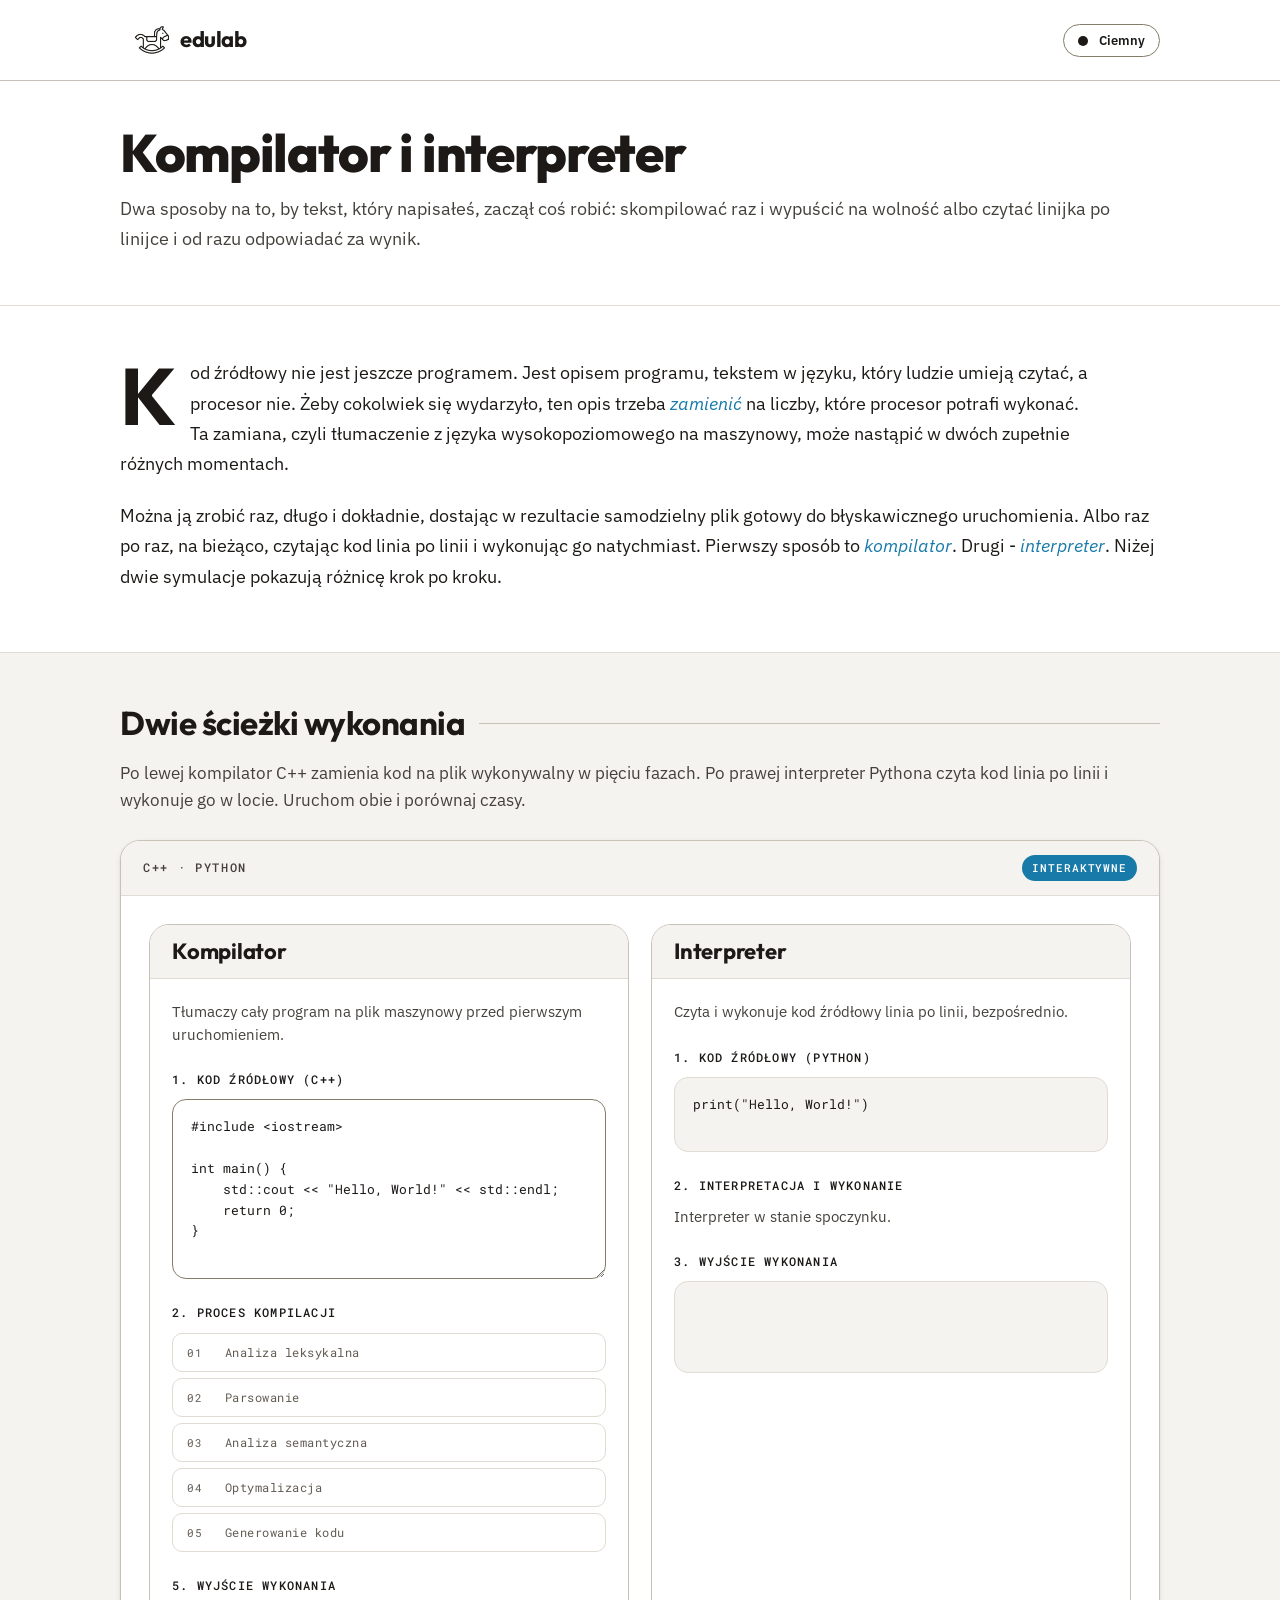
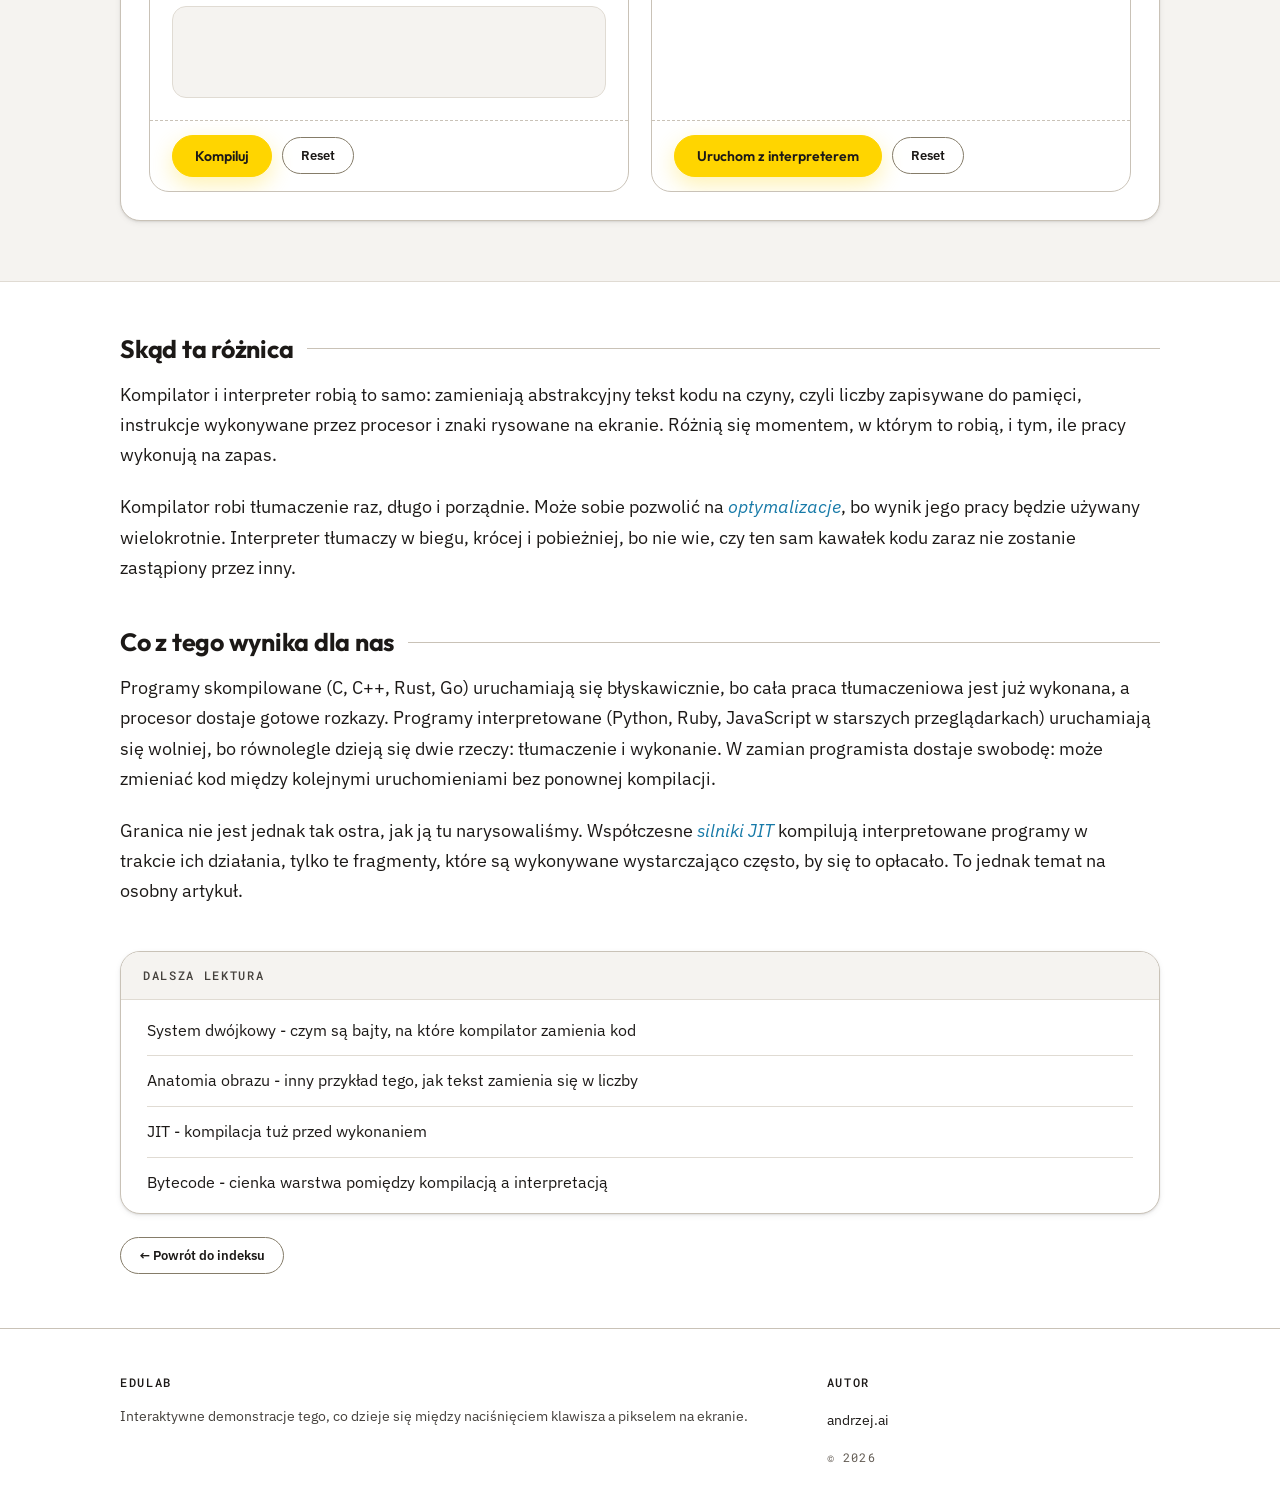
<file: compilation.html>
<!doctype html>
<html lang="pl">
<head>
<meta charset="utf-8" />
<meta name="viewport" content="width=device-width, initial-scale=1.0" />
<title>Kompilator i interpreter - Substrate</title>
<link rel="preconnect" href="https://fonts.googleapis.com" />
<link rel="preconnect" href="https://fonts.gstatic.com" crossorigin />
<link href="https://fonts.googleapis.com/css2?family=Outfit:wght@400;500;600;700;800&family=IBM+Plex+Sans:wght@400;500;600;700&family=Roboto+Mono:wght@400;500&display=swap" rel="stylesheet" />
<script>
  (function(){
    try {
      var saved = localStorage.getItem('substrate-theme');
      document.documentElement.dataset.theme = saved || 'light';
    } catch (_) {
      document.documentElement.dataset.theme = 'light';
    }
  })();
</script>
<link rel="stylesheet" href="colors_and_type.css" />
<link rel="stylesheet" href="site.css" />
<style>
  /* ─── Compilation page widgets (tokens + chrome come from site.css) ─── */

  /* ─── Compare grid: two inner cards (compiler / interpreter) ─── */
  .compare-grid { display: grid; grid-template-columns: 1fr 1fr; gap: 22px; align-items: stretch; }
  .compare-side { box-shadow: none; }
  .compare-side > .card-head h3 {
    font-family: var(--font-display); font-weight: 700;
    font-size: 22px; line-height: 1.15; letter-spacing: -.01em; color: var(--ink);
  }
  .compare-side > .card-body { display: flex; flex-direction: column; gap: 16px; padding: 22px; }
  .compare-sub { font-family: var(--font-sans); font-size: 15px; line-height: 1.5; color: var(--ink-2); margin: 0; }
  .compare-side h4 {
    font-family: var(--font-mono); font-size: 12px; font-weight: 500;
    letter-spacing: .1em; text-transform: uppercase; color: var(--ink);
    margin: 8px 0 -6px;
  }
  .compare-side > .card-foot { justify-content: flex-start; }
  #compiler-timing:empty, #compiler-exec-timing:empty, #interpreter-timing:empty { display: none; }

  /* ─── Code areas: editor = control (line-strong), display = passive well ─── */
  .code-area {
    display: block; width: 100%;
    font-family: var(--font-mono); font-size: 13px; line-height: 1.6; letter-spacing: 0;
    color: var(--ink); border-radius: var(--r-md); padding: 16px 18px;
  }
  textarea.code-area {
    min-height: 180px; resize: vertical; white-space: pre; overflow-x: auto;
    background: var(--surface); border: 1px solid var(--line-strong);
  }
  textarea.code-area:disabled { background: var(--paper-2); color: var(--ink-2); cursor: not-allowed; }
  div.code-area {
    min-height: 60px; overflow: auto;
    background: var(--paper-2); border: 1px solid var(--line);
  }
  div.code-area .line {
    display: block; white-space: pre; min-height: 1.6em;
    padding: 0 8px; margin: 0 -8px; border-radius: var(--r-xs);
    transition: background-color .3s, color .3s;
  }
  div.code-area .line.line-highlight { background: var(--yellow); color: var(--yellow-ink); }

  /* ─── Pipeline steps: full blocks, state by fill ─── */
  .steps { display: flex; flex-direction: column; gap: 6px; }
  .step {
    display: flex; align-items: baseline; gap: 14px;
    padding: 9px 14px; border-radius: var(--r-sm);
    background: var(--surface); border: 1px solid var(--line);
    font-family: var(--font-mono); font-size: 12px; letter-spacing: .04em; color: var(--ink-3);
    transition: background .35s ease, color .35s ease, border-color .35s ease;
  }
  .step .step-no { min-width: 24px; font-size: 11px; letter-spacing: .12em; color: inherit; }
  .step.active { background: var(--yellow); border-color: var(--yellow); color: var(--yellow-ink); }
  .step.completed { background: var(--green-soft); border-color: var(--green-soft); color: var(--green-ink); }

  /* ─── Output well ─── */
  .output-box {
    min-height: 92px; padding: 14px 18px;
    background: var(--paper-2); border: 1px solid var(--line); border-radius: var(--r-md);
    font-family: var(--font-mono); font-size: 12px; line-height: 1.7; color: var(--ink);
    white-space: pre-wrap; word-break: break-word;
  }
  .output-box .out-comment { display: block; margin: 0 0 8px; font-size: 11px; color: var(--ink-3); }
  .output-box .out-ok {
    display: inline-block; padding: 1px 8px; border-radius: var(--r-xs);
    background: var(--green-soft); color: var(--green-ink);
  }

  /* Assembly: hierarchy by weight and ink, no colour on the stone well */
  .asm-section { color: var(--ink); font-weight: 500; }
  .asm-data    { color: var(--ink-2); }
  .asm-label   { color: var(--ink); font-weight: 500; }
  .asm-op      { color: var(--ink); font-weight: 500; }
  .asm-cmt     { color: var(--ink-3); }

  /* ─── Timing chip ─── */
  .timing {
    display: inline-block; padding: 4px 10px; border-radius: var(--r-pill);
    font-family: var(--font-mono); font-size: 11px; font-weight: 500;
    letter-spacing: .08em; text-transform: uppercase;
    background: var(--blue-soft); color: var(--blue-ink);
  }

  /* ─── Executable file card ─── */
  .file-card {
    display: flex; align-items: center; gap: 16px; padding: 14px 16px;
    background: var(--paper-2); border: 1px solid var(--line); border-radius: var(--r-md);
  }
  .file-icon {
    width: 48px; height: 48px; flex-shrink: 0;
    display: flex; align-items: center; justify-content: center;
    background: var(--ink); color: var(--paper); border-radius: var(--r-sm);
    font-family: var(--font-mono); font-size: 11px; font-weight: 500; letter-spacing: .14em;
  }
  .file-name { margin: 0 0 2px; font-family: var(--font-mono); font-size: 18px; color: var(--ink); }
  .file-sub { margin: 0; font-family: var(--font-sans); font-size: 13px; color: var(--ink-2); }
  #compiler-binary-view, #compiler-result { display: flex; flex-direction: column; gap: 16px; }

  /* ─── Interpreter status line ─── */
  .status-line {
    margin: 0; min-height: 22px;
    font-family: var(--font-sans); font-size: 15px; line-height: 1.45; color: var(--ink-2);
  }
  .status-line .ok {
    display: inline-block; padding: 4px 10px; border-radius: var(--r-pill);
    background: var(--green-soft); color: var(--green-ink);
    font-family: var(--font-mono); font-size: 11px; font-weight: 500; letter-spacing: .08em; text-transform: uppercase;
  }

  .hidden { display: none !important; }

  .reading { margin-top: 44px; }

  @media (max-width: 960px) {
    .compare-grid { grid-template-columns: 1fr; }
  }
  @media (max-width: 768px) {
    .compare-side > .card-body { padding: 18px 16px; }
  }
</style>
</head>
<body>

<header class="masthead">
  <div class="row">
    <a href="index.html" class="brand">
      <img class="edu-logo" src="edulab-mark-ink.png" alt="edulab" />
      <span class="wordmark">edulab</span>
    </a>
    <button class="theme-toggle" id="themeToggle" aria-label="Przełącz motyw">
      <span class="th-mark"></span>
      <span class="lbl-jasny">Jasny</span>
      <span class="lbl-ciemny">Ciemny</span>
    </button>
  </div>
</header>

<main>
<header class="page-head">
  <h1 class="app-title">Kompilator i interpreter</h1>
  <p class="edu-lead">Dwa sposoby na to, by tekst, który napisałeś, zaczął coś robić: skompilować raz i wypuścić na wolność albo czytać linijka po linijce i od razu odpowiadać za wynik.</p>
</header>

<section class="sec"><div class="wrap">
  <div class="detail-prose dropcap">
    <p><span class="dc">K</span>od źródłowy nie jest jeszcze programem. Jest opisem programu, tekstem w języku, który ludzie umieją czytać, a procesor nie. Żeby cokolwiek się wydarzyło, ten opis trzeba <em>zamienić</em> na liczby, które procesor potrafi wykonać. Ta zamiana, czyli tłumaczenie z języka wysokopoziomowego na maszynowy, może nastąpić w dwóch zupełnie różnych momentach.</p>
    <p>Można ją zrobić raz, długo i dokładnie, dostając w rezultacie samodzielny plik gotowy do błyskawicznego uruchomienia. Albo raz po raz, na bieżąco, czytając kod linia po linii i wykonując go natychmiast. Pierwszy sposób to <em>kompilator</em>. Drugi - <em>interpreter</em>. Niżej dwie symulacje pokazują różnicę krok po kroku.</p>
  </div>
</div></section>

<section class="sec sec-stone"><div class="wrap">
  <div class="sec-head"><h2>Dwie ścieżki wykonania</h2></div>
  <p class="sec-lead">Po lewej kompilator C++ zamienia kod na plik wykonywalny w pięciu fazach. Po prawej interpreter Pythona czyta kod linia po linii i wykonuje go w locie. Uruchom obie i porównaj czasy.</p>

  <div class="card demo-card">
    <div class="card-head">
      <span class="kicker">C++ · Python</span>
      <span class="pill">Interaktywne</span>
    </div>
    <div class="card-body">
      <div class="compare-grid">

        <!-- COMPILER SIDE -->
        <div class="card compare-side" id="compiler-sim">
          <div class="card-head"><h3>Kompilator</h3></div>
          <div class="card-body">
            <p class="compare-sub">Tłumaczy cały program na plik maszynowy przed pierwszym uruchomieniem.</p>

            <h4>1. Kod źródłowy (C++)</h4>
            <textarea id="compiler-code" class="code-area" spellcheck="false" aria-label="Kod źródłowy (C++)">#include &lt;iostream&gt;

int main() {
    std::cout &lt;&lt; "Hello, World!" &lt;&lt; std::endl;
    return 0;
}</textarea>

            <h4>2. Proces kompilacji</h4>
            <div id="compiler-timing"></div>
            <div id="compiler-steps" class="steps">
              <div class="step" data-step="lexical"><span class="step-no">01</span><span>Analiza leksykalna</span></div>
              <div class="step" data-step="parsing"><span class="step-no">02</span><span>Parsowanie</span></div>
              <div class="step" data-step="semantic"><span class="step-no">03</span><span>Analiza semantyczna</span></div>
              <div class="step" data-step="optimization"><span class="step-no">04</span><span>Optymalizacja</span></div>
              <div class="step" data-step="generation"><span class="step-no">05</span><span>Generowanie kodu</span></div>
            </div>

            <div id="compiler-binary-view" class="hidden">
              <h4>3. Kod maszynowy (uproszczony)</h4>
              <div class="output-box"><span class="out-comment">// Kompilator zamienia twój kod na niskopoziomowe instrukcje maszynowe.</span><code id="compiler-binary-code"></code></div>
            </div>

            <div id="compiler-result" class="hidden">
              <h4>4. Plik wykonywalny</h4>
              <div class="file-card">
                <div class="file-icon">EXE</div>
                <div>
                  <p class="file-name">program.exe</p>
                  <p class="file-sub">Gotowy do uruchomienia bezpośrednio przez procesor.</p>
                </div>
              </div>
              <div class="controls">
                <button id="run-btn" class="btn accent">▸ Uruchom plik</button>
              </div>
            </div>

            <h4>5. Wyjście wykonania</h4>
            <div id="compiler-exec-timing"></div>
            <div id="compiler-output" class="output-box" aria-live="polite"></div>
          </div>
          <div class="card-foot controls">
            <button id="compile-btn" class="btn primary">Kompiluj</button>
            <button id="compiler-reset-btn" class="btn">Reset</button>
          </div>
        </div>

        <!-- INTERPRETER SIDE -->
        <div class="card compare-side" id="interpreter-sim">
          <div class="card-head"><h3>Interpreter</h3></div>
          <div class="card-body">
            <p class="compare-sub">Czyta i wykonuje kod źródłowy linia po linii, bezpośrednio.</p>

            <h4>1. Kod źródłowy (Python)</h4>
            <div id="interpreter-code-display" class="code-area" spellcheck="false"></div>
            <textarea id="interpreter-code-source" class="hidden">print("Hello, World!")
</textarea>

            <h4>2. Interpretacja i wykonanie</h4>
            <p id="interpreter-status" class="status-line" aria-live="polite">Interpreter w stanie spoczynku.</p>

            <h4>3. Wyjście wykonania</h4>
            <div id="interpreter-timing"></div>
            <div id="interpreter-output" class="output-box" aria-live="polite"></div>
          </div>
          <div class="card-foot controls">
            <button id="interpret-btn" class="btn primary">Uruchom z interpreterem</button>
            <button id="interpreter-reset-btn" class="btn">Reset</button>
          </div>
        </div>

      </div>
    </div>
  </div>
</div></section>

<section class="sec"><div class="wrap">
  <div class="detail-prose">
    <h3>Skąd ta różnica</h3>
    <p>Kompilator i interpreter robią to samo: zamieniają abstrakcyjny tekst kodu na czyny, czyli liczby zapisywane do pamięci, instrukcje wykonywane przez procesor i znaki rysowane na ekranie. Różnią się momentem, w którym to robią, i tym, ile pracy wykonują na zapas.</p>
    <p>Kompilator robi tłumaczenie raz, długo i porządnie. Może sobie pozwolić na <em>optymalizacje</em>, bo wynik jego pracy będzie używany wielokrotnie. Interpreter tłumaczy w biegu, krócej i pobieżniej, bo nie wie, czy ten sam kawałek kodu zaraz nie zostanie zastąpiony przez inny.</p>

    <h3>Co z tego wynika dla nas</h3>
    <p>Programy skompilowane (C, C++, Rust, Go) uruchamiają się błyskawicznie, bo cała praca tłumaczeniowa jest już wykonana, a procesor dostaje gotowe rozkazy. Programy interpretowane (Python, Ruby, JavaScript w starszych przeglądarkach) uruchamiają się wolniej, bo równolegle dzieją się dwie rzeczy: tłumaczenie i wykonanie. W zamian programista dostaje swobodę: może zmieniać kod między kolejnymi uruchomieniami bez ponownej kompilacji.</p>
    <p>Granica nie jest jednak tak ostra, jak ją tu narysowaliśmy. Współczesne <em>silniki JIT</em> kompilują interpretowane programy w trakcie ich działania, tylko te fragmenty, które są wykonywane wystarczająco często, by się to opłacało. To jednak temat na osobny artykuł.</p>
  </div>

  <aside class="card reading">
    <div class="card-head"><span class="kicker">Dalsza lektura</span></div>
    <ul class="link-list">
      <li><a href="binary.html">System dwójkowy - czym są bajty, na które kompilator zamienia kod</a></li>
      <li><a href="image.html">Anatomia obrazu - inny przykład tego, jak tekst zamienia się w liczby</a></li>
      <li><a href="#">JIT - kompilacja tuż przed wykonaniem</a></li>
      <li><a href="#">Bytecode - cienka warstwa pomiędzy kompilacją a interpretacją</a></li>
    </ul>
  </aside>
  <div class="back-row"><a class="btn" href="index.html">← Powrót do indeksu</a></div>
</div></section>
</main>

<footer class="footer">
  <div class="footer-grid">
    <div class="col">
      <h6>edulab</h6>
      <p>Interaktywne demonstracje tego, co dzieje się między naciśnięciem klawisza a pikselem na ekranie.</p>
    </div>
    <div class="col">
      <h6>Autor</h6>
      <a href="https://andrzej.ai">andrzej.ai</a>
      <p class="foot-copy">© 2026</p>
    </div>
  </div>
</footer>

<script>
document.addEventListener('DOMContentLoaded', () => {
  const sleep = ms => new Promise(resolve => setTimeout(resolve, ms));

  // ── Compiler simulation ─────────────────────────────────────────────
  const compilerSim = document.getElementById('compiler-sim');
  const compileBtn = document.getElementById('compile-btn');
  const compilerResetBtn = document.getElementById('compiler-reset-btn');
  const compilerCodeEl = document.getElementById('compiler-code');
  const compilerSteps = compilerSim.querySelectorAll('.step');
  const compilerTiming = document.getElementById('compiler-timing');
  const compilerExecTiming = document.getElementById('compiler-exec-timing');
  const compilerBinaryView = document.getElementById('compiler-binary-view');
  const compilerBinaryCode = document.getElementById('compiler-binary-code');
  const compilerResult = document.getElementById('compiler-result');
  const runBtn = document.getElementById('run-btn');
  const compilerOutput = document.getElementById('compiler-output');

  const initialCompilerCode = compilerCodeEl.value;
  const simplifiedBinary =
`<span class="asm-section">.section .data</span>
<span class="asm-data">msg: .asciz "Hello, World!"</span>

<span class="asm-section">.section .text</span>
<span class="asm-label">_start:</span>
    <span class="asm-op">mov</span>     rax, 1     <span class="asm-cmt">; syscall write</span>
    <span class="asm-op">mov</span>     rdi, 1     <span class="asm-cmt">; deskryptor stdout</span>
    <span class="asm-op">lea</span>     rsi, [rip + msg]  <span class="asm-cmt">; wskaźnik na tekst</span>
    <span class="asm-op">mov</span>     rdx, 13    <span class="asm-cmt">; długość komunikatu</span>
    <span class="asm-op">syscall</span>            <span class="asm-cmt">; wywołanie jądra</span>
    <span class="asm-op">mov</span>     rax, 60    <span class="asm-cmt">; syscall exit</span>
    <span class="asm-op">xor</span>     rdi, rdi   <span class="asm-cmt">; kod wyjścia 0</span>
    <span class="asm-op">syscall</span>            <span class="asm-cmt">; wywołanie jądra</span>`;

  function resetCompiler() {
    compilerCodeEl.value = initialCompilerCode;
    compilerCodeEl.disabled = false;
    compileBtn.disabled = false;
    compilerSteps.forEach(s => s.className = 'step');
    compilerBinaryView.classList.add('hidden');
    compilerResult.classList.add('hidden');
    runBtn.disabled = false;
    compilerOutput.textContent = '';
    compilerTiming.innerHTML = '';
    compilerExecTiming.innerHTML = '';
  }

  compileBtn.addEventListener('click', async () => {
    compileBtn.disabled = true;
    compilerCodeEl.disabled = true;
    compilerOutput.textContent = '';
    compilerBinaryView.classList.add('hidden');
    compilerResult.classList.add('hidden');
    compilerSteps.forEach(s => s.className = 'step');
    compilerTiming.innerHTML = '';
    compilerExecTiming.innerHTML = '';

    const start = performance.now();
    for (const step of compilerSteps) {
      const noEl = step.querySelector('.step-no');
      step.classList.add('active');
      await sleep(500);
      step.classList.remove('active');
      step.classList.add('completed');
    }
    const duration = (performance.now() - start).toFixed(1);
    compilerTiming.innerHTML = `<span class="timing">Czas kompilacji · ${duration} ms</span>`;

    compilerOutput.textContent = 'Kompilacja zakończona pomyślnie. Wygenerowano kod maszynowy.';
    compilerBinaryCode.innerHTML = simplifiedBinary;
    compilerBinaryView.classList.remove('hidden');
    compilerResult.classList.remove('hidden');
  });

  runBtn.addEventListener('click', async () => {
    runBtn.disabled = true;
    compilerOutput.textContent = 'Wykonuję program...\n';
    const start = performance.now();
    await sleep(40);
    const duration = (performance.now() - start).toFixed(1);
    compilerExecTiming.innerHTML = `<span class="timing">Czas wykonania · ${duration} ms</span>`;
    compilerOutput.innerHTML += 'Hello, World!\n\n';
    compilerOutput.innerHTML += '<span class="out-ok">Program zakończony.</span>';
  });

  compilerResetBtn.addEventListener('click', resetCompiler);

  // ── Interpreter simulation ──────────────────────────────────────────
  const interpretBtn = document.getElementById('interpret-btn');
  const interpreterResetBtn = document.getElementById('interpreter-reset-btn');
  const interpreterCodeSource = document.getElementById('interpreter-code-source');
  const interpreterCodeDisplay = document.getElementById('interpreter-code-display');
  const interpreterOutput = document.getElementById('interpreter-output');
  const interpreterTiming = document.getElementById('interpreter-timing');
  const interpreterStatus = document.getElementById('interpreter-status');

  let initialInterpreterCode = interpreterCodeSource.value;

  function setupInterpreterCodeDisplay() {
    initialInterpreterCode = interpreterCodeSource.value;
    const lines = initialInterpreterCode.split('\n');
    interpreterCodeDisplay.innerHTML = '';
    lines.forEach((lineText, index) => {
      const lineDiv = document.createElement('div');
      lineDiv.classList.add('line');
      lineDiv.dataset.line = index;
      lineDiv.textContent = lineText || ' ';
      interpreterCodeDisplay.appendChild(lineDiv);
    });
  }

  function resetInterpreter() {
    interpretBtn.disabled = false;
    interpreterOutput.textContent = '';
    interpreterTiming.innerHTML = '';
    interpreterStatus.textContent = 'Interpreter w stanie spoczynku.';
    setupInterpreterCodeDisplay();
  }

  interpretBtn.addEventListener('click', async () => {
    interpretBtn.disabled = true;
    interpreterOutput.textContent = '';
    interpreterTiming.innerHTML = '';
    setupInterpreterCodeDisplay();

    const start = performance.now();
    const lines = initialInterpreterCode.split('\n');

    for (let i = 0; i < lines.length; i++) {
      const lineEl = interpreterCodeDisplay.querySelector(`[data-line="${i}"]`);
      const line = lines[i].trim();
      if (!line) continue;

      lineEl.classList.add('line-highlight');
      interpreterStatus.textContent = `Wykonuję linię ${i + 1}...`;
      await sleep(800);

      if (line.startsWith('print(')) {
        const m = line.match(/print\((.*)\)/);
        if (m) interpreterOutput.textContent += m[1].replace(/['"]/g, '') + '\n';
      }

      lineEl.classList.remove('line-highlight');
    }

    const duration = (performance.now() - start).toFixed(1);
    interpreterTiming.innerHTML = `<span class="timing">Łączny czas interpretacji i wykonania · ${duration} ms</span>`;
    interpreterStatus.innerHTML = `<span class="ok">Skrypt zakończony pomyślnie</span>`;
  });

  interpreterResetBtn.addEventListener('click', resetInterpreter);

  // Initial setup
  resetCompiler();
  resetInterpreter();

  // ── Theme toggle ────────────────────────────────────────────────────
  document.getElementById('themeToggle').addEventListener('click', function(){
    var current = document.documentElement.dataset.theme;
    var next = current === 'light' ? 'dark' : 'light';
    document.documentElement.dataset.theme = next;
    try { localStorage.setItem('substrate-theme', next); } catch (_) {}
    document.dispatchEvent(new CustomEvent('themechange', { detail: next }));
  });
});
</script>

</body>
</html>
</file>
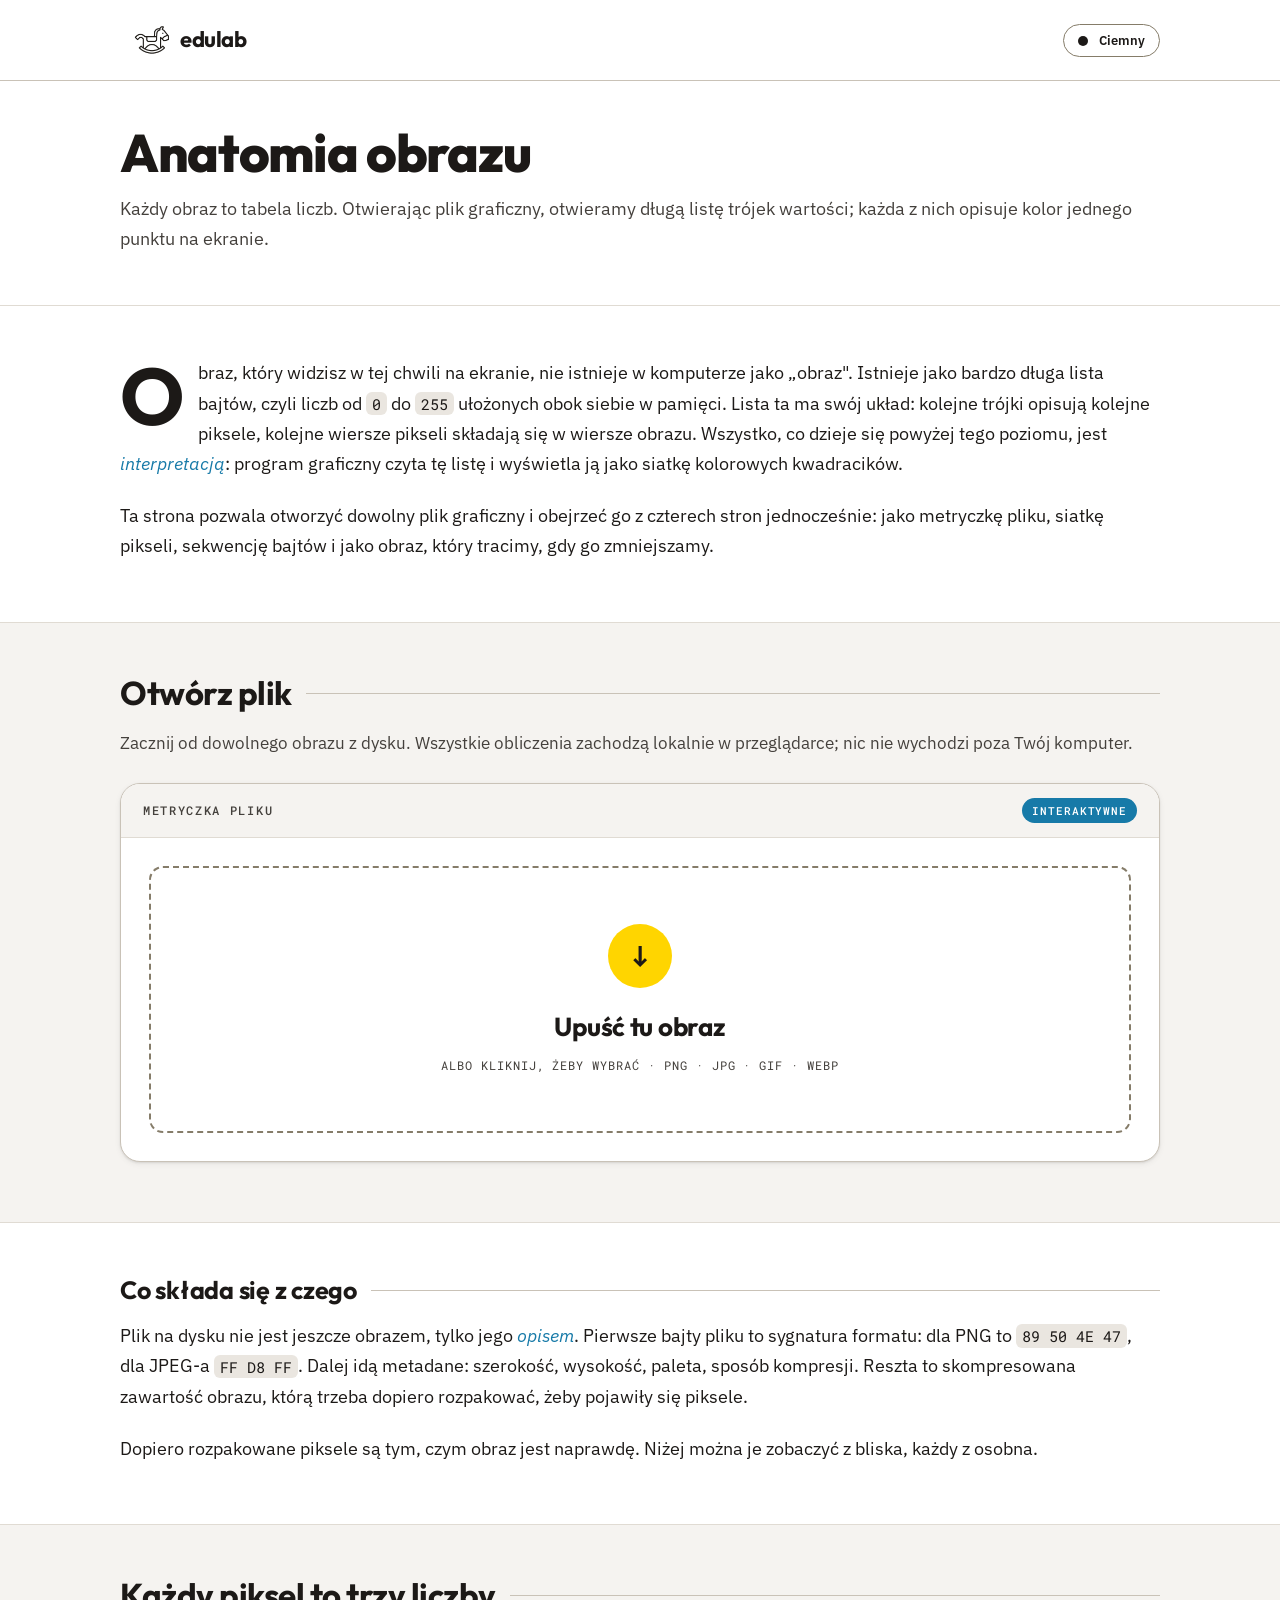
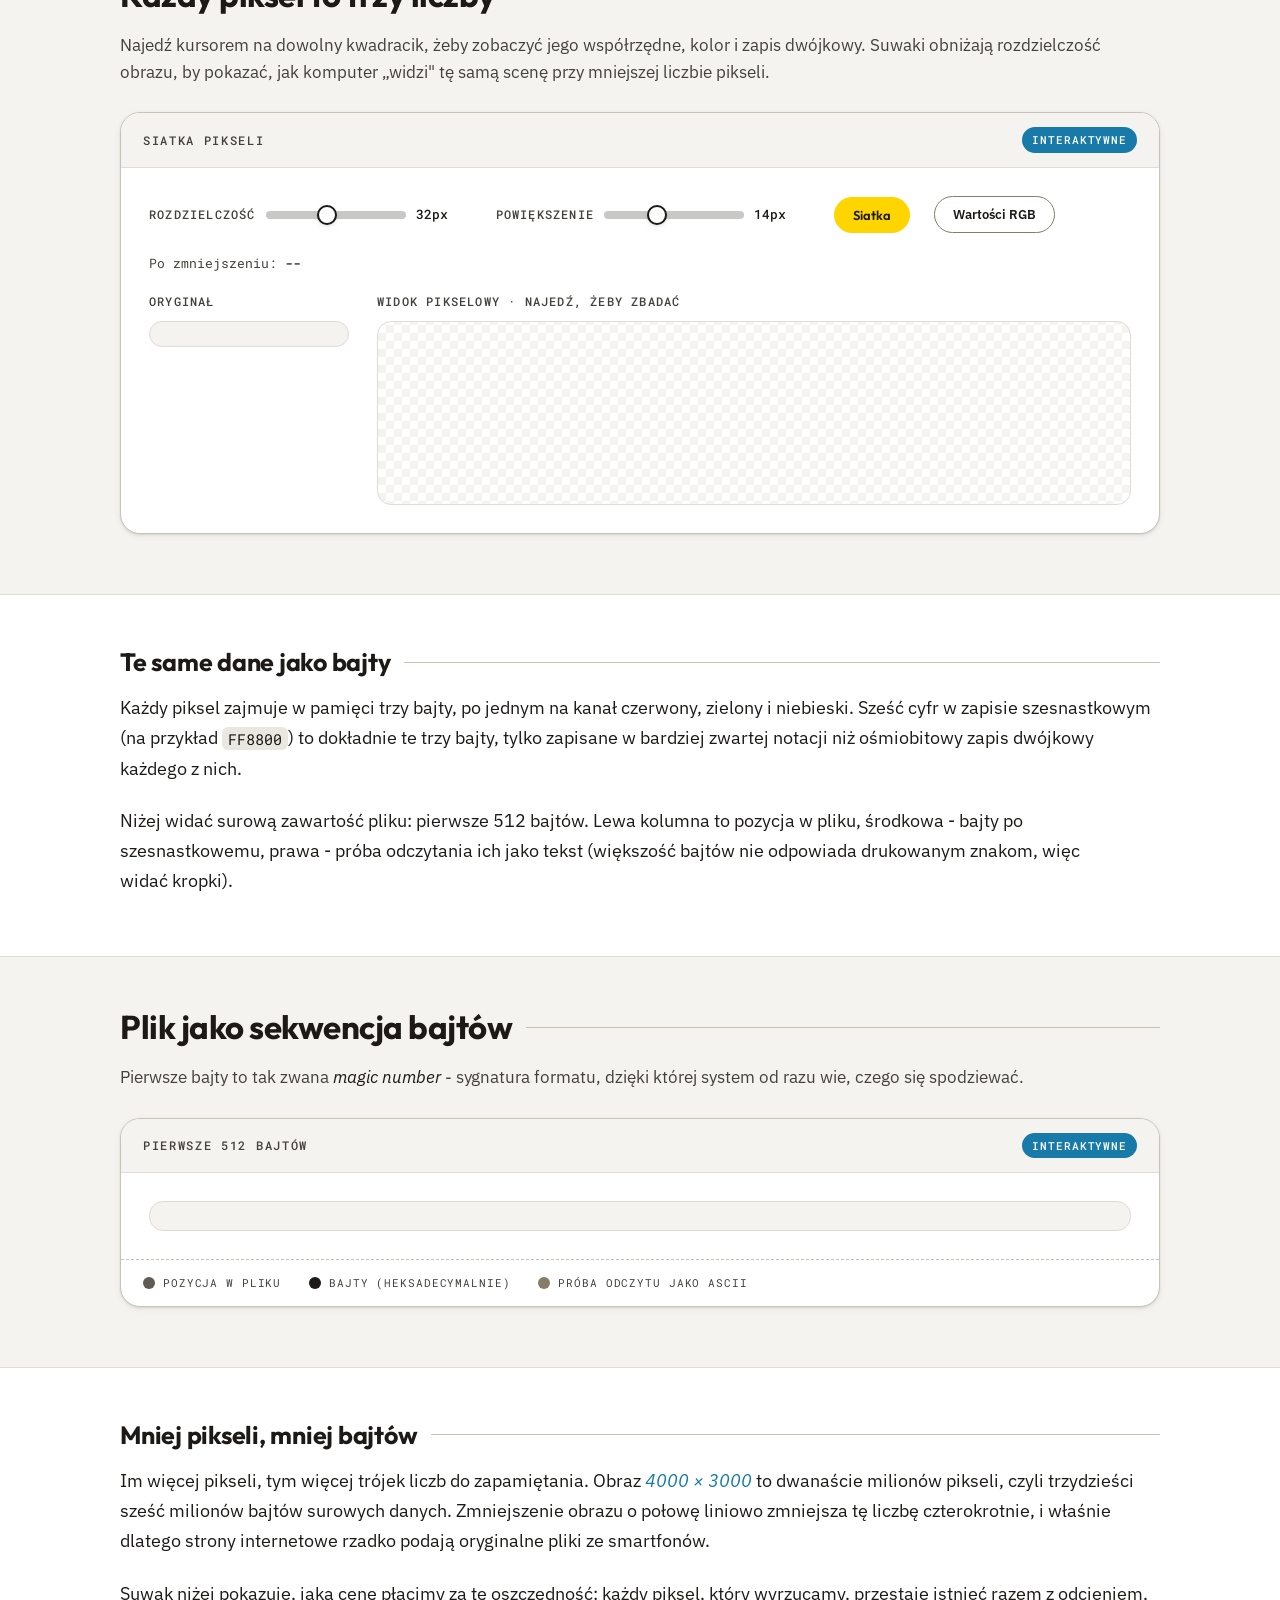
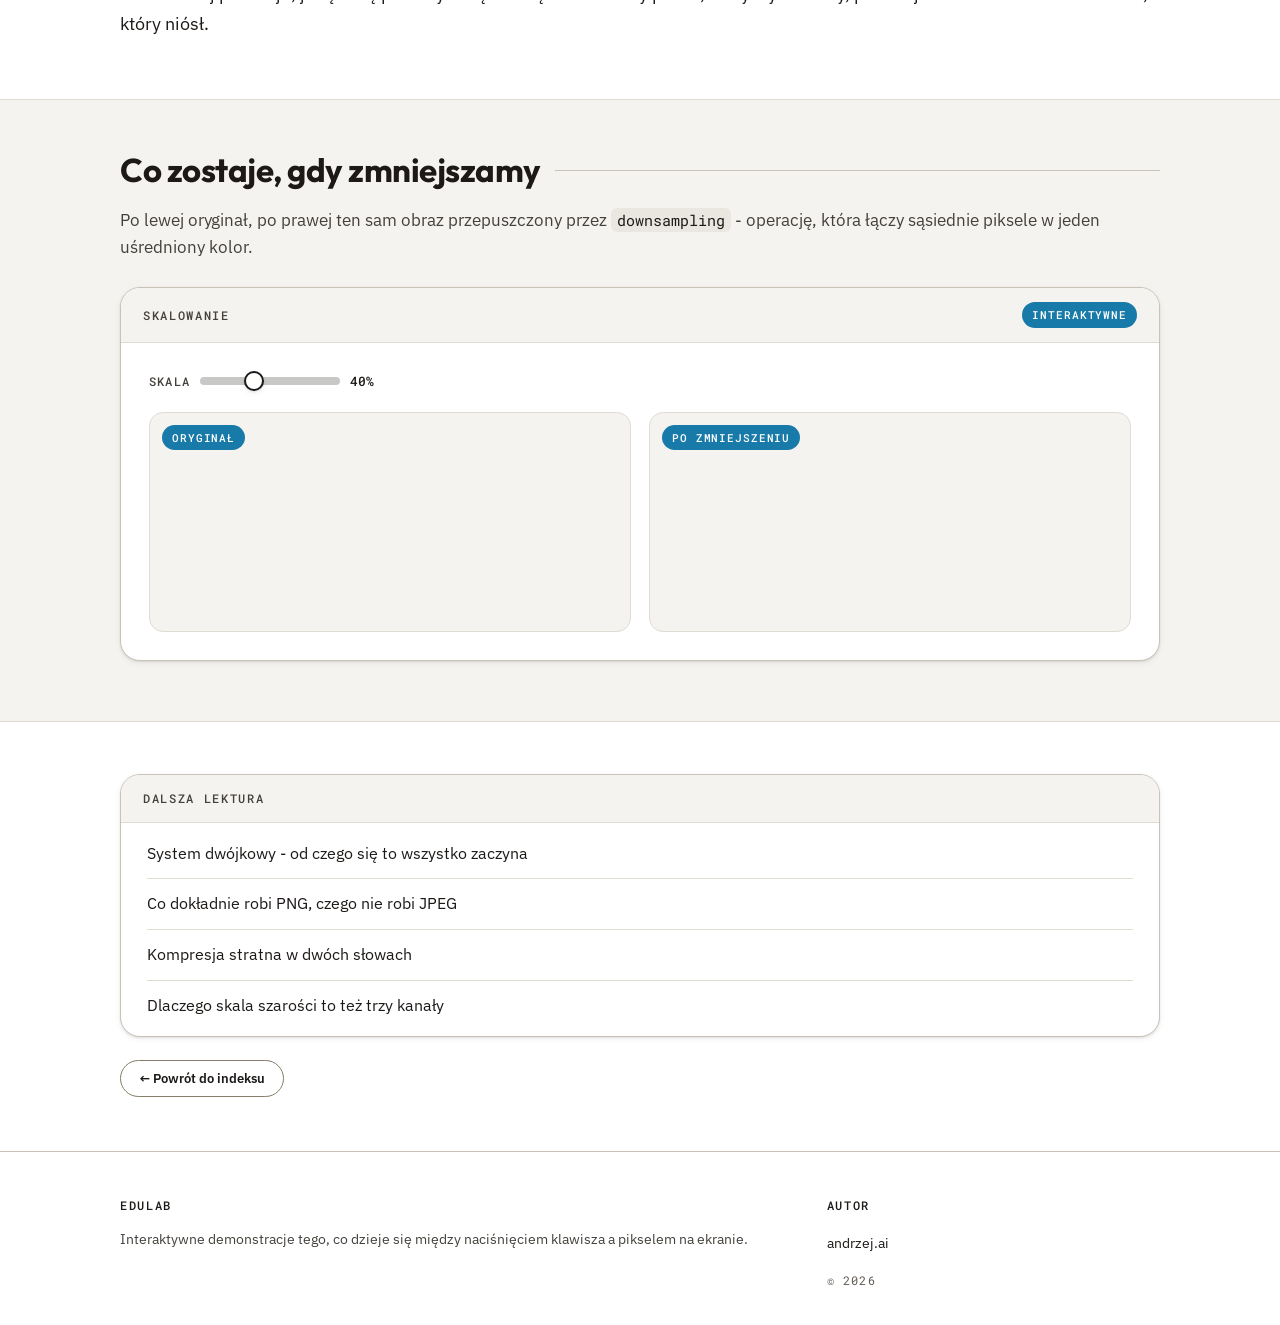
<file: image.html>
<!doctype html>
<html lang="pl">
<head>
<meta charset="utf-8" />
<meta name="viewport" content="width=device-width, initial-scale=1.0" />
<title>Anatomia obrazu - Substrate</title>
<link rel="preconnect" href="https://fonts.googleapis.com" />
<link rel="preconnect" href="https://fonts.gstatic.com" crossorigin />
<link href="https://fonts.googleapis.com/css2?family=Outfit:wght@400;500;600;700;800&family=IBM+Plex+Sans:wght@400;500;600;700&family=Roboto+Mono:wght@400;500&display=swap" rel="stylesheet" />
<script>
  (function(){
    try {
      var saved = localStorage.getItem('substrate-theme');
      document.documentElement.dataset.theme = saved || 'light';
    } catch (_) {
      document.documentElement.dataset.theme = 'light';
    }
  })();
</script>
<link rel="stylesheet" href="colors_and_type.css" />
<link rel="stylesheet" href="site.css" />
<style>
  /* ─── Image page widgets (tokens + chrome come from site.css) ─── */
  .hidden { display: none !important; }

  /* ─── Section lead inline marks ─── */
  .sec-lead code {
    font-family: var(--font-mono); font-size: 15px;
    background: var(--paper-3); color: var(--ink);
    padding: .12em .4em; border-radius: var(--r-xs);
  }
  .sec-lead em { font-style: italic; color: var(--ink); }

  /* ─── Functional labels inside the demos ─── */
  .pixel-side h6, .control-group label {
    font-family: var(--font-mono); font-size: 12px; font-weight: 500;
    letter-spacing: .1em; text-transform: uppercase; color: var(--ink-2);
  }
  .pixel-side h6 { margin: 0 0 10px; }

  /* ─── Upload zone (clickable: --line-strong contour) ─── */
  .upload-zone {
    padding: 56px 32px; text-align: center; cursor: pointer;
    background: var(--surface);
    border: 2px dashed var(--line-strong); border-radius: var(--r-md);
    transition: background .2s, border-color .2s;
  }
  .upload-zone:hover, .upload-zone.dragover { background: var(--paper-2); border-color: var(--ink); }
  .upload-zone .up-mark {
    width: 64px; height: 64px; margin: 0 auto 18px;
    display: flex; align-items: center; justify-content: center;
    background: var(--yellow); color: var(--yellow-ink); border-radius: 50%;
    font-family: var(--font-sans); font-weight: 600; font-size: 30px; line-height: 1;
  }
  .upload-zone h3 {
    font-family: var(--font-display); font-weight: 700;
    font-size: 26px; letter-spacing: -.01em; color: var(--ink); margin: 0 0 8px;
  }
  .upload-zone p {
    font-family: var(--font-mono); font-size: 12px;
    letter-spacing: .08em; text-transform: uppercase; color: var(--ink-2); margin: 0;
  }
  #fileInput { display: none; }

  /* ─── File result: thumbnail well + ruled metadata ─── */
  .file-row { display: grid; grid-template-columns: 220px 1fr; gap: 32px; align-items: start; }
  .file-thumb, .pixel-thumb {
    display: flex; align-items: center; justify-content: center; padding: 14px;
    background: var(--paper-2); border: 1px solid var(--line); border-radius: var(--r-md);
  }
  .file-thumb img { max-width: 100%; max-height: 220px; display: block; border-radius: var(--r-xs); }
  .file-actions { margin-top: 14px; display: flex; justify-content: center; }

  .metadata-grid {
    display: grid; grid-template-columns: repeat(2, 1fr);
    border: 1px solid var(--line-2); border-radius: var(--r-md); overflow: hidden;
  }
  .metadata-item {
    padding: 14px 18px; background: var(--surface);
    border-bottom: 1px solid var(--line); border-right: 1px solid var(--line);
  }
  .metadata-item:nth-child(2n) { border-right: none; }
  .metadata-item:nth-last-child(-n+2) { border-bottom: none; }
  .metadata-item:nth-child(4n+3), .metadata-item:nth-child(4n+4) { background: var(--paper-2); }
  .metadata-label {
    margin-bottom: 6px;
    font-family: var(--font-mono); font-size: 11px; font-weight: 500;
    letter-spacing: .1em; text-transform: uppercase; color: var(--ink-3);
  }
  .metadata-value {
    font-family: var(--font-mono); font-size: 14px; font-weight: 500;
    color: var(--ink); word-break: break-all; font-variant-numeric: tabular-nums;
  }

  /* ─── Slider controls ─── */
  .card-body > .controls { gap: 14px 24px; margin-bottom: 20px; }
  .control-group { display: flex; align-items: center; gap: 10px; flex-wrap: nowrap; }
  .control-group .val {
    min-width: 56px;
    font-family: var(--font-mono); font-size: 13px; font-weight: 500;
    color: var(--ink); font-variant-numeric: tabular-nums;
  }
  input[type="range"] {
    -webkit-appearance: none; appearance: none;
    width: 140px; height: 20px; margin: 0; background: transparent; cursor: pointer;
  }
  input[type="range"]::-webkit-slider-runnable-track { height: 8px; background: var(--track); border-radius: var(--r-pill); }
  input[type="range"]::-moz-range-track { height: 8px; background: var(--track); border-radius: var(--r-pill); }
  input[type="range"]::-webkit-slider-thumb {
    -webkit-appearance: none; appearance: none;
    width: 20px; height: 20px; margin-top: -6px;
    background: var(--surface); border: 2px solid var(--ink); border-radius: 50%;
    box-shadow: var(--shadow-sm);
  }
  input[type="range"]::-moz-range-thumb {
    width: 16px; height: 16px;
    background: var(--surface); border: 2px solid var(--ink); border-radius: 50%;
    box-shadow: var(--shadow-sm);
  }
  input[type="range"]:focus-visible { box-shadow: none; }
  input[type="range"]:focus-visible::-webkit-slider-thumb { box-shadow: var(--focus-ring); }
  input[type="range"]:focus-visible::-moz-range-thumb { box-shadow: var(--focus-ring); }

  /* ─── Pixel explorer ─── */
  .resolution-display {
    margin: 0 0 18px;
    font-family: var(--font-mono); font-size: 13px; color: var(--ink-2);
  }
  .resolution-display span { color: var(--ink); font-weight: 500; }
  .pixel-stage { display: grid; grid-template-columns: 200px 1fr; gap: 28px; align-items: start; }
  .pixel-thumb { padding: 12px; }
  .pixel-thumb img { max-width: 100%; max-height: 200px; display: block; margin: 0 auto; border-radius: var(--r-xs); }
  .pixel-canvas-wrap {
    position: relative; display: flex; justify-content: center; overflow: auto; padding: 16px;
    background: repeating-conic-gradient(var(--paper-2) 0% 25%, var(--paper) 0% 50%) 50% / 16px 16px;
    border: 1px solid var(--line); border-radius: var(--r-md);
  }
  #pixelCanvas { image-rendering: pixelated; cursor: crosshair; display: block; }
  .pixel-info {
    position: absolute; z-index: 10; display: none; pointer-events: none;
    min-width: 180px; padding: 12px 14px;
    background: var(--surface); border: 1px solid var(--line-2); border-radius: var(--r-sm);
    box-shadow: var(--shadow-md);
    font-family: var(--font-mono); font-size: 12px;
  }
  .pixel-info.visible { display: block; }
  .pixel-color-box { width: 100%; height: 32px; margin-bottom: 8px; border: 1px solid var(--line); border-radius: var(--r-xs); }
  .pixel-coords { color: var(--ink-3); margin-bottom: 4px; }
  .pixel-rgb { color: var(--ink); margin-bottom: 2px; }
  .pixel-hex { color: var(--ink); font-weight: 500; margin-bottom: 6px; }
  .pixel-binary { color: var(--ink-2); font-size: 11px; line-height: 1.5; word-break: break-all; }

  /* ─── Hex dump ─── */
  .binary-container {
    max-height: 320px; overflow-y: auto; padding: 14px 18px;
    background: var(--paper-2); border: 1px solid var(--line); border-radius: var(--r-md);
    font-family: var(--font-mono); font-size: 12px; line-height: 1.7;
  }
  .binary-row { display: grid; grid-template-columns: 80px 1fr 160px; gap: 18px; padding: 2px 0; }
  .binary-offset { color: var(--ink-3); letter-spacing: .04em; }
  .binary-hex { color: var(--ink); font-weight: 500; word-spacing: 2px; letter-spacing: .04em; }
  .binary-ascii { color: var(--ink-2); letter-spacing: .04em; white-space: pre; }

  .legend { display: flex; flex-wrap: wrap; gap: 28px; }
  .legend-item {
    display: flex; align-items: center; gap: 8px;
    font-family: var(--font-mono); font-size: 11px;
    letter-spacing: .08em; text-transform: uppercase; color: var(--ink-2);
  }
  .legend-color { width: 12px; height: 12px; border-radius: 50%; }
  .legend-color.offset { background: var(--ink-3); }
  .legend-color.hex { background: var(--ink); }
  .legend-color.ascii { background: var(--line-strong); }

  /* ─── Size comparison ─── */
  .size-row { display: grid; grid-template-columns: 1fr 1fr; gap: 18px; }
  .preview-cell {
    position: relative; min-height: 220px; padding: 48px 18px 18px;
    display: flex; align-items: center; justify-content: center;
    background: var(--paper-2); border: 1px solid var(--line); border-radius: var(--r-md);
  }
  .preview-cell img { max-width: 100%; max-height: 280px; display: block; border-radius: var(--r-xs); }
  .size-badge {
    position: absolute; top: 12px; left: 12px;
    padding: 4px 10px; border-radius: var(--r-pill);
    background: var(--blue-soft); color: var(--blue-ink);
    font-family: var(--font-mono); font-size: 11px; font-weight: 500;
    letter-spacing: .08em; text-transform: uppercase; font-variant-numeric: tabular-nums;
  }

  /* ─── Responsive ─── */
  @media (max-width: 900px) {
    .file-row, .pixel-stage, .size-row, .metadata-grid { grid-template-columns: 1fr; }
    .metadata-item { border-right: none; }
    .metadata-item:nth-last-child(2) { border-bottom: 1px solid var(--line); }
    .metadata-item:nth-child(4n+3), .metadata-item:nth-child(4n+4) { background: var(--surface); }
    .metadata-item:nth-child(2n) { background: var(--paper-2); }
    .binary-row { grid-template-columns: 70px 1fr; }
    .binary-row .binary-ascii { display: none; }
  }
  @media (max-width: 768px) {
    .upload-zone { padding: 40px 20px; }
    .legend { gap: 10px 20px; }
  }
</style>
</head>
<body>

<header class="masthead">
  <div class="row">
    <a href="index.html" class="brand">
      <img class="edu-logo" src="edulab-mark-ink.png" alt="edulab" />
      <span class="wordmark">edulab</span>
    </a>
    <button class="theme-toggle" id="themeToggle" aria-label="Przełącz motyw">
      <span class="th-mark"></span>
      <span class="lbl-jasny">Jasny</span>
      <span class="lbl-ciemny">Ciemny</span>
    </button>
  </div>
</header>

<main>
<header class="page-head">
  <h1 class="app-title">Anatomia obrazu</h1>
  <p class="edu-lead">Każdy obraz to tabela liczb. Otwierając plik graficzny, otwieramy długą listę trójek wartości; każda z nich opisuje kolor jednego punktu na ekranie.</p>
</header>

<section class="sec"><div class="wrap">
  <div class="detail-prose dropcap">
    <p><span class="dc">O</span>braz, który widzisz w tej chwili na ekranie, nie istnieje w komputerze jako „obraz". Istnieje jako bardzo długa lista bajtów, czyli liczb od <code>0</code> do <code>255</code> ułożonych obok siebie w pamięci. Lista ta ma swój układ: kolejne trójki opisują kolejne piksele, kolejne wiersze pikseli składają się w wiersze obrazu. Wszystko, co dzieje się powyżej tego poziomu, jest <em>interpretacją</em>: program graficzny czyta tę listę i wyświetla ją jako siatkę kolorowych kwadracików.</p>
    <p>Ta strona pozwala otworzyć dowolny plik graficzny i obejrzeć go z czterech stron jednocześnie: jako metryczkę pliku, siatkę pikseli, sekwencję bajtów i jako obraz, który tracimy, gdy go zmniejszamy.</p>
  </div>
</div></section>

<section class="sec sec-stone" id="demoFile"><div class="wrap">
  <div class="sec-head"><h2>Otwórz plik</h2></div>
  <p class="sec-lead">Zacznij od dowolnego obrazu z dysku. Wszystkie obliczenia zachodzą lokalnie w przeglądarce; nic nie wychodzi poza Twój komputer.</p>

  <div class="card demo-card">
    <div class="card-head">
      <span class="kicker">Metryczka pliku</span>
      <span class="pill">Interaktywne</span>
    </div>
    <div class="card-body">
      <div class="upload-zone" id="uploadZone">
        <div class="up-mark">↓</div>
        <h3>Upuść tu obraz</h3>
        <p>albo kliknij, żeby wybrać · PNG · JPG · GIF · WebP</p>
        <input type="file" id="fileInput" accept="image/*" />
      </div>

      <div class="file-row hidden" id="fileResult">
        <div>
          <div class="file-thumb">
            <img id="filePreview" alt="" />
          </div>
          <div class="file-actions">
            <button class="btn" id="resetBtn">Wybierz inny plik</button>
          </div>
        </div>
        <div>
          <div class="metadata-grid" id="metadataGrid"></div>
        </div>
      </div>
    </div>
  </div>
</div></section>

<section class="sec"><div class="wrap">
  <div class="detail-prose">
    <h3>Co składa się z czego</h3>
    <p>Plik na dysku nie jest jeszcze obrazem, tylko jego <em>opisem</em>. Pierwsze bajty pliku to sygnatura formatu: dla PNG to <code>89 50 4E 47</code>, dla JPEG-a <code>FF D8 FF</code>. Dalej idą metadane: szerokość, wysokość, paleta, sposób kompresji. Reszta to skompresowana zawartość obrazu, którą trzeba dopiero rozpakować, żeby pojawiły się piksele.</p>
    <p>Dopiero rozpakowane piksele są tym, czym obraz jest naprawdę. Niżej można je zobaczyć z bliska, każdy z osobna.</p>
  </div>
</div></section>

<section class="sec sec-stone" id="demoPixels"><div class="wrap">
  <div class="sec-head"><h2>Każdy piksel to trzy liczby</h2></div>
  <p class="sec-lead">Najedź kursorem na dowolny kwadracik, żeby zobaczyć jego współrzędne, kolor i zapis dwójkowy. Suwaki obniżają rozdzielczość obrazu, by pokazać, jak komputer „widzi" tę samą scenę przy mniejszej liczbie pikseli.</p>

  <div class="card demo-card">
    <div class="card-head">
      <span class="kicker">Siatka pikseli</span>
      <span class="pill">Interaktywne</span>
    </div>
    <div class="card-body">
      <div class="controls">
        <div class="control-group">
          <label for="resolutionSlider">Rozdzielczość</label>
          <input type="range" id="resolutionSlider" min="8" max="64" value="32" />
          <span class="val" id="resolutionValue">32px</span>
        </div>
        <div class="control-group">
          <label for="zoomSlider">Powiększenie</label>
          <input type="range" id="zoomSlider" min="4" max="32" value="14" />
          <span class="val" id="zoomValue">14px</span>
        </div>
        <button class="btn active" id="toggleGrid">Siatka</button>
        <button class="btn" id="toggleValues">Wartości RGB</button>
      </div>

      <p class="resolution-display">Po zmniejszeniu: <span id="resolutionDisplay">--</span></p>

      <div class="pixel-stage">
        <div class="pixel-side">
          <h6>Oryginał</h6>
          <div class="pixel-thumb">
            <img id="pixelOriginalThumb" alt="" />
          </div>
        </div>
        <div class="pixel-side">
          <h6>Widok pikselowy · najedź, żeby zbadać</h6>
          <div class="pixel-canvas-wrap">
            <canvas id="pixelCanvas"></canvas>
            <div class="pixel-info" id="pixelInfo">
              <div class="pixel-color-box" id="pixelColorBox"></div>
              <div class="pixel-coords" id="pixelCoords">X: 0, Y: 0</div>
              <div class="pixel-rgb" id="pixelRGB">R: 0  G: 0  B: 0</div>
              <div class="pixel-hex" id="pixelHex">#000000</div>
              <div class="pixel-binary" id="pixelBinary">00000000 00000000 00000000</div>
            </div>
          </div>
        </div>
      </div>
    </div>
  </div>
</div></section>

<section class="sec"><div class="wrap">
  <div class="detail-prose">
    <h3>Te same dane jako bajty</h3>
    <p>Każdy piksel zajmuje w pamięci trzy bajty, po jednym na kanał czerwony, zielony i niebieski. Sześć cyfr w zapisie szesnastkowym (na przykład <code>FF8800</code>) to dokładnie te trzy bajty, tylko zapisane w bardziej zwartej notacji niż ośmiobitowy zapis dwójkowy każdego z nich.</p>
    <p>Niżej widać surową zawartość pliku: pierwsze 512 bajtów. Lewa kolumna to pozycja w pliku, środkowa - bajty po szesnastkowemu, prawa - próba odczytania ich jako tekst (większość bajtów nie odpowiada drukowanym znakom, więc widać kropki).</p>
  </div>
</div></section>

<section class="sec sec-stone" id="demoBytes"><div class="wrap">
  <div class="sec-head"><h2>Plik jako sekwencja bajtów</h2></div>
  <p class="sec-lead">Pierwsze bajty to tak zwana <em>magic number</em> - sygnatura formatu, dzięki której system od razu wie, czego się spodziewać.</p>

  <div class="card demo-card">
    <div class="card-head">
      <span class="kicker">Pierwsze 512 bajtów</span>
      <span class="pill">Interaktywne</span>
    </div>
    <div class="card-body">
      <div class="binary-container" id="binaryContainer"></div>
    </div>
    <div class="card-foot">
      <div class="legend">
        <div class="legend-item">
          <div class="legend-color offset"></div>
          <span>Pozycja w pliku</span>
        </div>
        <div class="legend-item">
          <div class="legend-color hex"></div>
          <span>Bajty (heksadecymalnie)</span>
        </div>
        <div class="legend-item">
          <div class="legend-color ascii"></div>
          <span>Próba odczytu jako ASCII</span>
        </div>
      </div>
    </div>
  </div>
</div></section>

<section class="sec"><div class="wrap">
  <div class="detail-prose">
    <h3>Mniej pikseli, mniej bajtów</h3>
    <p>Im więcej pikseli, tym więcej trójek liczb do zapamiętania. Obraz <em>4000 × 3000</em> to dwanaście milionów pikseli, czyli trzydzieści sześć milionów bajtów surowych danych. Zmniejszenie obrazu o połowę liniowo zmniejsza tę liczbę czterokrotnie, i właśnie dlatego strony internetowe rzadko podają oryginalne pliki ze smartfonów.</p>
    <p>Suwak niżej pokazuje, jaką cenę płacimy za tę oszczędność: każdy piksel, który wyrzucamy, przestaje istnieć razem z odcieniem, który niósł.</p>
  </div>
</div></section>

<section class="sec sec-stone" id="demoScale"><div class="wrap">
  <div class="sec-head"><h2>Co zostaje, gdy zmniejszamy</h2></div>
  <p class="sec-lead">Po lewej oryginał, po prawej ten sam obraz przepuszczony przez <code>downsampling</code> - operację, która łączy sąsiednie piksele w jeden uśredniony kolor.</p>

  <div class="card demo-card">
    <div class="card-head">
      <span class="kicker">Skalowanie</span>
      <span class="pill">Interaktywne</span>
    </div>
    <div class="card-body">
      <div class="controls">
        <div class="control-group">
          <label for="scaleSlider">Skala</label>
          <input type="range" id="scaleSlider" min="5" max="100" value="40" />
          <span class="val" id="scaleValue">40%</span>
        </div>
      </div>
      <div class="size-row">
        <div class="preview-cell">
          <span class="size-badge" id="originalSize">Oryginał</span>
          <img id="originalPreview" alt="" />
        </div>
        <div class="preview-cell">
          <span class="size-badge" id="resizedSize">Po zmniejszeniu</span>
          <img id="resizedPreview" alt="" />
        </div>
      </div>
    </div>
  </div>
</div></section>

<section class="sec"><div class="wrap">
  <aside class="card">
    <div class="card-head"><span class="kicker">Dalsza lektura</span></div>
    <ul class="link-list">
      <li><a href="binary.html">System dwójkowy - od czego się to wszystko zaczyna</a></li>
      <li><a href="#">Co dokładnie robi PNG, czego nie robi JPEG</a></li>
      <li><a href="#">Kompresja stratna w dwóch słowach</a></li>
      <li><a href="#">Dlaczego skala szarości to też trzy kanały</a></li>
    </ul>
  </aside>
  <div class="back-row"><a class="btn" href="index.html">← Powrót do indeksu</a></div>
</div></section>
</main>

<footer class="footer">
  <div class="footer-grid">
    <div class="col">
      <h6>edulab</h6>
      <p>Interaktywne demonstracje tego, co dzieje się między naciśnięciem klawisza a pikselem na ekranie.</p>
    </div>
    <div class="col">
      <h6>Autor</h6>
      <a href="https://andrzej.ai">andrzej.ai</a>
      <p class="foot-copy">© 2026</p>
    </div>
  </div>
</footer>

<script>
  // State
  let originalImage = null;
  let imageData = null;
  let showGrid = true;
  let showValues = false;
  let zoomLevel = 14;
  let pixelResolution = 32;
  let fileBytes = null;

  // DOM
  const uploadZone = document.getElementById('uploadZone');
  const fileInput = document.getElementById('fileInput');
  const fileResult = document.getElementById('fileResult');
  const filePreview = document.getElementById('filePreview');
  const metadataGrid = document.getElementById('metadataGrid');
  const binaryContainer = document.getElementById('binaryContainer');
  const originalPreview = document.getElementById('originalPreview');
  const resizedPreview = document.getElementById('resizedPreview');
  const pixelCanvas = document.getElementById('pixelCanvas');
  const pixelInfo = document.getElementById('pixelInfo');
  const scaleSlider = document.getElementById('scaleSlider');
  const zoomSlider = document.getElementById('zoomSlider');
  const resolutionSlider = document.getElementById('resolutionSlider');

  // Upload handling
  uploadZone.addEventListener('click', () => fileInput.click());
  uploadZone.addEventListener('dragover', (e) => {
    e.preventDefault();
    uploadZone.classList.add('dragover');
  });
  uploadZone.addEventListener('dragleave', () => {
    uploadZone.classList.remove('dragover');
  });
  uploadZone.addEventListener('drop', (e) => {
    e.preventDefault();
    uploadZone.classList.remove('dragover');
    const file = e.dataTransfer.files[0];
    if (file && file.type.startsWith('image/')) {
      processImage(file);
    }
  });
  fileInput.addEventListener('change', (e) => {
    const file = e.target.files[0];
    if (file) processImage(file);
  });

  document.getElementById('resetBtn').addEventListener('click', () => {
    fileInput.value = '';
    fileResult.classList.add('hidden');
    uploadZone.classList.remove('hidden');
  });

  function processImage(file) {
    const binaryReader = new FileReader();
    binaryReader.onload = (e) => {
      fileBytes = new Uint8Array(e.target.result);
      displayBinaryData();
    };
    binaryReader.readAsArrayBuffer(file);

    const imageReader = new FileReader();
    imageReader.onload = (e) => {
      const img = new Image();
      img.onload = () => {
        originalImage = img;
        filePreview.src = img.src;
        displayMetadata(file, img);
        displayPreviews(img);
        displayPixelExplorer(img);
        uploadZone.classList.add('hidden');
        fileResult.classList.remove('hidden');
      };
      img.src = e.target.result;
    };
    imageReader.readAsDataURL(file);
  }

  function displayMetadata(file, img) {
    const rawSize = img.width * img.height * 3;
    const compression = file.size < rawSize
      ? `o ${((1 - file.size / rawSize) * 100).toFixed(1)}% mniejszy`
      : 'brak';

    const items = [
      { label: 'Nazwa pliku',         value: file.name },
      { label: 'Typ pliku',            value: file.type || '-' },
      { label: 'Rozmiar pliku',        value: formatBytes(file.size) },
      { label: 'Wymiary',              value: `${img.width} × ${img.height} px` },
      { label: 'Liczba pikseli',       value: (img.width * img.height).toLocaleString('pl-PL') },
      { label: 'Głębia koloru',        value: '24-bit · 8 bitów × 3 kanały' },
      { label: 'Surowe dane',          value: formatBytes(rawSize) },
      { label: 'Kompresja',            value: compression },
    ];

    metadataGrid.innerHTML = items.map(m => `
      <div class="metadata-item">
        <div class="metadata-label">${m.label}</div>
        <div class="metadata-value">${m.value}</div>
      </div>
    `).join('');
  }

  function formatBytes(bytes) {
    if (bytes < 1024) return bytes + ' B';
    if (bytes < 1024 * 1024) return (bytes / 1024).toFixed(2) + ' KB';
    return (bytes / (1024 * 1024)).toFixed(2) + ' MB';
  }

  function displayBinaryData() {
    const rows = [];
    const bytesToShow = Math.min(512, fileBytes.length);

    for (let i = 0; i < bytesToShow; i += 16) {
      const offset = i.toString(16).padStart(8, '0').toUpperCase();
      const hexBytes = [];
      const asciiChars = [];

      for (let j = 0; j < 16 && i + j < bytesToShow; j++) {
        const byte = fileBytes[i + j];
        hexBytes.push(byte.toString(16).padStart(2, '0').toUpperCase());
        asciiChars.push(byte >= 32 && byte <= 126 ? String.fromCharCode(byte) : '·');
      }

      rows.push(`
        <div class="binary-row">
          <span class="binary-offset">${offset}</span>
          <span class="binary-hex">${hexBytes.join(' ')}</span>
          <span class="binary-ascii">${asciiChars.join('')}</span>
        </div>
      `);
    }

    binaryContainer.innerHTML = rows.join('');
  }

  function displayPreviews(img) {
    originalPreview.src = img.src;
    document.getElementById('originalSize').textContent = `${img.width} × ${img.height}`;
    updateResizedPreview();
  }

  function updateResizedPreview() {
    if (!originalImage) return;
    const scale = scaleSlider.value / 100;
    const newWidth = Math.max(1, Math.floor(originalImage.width * scale));
    const newHeight = Math.max(1, Math.floor(originalImage.height * scale));

    const canvas = document.createElement('canvas');
    canvas.width = newWidth;
    canvas.height = newHeight;
    const ctx = canvas.getContext('2d');
    ctx.drawImage(originalImage, 0, 0, newWidth, newHeight);

    resizedPreview.src = canvas.toDataURL();
    document.getElementById('resizedSize').textContent = `${newWidth} × ${newHeight}`;
    document.getElementById('scaleValue').textContent = `${scaleSlider.value}%`;
  }

  scaleSlider.addEventListener('input', updateResizedPreview);

  function displayPixelExplorer(img) {
    document.getElementById('pixelOriginalThumb').src = img.src;
    updatePixelCanvas();
  }

  function updatePixelCanvas() {
    if (!originalImage) return;

    const ctx = pixelCanvas.getContext('2d');
    const aspectRatio = originalImage.width / originalImage.height;
    let pixelWidth, pixelHeight;

    if (aspectRatio >= 1) {
      pixelWidth = pixelResolution;
      pixelHeight = Math.max(1, Math.round(pixelResolution / aspectRatio));
    } else {
      pixelHeight = pixelResolution;
      pixelWidth = Math.max(1, Math.round(pixelResolution * aspectRatio));
    }

    const sourceCanvas = document.createElement('canvas');
    sourceCanvas.width = pixelWidth;
    sourceCanvas.height = pixelHeight;
    const sourceCtx = sourceCanvas.getContext('2d');
    sourceCtx.drawImage(originalImage, 0, 0, pixelWidth, pixelHeight);
    imageData = sourceCtx.getImageData(0, 0, pixelWidth, pixelHeight);

    pixelCanvas.dataset.pixelWidth = pixelWidth;
    pixelCanvas.dataset.pixelHeight = pixelHeight;

    pixelCanvas.width = pixelWidth * zoomLevel;
    pixelCanvas.height = pixelHeight * zoomLevel;

    ctx.imageSmoothingEnabled = false;

    for (let y = 0; y < pixelHeight; y++) {
      for (let x = 0; x < pixelWidth; x++) {
        const i = (y * pixelWidth + x) * 4;
        const r = imageData.data[i];
        const g = imageData.data[i + 1];
        const b = imageData.data[i + 2];

        ctx.fillStyle = `rgb(${r}, ${g}, ${b})`;
        ctx.fillRect(x * zoomLevel, y * zoomLevel, zoomLevel, zoomLevel);

        if (showGrid && zoomLevel >= 6) {
          ctx.strokeStyle = getComputedStyle(document.documentElement).getPropertyValue('--rule-soft').trim() || '#E0DBD3';
          ctx.strokeRect(x * zoomLevel, y * zoomLevel, zoomLevel, zoomLevel);
        }

        if (showValues && zoomLevel >= 18) {
          const brightness = (r * 299 + g * 587 + b * 114) / 1000;
          ctx.fillStyle = brightness > 128 ? '#1C1917' : '#FFFFFF';
          ctx.font = `500 ${Math.floor(zoomLevel / 4.5)}px 'Roboto Mono', ui-monospace, monospace`;
          ctx.textAlign = 'center';
          ctx.fillText(`${r}`, x * zoomLevel + zoomLevel/2, y * zoomLevel + zoomLevel/3 + 2);
          ctx.fillText(`${g}`, x * zoomLevel + zoomLevel/2, y * zoomLevel + zoomLevel/2 + 2);
          ctx.fillText(`${b}`, x * zoomLevel + zoomLevel/2, y * zoomLevel + zoomLevel * 0.75 + 2);
        }
      }
    }

    const resDisplay = document.getElementById('resolutionDisplay');
    if (resDisplay) {
      resDisplay.textContent = `${pixelWidth} × ${pixelHeight} pikseli (${(pixelWidth * pixelHeight).toLocaleString('pl-PL')} łącznie)`;
    }
  }

  zoomSlider.addEventListener('input', () => {
    zoomLevel = parseInt(zoomSlider.value);
    document.getElementById('zoomValue').textContent = `${zoomLevel}px`;
    updatePixelCanvas();
  });

  resolutionSlider.addEventListener('input', (e) => {
    pixelResolution = parseInt(e.target.value);
    document.getElementById('resolutionValue').textContent = `${pixelResolution}px`;
    updatePixelCanvas();
  });

  document.getElementById('toggleGrid').addEventListener('click', (e) => {
    showGrid = !showGrid;
    e.currentTarget.classList.toggle('active', showGrid);
    updatePixelCanvas();
  });

  document.getElementById('toggleValues').addEventListener('click', (e) => {
    showValues = !showValues;
    e.currentTarget.classList.toggle('active', showValues);
    updatePixelCanvas();
  });

  pixelCanvas.addEventListener('mousemove', (e) => {
    if (!imageData) return;

    const rect = pixelCanvas.getBoundingClientRect();
    const pixelWidth = parseInt(pixelCanvas.dataset.pixelWidth) || pixelResolution;
    const pixelHeight = parseInt(pixelCanvas.dataset.pixelHeight) || pixelResolution;

    const scaleX = pixelCanvas.width / rect.width;
    const scaleY = pixelCanvas.height / rect.height;
    const x = Math.floor(((e.clientX - rect.left) * scaleX) / zoomLevel);
    const y = Math.floor(((e.clientY - rect.top) * scaleY) / zoomLevel);

    if (x < 0 || y < 0 || x >= pixelWidth || y >= pixelHeight) {
      pixelInfo.classList.remove('visible');
      return;
    }

    const i = (y * pixelWidth + x) * 4;
    const r = imageData.data[i];
    const g = imageData.data[i + 1];
    const b = imageData.data[i + 2];

    const hex = '#' + [r, g, b].map(v => v.toString(16).padStart(2, '0')).join('').toUpperCase();

    document.getElementById('pixelColorBox').style.background = hex;
    document.getElementById('pixelCoords').textContent = `X: ${x}, Y: ${y}`;
    document.getElementById('pixelRGB').textContent = `R: ${r}  G: ${g}  B: ${b}`;
    document.getElementById('pixelHex').textContent = hex;
    document.getElementById('pixelBinary').textContent =
      `${r.toString(2).padStart(8, '0')} ${g.toString(2).padStart(8, '0')} ${b.toString(2).padStart(8, '0')}`;

    const wrap = pixelCanvas.parentElement;
    const wrapRect = wrap.getBoundingClientRect();
    let tooltipX = e.clientX - wrapRect.left + 18;
    let tooltipY = e.clientY - wrapRect.top + 18;

    if (tooltipX + 200 > wrapRect.width) tooltipX = e.clientX - wrapRect.left - 210;
    if (tooltipY + 140 > wrapRect.height) tooltipY = e.clientY - wrapRect.top - 150;

    pixelInfo.style.left = tooltipX + 'px';
    pixelInfo.style.top = tooltipY + 'px';
    pixelInfo.classList.add('visible');
  });

  pixelCanvas.addEventListener('mouseleave', () => {
    pixelInfo.classList.remove('visible');
  });

  // Theme toggle: re-render canvas with theme-correct grid stroke
  document.getElementById('themeToggle').addEventListener('click', function(){
    var current = document.documentElement.dataset.theme;
    var next = current === 'light' ? 'dark' : 'light';
    document.documentElement.dataset.theme = next;
    try { localStorage.setItem('substrate-theme', next); } catch (_) {}
    document.dispatchEvent(new CustomEvent('themechange', { detail: next }));
  });
  document.addEventListener('themechange', function(){
    if (originalImage) updatePixelCanvas();
  });
</script>

</body>
</html>
</file>
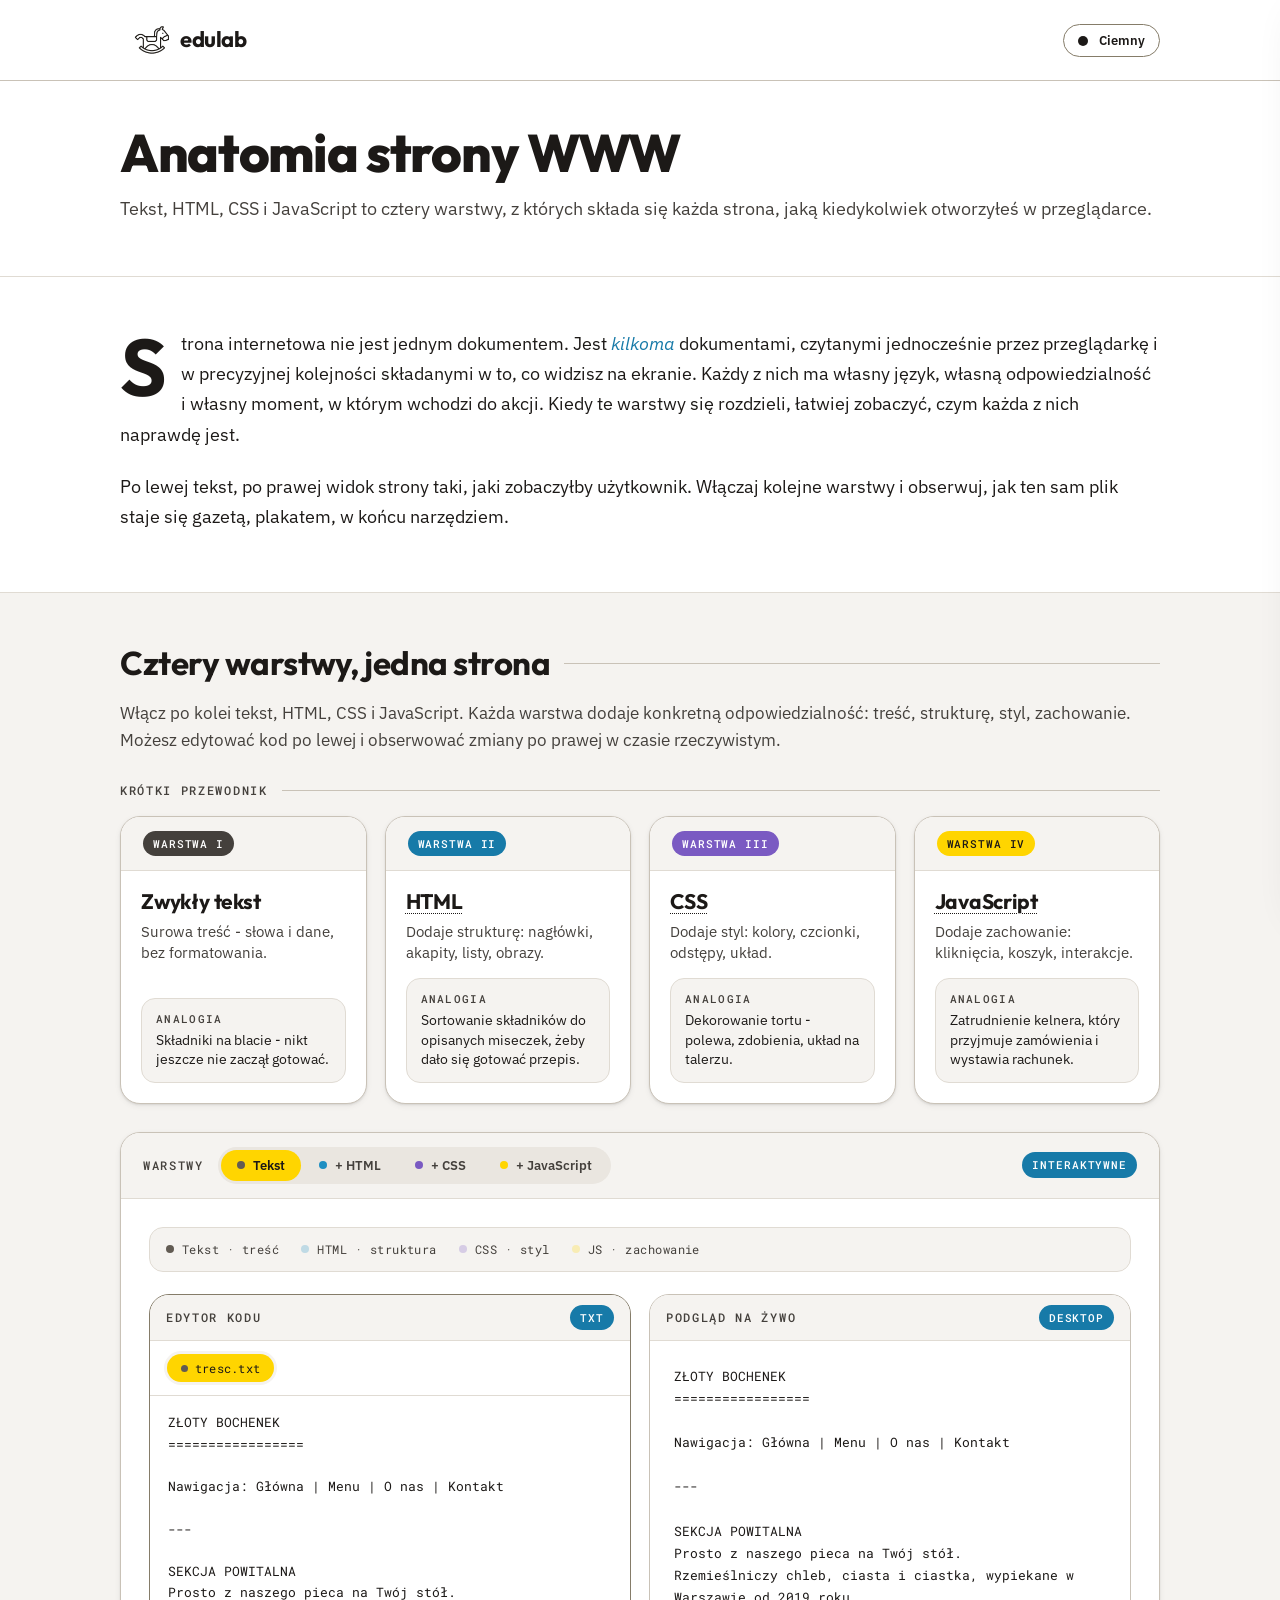
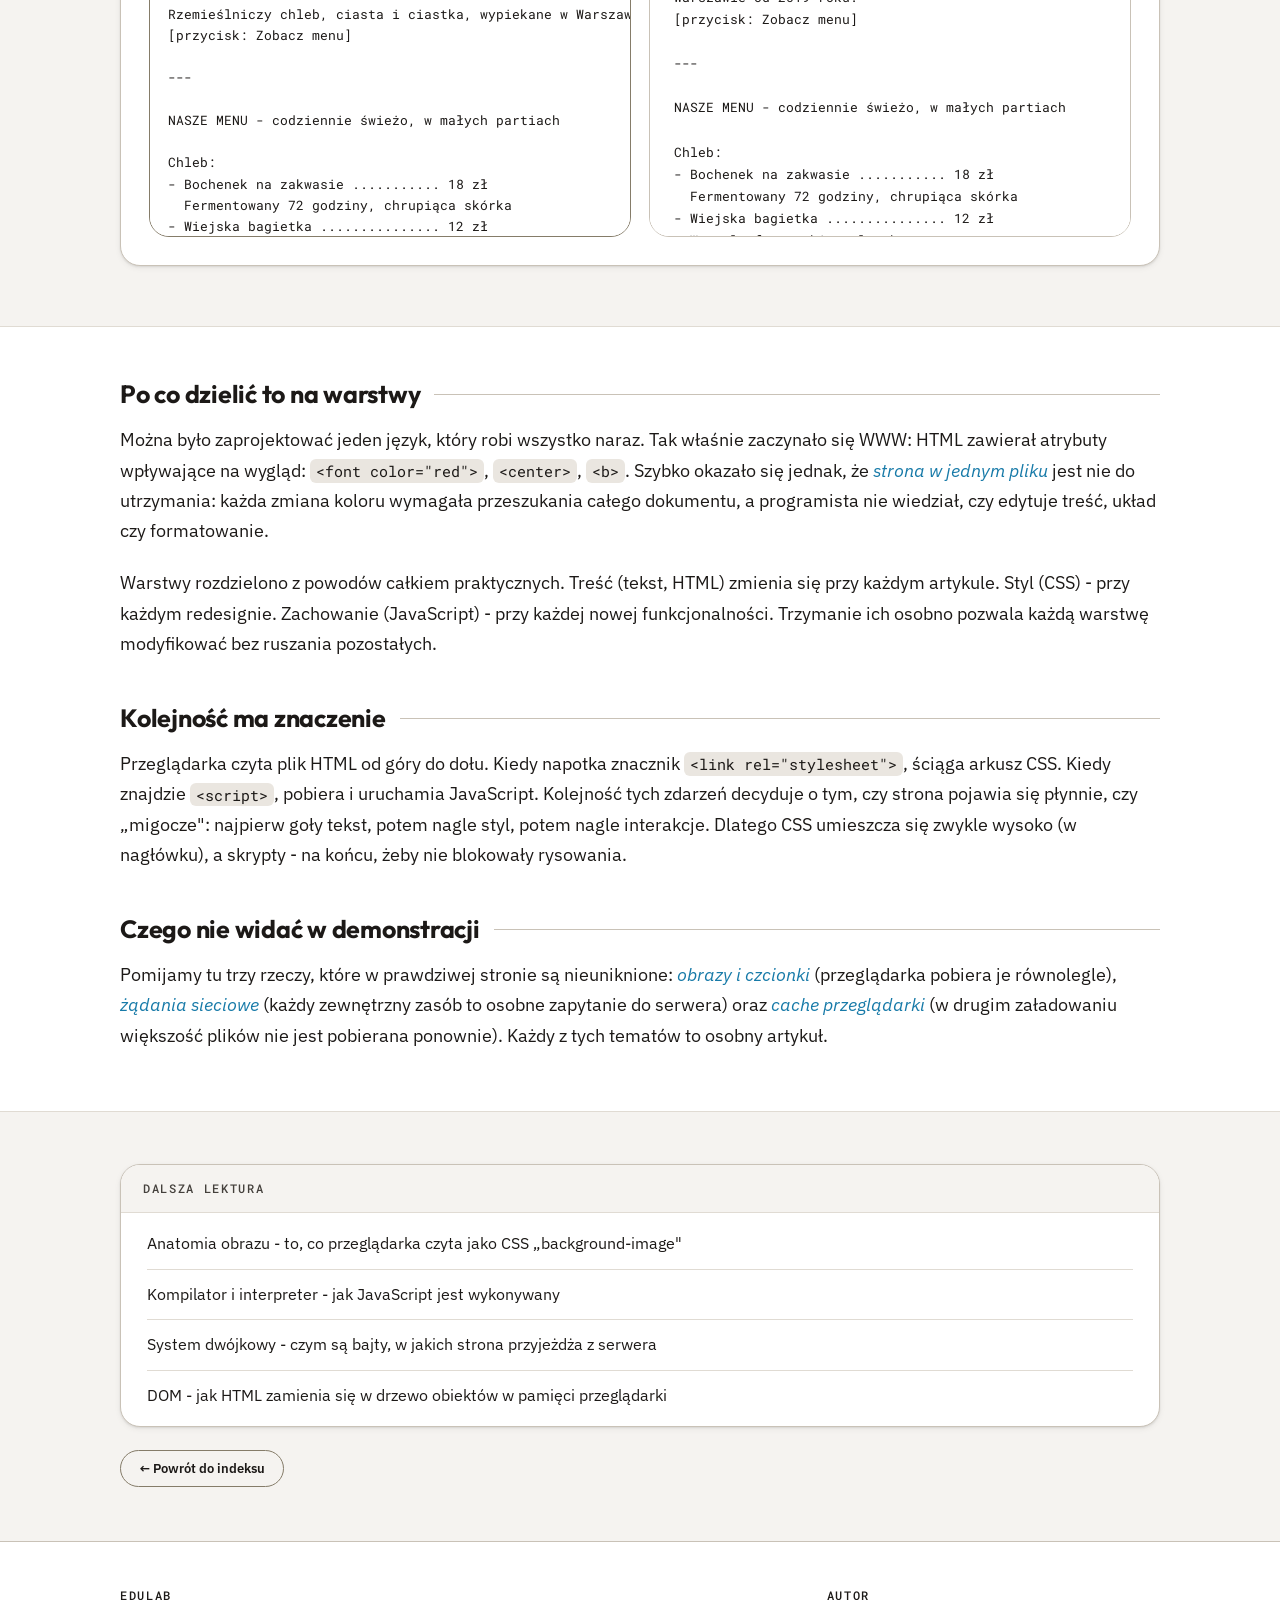
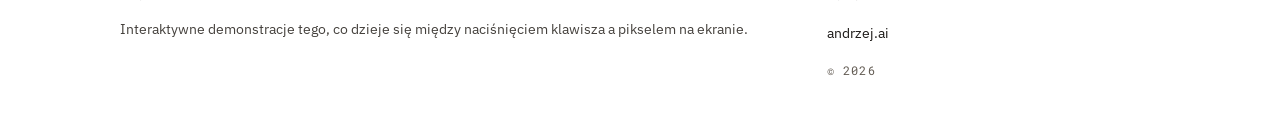
<file: website.html>
<!doctype html>
<html lang="pl">
<head>
<meta charset="utf-8" />
<meta name="viewport" content="width=device-width, initial-scale=1.0" />
<title>Anatomia strony WWW - Substrate</title>
<link rel="preconnect" href="https://fonts.googleapis.com" />
<link rel="preconnect" href="https://fonts.gstatic.com" crossorigin />
<link href="https://fonts.googleapis.com/css2?family=Outfit:wght@400;500;600;700;800&family=IBM+Plex+Sans:wght@400;500;600;700&family=Roboto+Mono:wght@400;500&display=swap" rel="stylesheet" />
<script>
  (function(){
    try {
      var saved = localStorage.getItem('substrate-theme');
      document.documentElement.dataset.theme = saved || 'light';
    } catch (_) {
      document.documentElement.dataset.theme = 'light';
    }
  })();
</script>
<link rel="stylesheet" href="colors_and_type.css" />
<link rel="stylesheet" href="site.css" />
<style>
  /* ─── Website page widgets (tokens + chrome come from site.css) ─── */
  :root {
    /* Layer key colours: decorative dots and chips only, never text */
    --layer-text: var(--ink-3);
    --layer-html: var(--blue);
    --layer-css:  var(--play-grape);
    --layer-js:   var(--yellow);
    /* Scrim under the cart panel: fixed dark ink in both themes */
    --scrim: color-mix(in srgb, var(--on-primary) 50%, transparent);
  }

  /* ─── Layer guide ─── */
  .layer-intro { margin: 0 0 28px; }
  .layer-intro h3 {
    display: flex; align-items: center; gap: 14px;
    margin: 0 0 16px;
    font-family: var(--font-mono); font-weight: 500; font-size: 12px;
    letter-spacing: .14em; text-transform: uppercase; color: var(--ink-2);
  }
  .layer-intro h3::after { content: ""; flex: 1; min-width: 40px; height: 1px; background: var(--line-2); }
  .layer-grid { display: grid; grid-template-columns: repeat(4, 1fr); gap: 18px; }

  /* Cards keep overflow visible so the term tooltips are not clipped */
  .layer-card.card { overflow: visible; }
  .layer-card > .card-head { border-radius: calc(var(--r-lg) - 1px) calc(var(--r-lg) - 1px) 0 0; }
  .layer-card > .card-body { padding: 18px 20px 20px; display: flex; flex-direction: column; }
  .layer-card h4 {
    margin: 0 0 6px;
    font-family: var(--font-display); font-weight: 700;
    font-size: 21px; line-height: 1.2; letter-spacing: -.01em; color: var(--ink);
  }
  .layer-card .l-desc {
    margin: 0 0 14px; flex: 1;
    font-family: var(--font-sans); font-size: 14.5px; line-height: 1.5; color: var(--ink-2);
  }
  .layer-card .analogy {
    padding: 12px 14px;
    background: var(--paper-2); border: 1px solid var(--line); border-radius: var(--r-md);
    font-family: var(--font-sans); font-size: 13.5px; line-height: 1.45; color: var(--ink);
  }
  .layer-card .analogy strong {
    display: block; margin-bottom: 4px;
    font-family: var(--font-mono); font-weight: 500; font-size: 11px;
    letter-spacing: .12em; text-transform: uppercase; color: var(--ink-2);
  }

  /* Layer chip: solid fill, white text (dark ink on yellow) */
  .lbadge {
    display: inline-block;
    font-family: var(--font-mono); font-size: 11px; font-weight: 500;
    letter-spacing: .08em; text-transform: uppercase;
    padding: 4px 10px; border-radius: var(--r-pill);
  }
  .layer-card[data-l="text"] .lbadge { background: var(--ink-2); color: var(--paper); }
  .layer-card[data-l="html"] .lbadge { background: var(--blue-soft); color: var(--blue-ink); }
  .layer-card[data-l="css"]  .lbadge { background: var(--play-grape); color: var(--blue-ink); }
  .layer-card[data-l="js"]   .lbadge { background: var(--yellow-soft); color: var(--yellow-ink); }

  /* ─── Term tooltips ─── */
  .term {
    position: relative; cursor: help; border-radius: var(--r-xs);
    text-decoration: underline dotted; text-decoration-thickness: 1px; text-underline-offset: 4px;
  }
  .term .tip {
    visibility: hidden; opacity: 0;
    position: absolute; bottom: calc(100% + 10px); left: 0; z-index: 100;
    width: 240px; padding: 10px 14px;
    background: var(--surface); color: var(--ink);
    border: 1px solid var(--line-2); border-radius: var(--r-sm); box-shadow: var(--shadow-md);
    font-family: var(--font-mono); font-size: 11.5px; font-weight: 400;
    letter-spacing: .01em; line-height: 1.5; text-transform: none; text-align: left;
    white-space: normal; pointer-events: none;
    transition: opacity .15s;
  }
  .term:hover .tip, .term:focus .tip { visibility: visible; opacity: 1; }

  /* ─── Demo card head: label + layer switch ─── */
  .head-left { display: flex; align-items: center; gap: 14px; flex-wrap: wrap; }

  /* Layer switch: borderless stone track, each option a full pill, active solid yellow */
  .layer-strip {
    display: inline-flex; flex-wrap: wrap; gap: 2px; padding: 3px;
    background: var(--paper-3); border-radius: var(--r-pill);
  }
  .layer-btn {
    appearance: none; cursor: pointer;
    display: inline-flex; align-items: center; gap: 8px;
    padding: 7px 16px; border: none; border-radius: var(--r-pill);
    background: transparent; color: var(--ink-2);
    font-family: var(--font-sans); font-weight: 600; font-size: 13px; white-space: nowrap;
    transition: background .15s, color .15s;
  }
  .layer-btn:hover:not(.active) { background: var(--paper); color: var(--ink); }
  .layer-btn.active { background: var(--yellow); color: var(--yellow-ink); }
  .layer-btn.active:hover { background: var(--yellow-600); }
  .ldot { width: 8px; height: 8px; border-radius: 50%; flex-shrink: 0; }
  .layer-btn[data-layer="text"] .ldot { background: var(--layer-text); }
  .layer-btn[data-layer="html"] .ldot { background: var(--layer-html); }
  .layer-btn[data-layer="css"]  .ldot { background: var(--layer-css); }
  .layer-btn[data-layer="js"]   .ldot { background: var(--layer-js); }
  .layer-btn[data-layer="js"].active .ldot { background: var(--yellow-ink); }

  /* Kept for the JS hooks (#step-*); the switch and status well carry the progress */
  .steps-track[hidden] { display: none; }

  /* ─── Status well ─── */
  .status-bar {
    display: flex; flex-wrap: wrap; gap: 10px 22px;
    margin: 0 0 22px; padding: 12px 16px;
    background: var(--paper-2); border: 1px solid var(--line); border-radius: var(--r-md);
    font-family: var(--font-mono); font-size: 12px; letter-spacing: .04em; color: var(--ink-2);
  }
  .status-item { display: flex; align-items: center; gap: 8px; }
  .status-dot { width: 8px; height: 8px; border-radius: 50%; opacity: .25; transition: opacity .25s; }
  .status-dot.on { opacity: 1; }
  .status-dot[data-l="text"] { background: var(--layer-text); }
  .status-dot[data-l="html"] { background: var(--layer-html); }
  .status-dot[data-l="css"]  { background: var(--layer-css); }
  .status-dot[data-l="js"]   { background: var(--layer-js); }

  /* ─── Workspace: editor + preview panes (card anatomy) ─── */
  .workspace { display: grid; grid-template-columns: 1fr 1fr; gap: 18px; }
  .pane.card { min-height: 540px; box-shadow: none; }
  .pane-editor.card { border-color: var(--line-strong); }
  .pane-editor:focus-within { box-shadow: var(--focus-ring); }
  .pane > .card-head { padding: 10px 16px; }
  .pane-body { flex: 1; display: flex; flex-direction: column; overflow: hidden; }

  /* File tabs: segmented track under the head */
  .file-bar { padding: 10px 14px; border-bottom: 1px solid var(--line); background: var(--surface); }
  .file-tabs {
    display: inline-flex; flex-wrap: wrap; gap: 2px; padding: 3px;
    background: var(--paper-2); border-radius: var(--r-pill);
  }
  .file-tab {
    appearance: none; cursor: pointer;
    display: inline-flex; align-items: center; gap: 7px;
    padding: 6px 14px; border: none; border-radius: var(--r-pill);
    background: transparent; color: var(--ink-2);
    font-family: var(--font-mono); font-size: 12px; letter-spacing: .02em; white-space: nowrap;
    transition: background .15s, color .15s;
  }
  .file-tab:hover:not(.active) { background: var(--paper); color: var(--ink); }
  .file-tab.active { background: var(--yellow); color: var(--yellow-ink); }
  .file-tab .tab-dot { width: 7px; height: 7px; border-radius: 50%; flex-shrink: 0; }

  .code-editor { flex: 1; display: flex; }
  .code-editor textarea {
    flex: 1; width: 100%; min-height: 440px;
    padding: 16px 18px; border: none; resize: none;
    background: var(--surface); color: var(--ink);
    font-family: var(--font-mono); font-size: 12.5px; line-height: 1.7;
    tab-size: 2; white-space: pre; overflow-wrap: normal; overflow-x: auto;
  }
  /* The focus ring sits on the whole editor card (:focus-within above) */
  .code-editor textarea:focus-visible { box-shadow: none; }

  /* Preview shows the page as a browser would: light canvas in both themes */
  .preview-frame {
    flex: 1; width: 100%; min-height: 460px; display: block;
    border: none; color-scheme: light; background: Canvas;
  }

  /* ─── Cart panel (parent window) ─── */
  .cart-overlay { display: none; position: fixed; inset: 0; z-index: 99; background: var(--scrim); }
  .cart-overlay.open { display: block; }
  .cart-panel {
    position: fixed; top: 0; right: -380px; z-index: 110;
    width: 360px; height: 100%;
    display: flex; flex-direction: column;
    background: var(--surface); border-left: 1px solid var(--line-2); box-shadow: var(--shadow-lg);
    font-family: var(--font-sans);
    transition: right .3s ease;
  }
  .cart-panel.open { right: 0; }
  .cart-head {
    display: flex; justify-content: space-between; align-items: center;
    padding: 16px 22px; background: var(--paper-2); border-bottom: 1px solid var(--line);
  }
  .cart-head .title { color: var(--ink); }
  .cart-close {
    appearance: none; cursor: pointer;
    width: 32px; height: 32px; line-height: 1;
    background: transparent; color: var(--ink);
    border: 1px solid var(--line-strong); border-radius: var(--r-pill);
    font-size: 16px; transition: background .15s;
  }
  .cart-close:hover { background: var(--paper); }
  .cart-items { flex: 1; overflow-y: auto; padding: 8px 22px; }
  .cart-empty { margin: 0; padding: 40px 0; text-align: center; font-size: 14px; color: var(--ink-3); }
  .cart-row {
    display: flex; justify-content: space-between; align-items: center; gap: 10px;
    padding: 12px 0; border-bottom: 1px solid var(--line);
    font-size: 14px; color: var(--ink);
  }
  .cart-row .price { margin-right: 10px; font-family: var(--font-mono); font-size: 12px; color: var(--ink-2); font-variant-numeric: tabular-nums; }
  .cart-row .rm {
    appearance: none; cursor: pointer;
    padding: 2px 8px; border: none; border-radius: var(--r-pill);
    background: transparent; color: var(--ink-3);
    font-family: var(--font-mono); font-size: 13px; transition: background .15s, color .15s;
  }
  .cart-row .rm:hover { background: var(--paper-2); color: var(--ink); }
  .cart-foot { padding: 18px 22px; border-top: 1px dashed var(--line-2); }
  .cart-foot .total-row {
    display: flex; justify-content: space-between; align-items: baseline; margin-bottom: 14px;
    font-family: var(--font-mono); font-size: 12px; letter-spacing: .08em; text-transform: uppercase; color: var(--ink-2);
  }
  .cart-foot .total-row strong {
    font-family: var(--font-display); font-weight: 700; font-size: 20px;
    letter-spacing: 0; text-transform: none; color: var(--ink); font-variant-numeric: tabular-nums;
  }
  .cart-foot .place-btn { width: 100%; }

  .toast {
    position: fixed; bottom: 28px; left: 50%; z-index: 200;
    transform: translateX(-50%) translateY(80px); opacity: 0;
    padding: 12px 22px; border-radius: var(--r-pill);
    background: var(--ink); color: var(--paper); box-shadow: var(--shadow-md);
    font-family: var(--font-mono); font-size: 12px; letter-spacing: .06em; text-transform: uppercase;
    transition: opacity .3s ease, transform .3s ease;
  }
  .toast.show { opacity: 1; transform: translateX(-50%) translateY(0); }

  /* ─── Scrollbars ─── */
  ::-webkit-scrollbar { width: 8px; height: 8px; }
  ::-webkit-scrollbar-track { background: transparent; }
  ::-webkit-scrollbar-thumb { background: var(--line-2); border-radius: var(--r-pill); }
  ::-webkit-scrollbar-thumb:hover { background: var(--line-strong); }

  /* ─── Responsive ─── */
  @media (max-width: 1000px) {
    .layer-grid { grid-template-columns: repeat(2, 1fr); }
    .workspace { grid-template-columns: 1fr; }
  }
  @media (max-width: 768px) {
    .pane.card { min-height: 0; }
    .head-left { width: 100%; }
    .layer-strip { display: grid; grid-template-columns: 1fr 1fr; width: 100%; border-radius: var(--r-lg); }
    .layer-btn { justify-content: center; padding: 8px 10px; }
    .code-editor textarea, .preview-frame { min-height: 380px; }
    .cart-panel { width: 100%; right: -100%; }
  }
  @media (max-width: 560px) {
    .layer-grid { grid-template-columns: 1fr; }
  }
</style>
</head>
<body>

<header class="masthead">
  <div class="row">
    <a href="index.html" class="brand">
      <img class="edu-logo" src="edulab-mark-ink.png" alt="edulab" />
      <span class="wordmark">edulab</span>
    </a>
    <button class="theme-toggle" id="themeToggle" aria-label="Przełącz motyw">
      <span class="th-mark"></span>
      <span class="lbl-jasny">Jasny</span>
      <span class="lbl-ciemny">Ciemny</span>
    </button>
  </div>
</header>

<main>
<header class="page-head">
  <h1 class="app-title">Anatomia strony WWW</h1>
  <p class="edu-lead">Tekst, HTML, CSS i JavaScript to cztery warstwy, z których składa się każda strona, jaką kiedykolwiek otworzyłeś w przeglądarce.</p>
</header>

<section class="sec"><div class="wrap">
  <div class="detail-prose dropcap">
    <p><span class="dc">S</span>trona internetowa nie jest jednym dokumentem. Jest <em>kilkoma</em> dokumentami, czytanymi jednocześnie przez przeglądarkę i w precyzyjnej kolejności składanymi w to, co widzisz na ekranie. Każdy z nich ma własny język, własną odpowiedzialność i własny moment, w którym wchodzi do akcji. Kiedy te warstwy się rozdzieli, łatwiej zobaczyć, czym każda z nich naprawdę jest.</p>
    <p>Po lewej tekst, po prawej widok strony taki, jaki zobaczyłby użytkownik. Włączaj kolejne warstwy i obserwuj, jak ten sam plik staje się gazetą, plakatem, w końcu narzędziem.</p>
  </div>
</div></section>

<section class="sec sec-stone"><div class="wrap">
  <div class="sec-head"><h2>Cztery warstwy, jedna strona</h2></div>
  <p class="sec-lead">Włącz po kolei tekst, HTML, CSS i JavaScript. Każda warstwa dodaje konkretną odpowiedzialność: treść, strukturę, styl, zachowanie. Możesz edytować kod po lewej i obserwować zmiany po prawej w czasie rzeczywistym.</p>

  <div class="layer-intro">
    <h3>Krótki przewodnik</h3>
    <div class="layer-grid">
      <article class="card layer-card" data-l="text">
        <div class="card-head"><span class="lbadge">Warstwa I</span></div>
        <div class="card-body">
          <h4>Zwykły tekst</h4>
          <p class="l-desc">Surowa treść - słowa i dane, bez formatowania.</p>
          <div class="analogy"><strong>Analogia</strong>Składniki na blacie - nikt jeszcze nie zaczął gotować.</div>
        </div>
      </article>
      <article class="card layer-card" data-l="html">
        <div class="card-head"><span class="lbadge">Warstwa II</span></div>
        <div class="card-body">
          <h4><span class="term" tabindex="0">HTML<span class="tip">HyperText Markup Language - szkielet, który nadaje strukturę treści: nagłówki, akapity, listy, obrazy.</span></span></h4>
          <p class="l-desc">Dodaje strukturę: nagłówki, akapity, listy, obrazy.</p>
          <div class="analogy"><strong>Analogia</strong>Sortowanie składników do opisanych miseczek, żeby dało się gotować przepis.</div>
        </div>
      </article>
      <article class="card layer-card" data-l="css">
        <div class="card-head"><span class="lbadge">Warstwa III</span></div>
        <div class="card-body">
          <h4><span class="term" tabindex="0">CSS<span class="tip">Cascading Style Sheets - opisuje wygląd: kolory, czcionki, odstępy, układ. Farba i meble strony.</span></span></h4>
          <p class="l-desc">Dodaje styl: kolory, czcionki, odstępy, układ.</p>
          <div class="analogy"><strong>Analogia</strong>Dekorowanie tortu - polewa, zdobienia, układ na talerzu.</div>
        </div>
      </article>
      <article class="card layer-card" data-l="js">
        <div class="card-head"><span class="lbadge">Warstwa IV</span></div>
        <div class="card-body">
          <h4><span class="term" tabindex="0">JavaScript<span class="tip">Język programowania, który nadaje stronie zachowanie: kliknięcia, koszyk, walidacja formularza, animacje.</span></span></h4>
          <p class="l-desc">Dodaje zachowanie: kliknięcia, koszyk, interakcje.</p>
          <div class="analogy"><strong>Analogia</strong>Zatrudnienie kelnera, który przyjmuje zamówienia i wystawia rachunek.</div>
        </div>
      </article>
    </div>
  </div>

  <div class="card demo-card">
    <div class="card-head">
      <div class="head-left">
        <span class="kicker">Warstwy</span>
        <div class="layer-strip" role="group" aria-label="Warstwy strony">
          <button class="layer-btn active" data-layer="text" aria-pressed="true"><span class="ldot"></span><span>Tekst</span></button>
          <button class="layer-btn" data-layer="html" aria-pressed="false"><span class="ldot"></span><span>+ HTML</span></button>
          <button class="layer-btn" data-layer="css" aria-pressed="false"><span class="ldot"></span><span>+ CSS</span></button>
          <button class="layer-btn" data-layer="js" aria-pressed="false"><span class="ldot"></span><span>+ JavaScript</span></button>
        </div>
      </div>
      <span class="pill">Interaktywne</span>
    </div>
    <div class="card-body">
      <div class="steps-track" hidden>
        <div class="step-dot done" id="step-text"></div>
        <div class="step-dot" id="step-html"></div>
        <div class="step-dot" id="step-css"></div>
        <div class="step-dot" id="step-js"></div>
      </div>

      <div class="status-bar">
        <div class="status-item"><span class="status-dot on" data-l="text" id="sd-text"></span><span>Tekst · treść</span></div>
        <div class="status-item"><span class="status-dot" data-l="html" id="sd-html"></span><span>HTML · struktura</span></div>
        <div class="status-item"><span class="status-dot" data-l="css" id="sd-css"></span><span>CSS · styl</span></div>
        <div class="status-item"><span class="status-dot" data-l="js" id="sd-js"></span><span>JS · zachowanie</span></div>
      </div>

      <div class="workspace">
        <div class="card pane pane-editor">
          <div class="card-head">
            <span class="kicker pane-title">Edytor kodu</span>
            <span class="pill pane-label" id="editor-lang-label">TXT</span>
          </div>
          <div class="pane-body">
            <div class="file-bar"><div class="file-tabs" id="file-tabs"></div></div>
            <div class="code-editor"><textarea id="code-editor" spellcheck="false" aria-label="Edytor kodu"></textarea></div>
          </div>
        </div>
        <div class="card pane">
          <div class="card-head">
            <span class="kicker pane-title">Podgląd na żywo</span>
            <span class="pill pane-label">Desktop</span>
          </div>
          <div class="pane-body">
            <iframe id="live-preview" class="preview-frame" title="Podgląd"></iframe>
          </div>
        </div>
      </div>
    </div>
  </div>
</div></section>

<section class="sec"><div class="wrap">
  <div class="detail-prose">
    <h3>Po co dzielić to na warstwy</h3>
    <p>Można było zaprojektować jeden język, który robi wszystko naraz. Tak właśnie zaczynało się WWW: HTML zawierał atrybuty wpływające na wygląd: <code>&lt;font color="red"&gt;</code>, <code>&lt;center&gt;</code>, <code>&lt;b&gt;</code>. Szybko okazało się jednak, że <em>strona w jednym pliku</em> jest nie do utrzymania: każda zmiana koloru wymagała przeszukania całego dokumentu, a programista nie wiedział, czy edytuje treść, układ czy formatowanie.</p>
    <p>Warstwy rozdzielono z powodów całkiem praktycznych. Treść (tekst, HTML) zmienia się przy każdym artykule. Styl (CSS) - przy każdym redesignie. Zachowanie (JavaScript) - przy każdej nowej funkcjonalności. Trzymanie ich osobno pozwala każdą warstwę modyfikować bez ruszania pozostałych.</p>

    <h3>Kolejność ma znaczenie</h3>
    <p>Przeglądarka czyta plik HTML od góry do dołu. Kiedy napotka znacznik <code>&lt;link rel="stylesheet"&gt;</code>, ściąga arkusz CSS. Kiedy znajdzie <code>&lt;script&gt;</code>, pobiera i uruchamia JavaScript. Kolejność tych zdarzeń decyduje o tym, czy strona pojawia się płynnie, czy „migocze": najpierw goły tekst, potem nagle styl, potem nagle interakcje. Dlatego CSS umieszcza się zwykle wysoko (w nagłówku), a skrypty - na końcu, żeby nie blokowały rysowania.</p>

    <h3>Czego nie widać w demonstracji</h3>
    <p>Pomijamy tu trzy rzeczy, które w prawdziwej stronie są nieuniknione: <em>obrazy i czcionki</em> (przeglądarka pobiera je równolegle), <em>żądania sieciowe</em> (każdy zewnętrzny zasób to osobne zapytanie do serwera) oraz <em>cache przeglądarki</em> (w drugim załadowaniu większość plików nie jest pobierana ponownie). Każdy z tych tematów to osobny artykuł.</p>
  </div>
</div></section>

<section class="sec sec-stone"><div class="wrap">
  <aside class="card">
    <div class="card-head"><span class="kicker">Dalsza lektura</span></div>
    <ul class="link-list">
      <li><a href="image.html">Anatomia obrazu - to, co przeglądarka czyta jako CSS „background-image"</a></li>
      <li><a href="compilation.html">Kompilator i interpreter - jak JavaScript jest wykonywany</a></li>
      <li><a href="binary.html">System dwójkowy - czym są bajty, w jakich strona przyjeżdża z serwera</a></li>
      <li><a href="#">DOM - jak HTML zamienia się w drzewo obiektów w pamięci przeglądarki</a></li>
    </ul>
  </aside>
  <div class="back-row"><a class="btn" href="index.html">← Powrót do indeksu</a></div>
</div></section>
</main>

<footer class="footer">
  <div class="footer-grid">
    <div class="col">
      <h6>edulab</h6>
      <p>Interaktywne demonstracje tego, co dzieje się między naciśnięciem klawisza a pikselem na ekranie.</p>
    </div>
    <div class="col">
      <h6>Autor</h6>
      <a href="https://andrzej.ai">andrzej.ai</a>
      <p class="foot-copy">© 2026</p>
    </div>
  </div>
</footer>

<!-- Cart panel (parent window) -->
<div class="cart-overlay" id="cartOverlay" onclick="toggleCart()"></div>
<aside class="cart-panel" id="cartPanel">
  <div class="cart-head">
    <span class="kicker title">Twoje zamówienie</span>
    <button class="cart-close" onclick="toggleCart()" aria-label="Zamknij">×</button>
  </div>
  <div class="cart-items" id="cartItems"></div>
  <div class="cart-foot">
    <div class="total-row">
      <span>Razem</span><strong id="cartTotal">0 zł</strong>
    </div>
    <button class="btn primary place-btn" onclick="placeOrder()">Złóż zamówienie</button>
  </div>
</aside>

<script>
/* ============================================================
   Theme toggle
   ============================================================ */
document.getElementById('themeToggle').addEventListener('click', function(){
  var current = document.documentElement.dataset.theme;
  var next = current === 'light' ? 'dark' : 'light';
  document.documentElement.dataset.theme = next;
  try { localStorage.setItem('substrate-theme', next); } catch (_) {}
  document.dispatchEvent(new CustomEvent('themechange', { detail: next }));
});

/* ============================================================
   Demo state
   ============================================================ */
const state = { layers: { text: true, html: false, css: false, js: false }, activeTab: 'tresc.txt' };

/* ── Bakery CSS (live in iframe) ─────────────────────────── */
const BAKERY_CSS = `@import url('https://fonts.googleapis.com/css2?family=Playfair+Display:wght@600;700&family=Inter:wght@400;500;600&display=swap');

* { margin: 0; padding: 0; box-sizing: border-box; }

body {
  font-family: 'Inter', system-ui, sans-serif;
  color: #4a3f35;
  background: #fffcf8;
  line-height: 1.6;
}

nav {
  display: flex;
  justify-content: space-between;
  align-items: center;
  padding: 0 32px;
  height: 60px;
  background: white;
  border-bottom: 1px solid #f0ebe4;
}
.logo {
  font-family: 'Playfair Display', serif;
  font-weight: 700;
  font-size: 1.15rem;
  color: #2d2015;
  text-decoration: none;
}
.nav-links { display: flex; gap: 28px; align-items: center; }
.nav-links a {
  text-decoration: none;
  color: #8b7355;
  font-size: 13px;
  font-weight: 500;
  transition: color 0.2s;
}
.nav-links a:hover { color: #2d2015; }

.hero {
  text-align: center;
  padding: 80px 24px 72px;
  background: linear-gradient(180deg, #f7f0e6 0%, #fffcf8 100%);
}
.hero-tag {
  display: inline-block;
  font-size: 11px;
  text-transform: uppercase;
  letter-spacing: 0.2em;
  color: #b08c5a;
  font-weight: 600;
  border: 1px solid #e0d5c4;
  border-radius: 20px;
  padding: 5px 16px;
  margin-bottom: 20px;
}
.hero h1 {
  font-family: 'Playfair Display', serif;
  font-size: 2.8rem;
  color: #2d2015;
  line-height: 1.15;
  margin-bottom: 16px;
  font-weight: 700;
}
.hero-sub {
  color: #8b7355;
  font-size: 1.05rem;
  max-width: 420px;
  margin: 0 auto 32px;
  line-height: 1.7;
}
.hero-btn {
  display: inline-block;
  padding: 15px 36px;
  background: #2d2015;
  color: white;
  text-decoration: none;
  border-radius: 8px;
  font-weight: 600;
  font-size: 14px;
  transition: all 0.2s;
  border: none;
  cursor: pointer;
}
.hero-btn:hover { background: #1a1208; transform: translateY(-1px); }

.section { max-width: 960px; margin: 0 auto; padding: 64px 24px; }
h2 {
  font-family: 'Playfair Display', serif;
  font-size: 2rem;
  color: #2d2015;
  text-align: center;
  margin-bottom: 6px;
  font-weight: 700;
}
.section-sub {
  text-align: center;
  color: #8b7355;
  margin-bottom: 40px;
  font-size: 15px;
}

.menu-grid { display: grid; grid-template-columns: repeat(3, 1fr); gap: 20px; }
.menu-card {
  background: white;
  border: 1px solid #f0ebe4;
  border-radius: 14px;
  overflow: hidden;
  transition: transform 0.25s;
}
.menu-card:hover { transform: translateY(-4px); }
.card-img {
  height: 160px;
  display: flex; align-items: center; justify-content: center;
  font-size: 3.8rem;
}
.card-body { padding: 18px 20px 20px; }
.card-body h3 {
  font-size: 1rem; color: #2d2015; margin-bottom: 4px; font-weight: 600;
}
.desc {
  font-size: 12.5px; color: #8b7355; margin-bottom: 10px; line-height: 1.5;
}
.card-footer {
  display: flex; align-items: center; justify-content: space-between;
}
.price { font-weight: 700; color: #2d2015; font-size: 1.1rem; }
.category-tag {
  font-size: 10px;
  text-transform: uppercase;
  letter-spacing: 0.08em;
  color: #b08c5a;
  background: #faf3e8;
  padding: 3px 8px;
  border-radius: 4px;
  font-weight: 600;
}

footer {
  background: #2d2015; color: #c4b49e;
  padding: 56px 24px 28px;
}
.footer-grid {
  display: grid; grid-template-columns: 2fr 1fr 1fr; gap: 32px;
  max-width: 960px; margin: 0 auto 36px;
}
.footer-grid strong {
  color: #f5ede0; display: block; margin-bottom: 8px; font-size: 14px;
}
.footer-grid p { font-size: 13px; margin: 3px 0; line-height: 1.6; }
.footer-tagline {
  font-family: 'Playfair Display', serif;
  font-size: 1.1rem; color: #f5ede0; margin-bottom: 4px;
}
.copyright {
  text-align: center; font-size: 11px; color: #6b5d4e;
  border-top: 1px solid #4a3829;
  padding-top: 20px; max-width: 960px; margin: 0 auto;
}`;

const JS_EXTRA_CSS = `
.cart-btn {
  background: #2d2015; color: white; border: none;
  border-radius: 8px; padding: 8px 14px;
  font-size: 13px; cursor: pointer;
  transition: opacity 0.2s; position: relative;
  font-family: inherit; font-weight: 600;
}
.cart-btn:hover { opacity: 0.85; }
.cart-badge {
  background: #c0392b; color: white;
  border-radius: 50%; font-size: 11px;
  font-weight: 700; min-width: 18px; height: 18px;
  display: inline-flex; align-items: center;
  justify-content: center; margin-left: 6px;
}
.add-btn {
  display: block; width: 100%; padding: 10px;
  margin-top: 14px;
  background: #faf3e8; border: 1px solid #e8dfd3;
  border-radius: 8px; font-size: 13px;
  font-weight: 600; color: #2d2015;
  cursor: pointer; transition: all 0.2s;
  font-family: inherit;
}
.add-btn:hover {
  background: #2d2015; color: white;
  border-color: #2d2015;
  transform: translateY(-1px);
}`;

const MENU_ITEMS = [
  { emoji:'🍞', name:'Bochenek na zakwasie', desc:'Fermentowany 72 godziny, chrupiąca skórka', price:18, cat:'chleb',   bg:'linear-gradient(135deg,#f5e6d3,#e8d5bc)' },
  { emoji:'🥖', name:'Wiejska bagietka',     desc:'W stylu francuskim, złotobrązowa',         price:12, cat:'chleb',   bg:'linear-gradient(135deg,#f0dfc8,#e5cfaf)' },
  { emoji:'🌾', name:'Pełnoziarnisty bochenek', desc:'Sycący, orzechowy, pożywny',             price:16, cat:'chleb',   bg:'linear-gradient(135deg,#e8dcc8,#d9c9aa)' },
  { emoji:'🥐', name:'Croissant czekoladowy', desc:'Maślane warstwy, gorzka czekolada',        price:14, cat:'wypieki', bg:'linear-gradient(135deg,#e6d5c3,#d4bfa8)' },
  { emoji:'🍩', name:'Drożdżówka migdałowa',  desc:'Kruche ciasto, migdałowy krem',            price:15, cat:'wypieki', bg:'linear-gradient(135deg,#f2e4d0,#e8d4b8)' },
  { emoji:'🧁', name:'Rolada cynamonowa',     desc:'Ciepła, lepka, z polewą serową',           price:13, cat:'wypieki', bg:'linear-gradient(135deg,#ecdcc8,#dfcaad)' },
  { emoji:'🥕', name:'Ciasto marchewkowe',    desc:'Korzenne ciasto, frosting serowy',         price:22, cat:'ciasto',  bg:'linear-gradient(135deg,#f0dcc4,#e2c9a6)' },
  { emoji:'🍋', name:'Tarta cytrynowa',       desc:'Cytrynowy krem, maślany spód',             price:20, cat:'ciasto',  bg:'linear-gradient(135deg,#f5ead3,#ebe0c0)' },
  { emoji:'☕', name:'Tiramisu',               desc:'Nasączane espresso, warstwy mascarpone',   price:25, cat:'ciasto',  bg:'linear-gradient(135deg,#e0d0be,#d2bea5)' },
];

function makeCardHTML(item, withButton) {
  const btnHTML = withButton
    ? `<button class="add-btn" onclick="parent.addToCart('${item.name}',${item.price})">+ Dodaj do zamówienia</button>`
    : '';
  return `<div class="menu-card">
        <div class="card-img" style="background:${item.bg}"><span>${item.emoji}</span></div>
        <div class="card-body">
          <h3>${item.name}</h3>
          <p class="desc">${item.desc}</p>
          <div class="card-footer">
            <span class="price">${item.price} zł</span>
            <span class="category-tag">${item.cat}</span>
          </div>${btnHTML}
        </div>
      </div>`;
}

function makePageHTML(withJS) {
  const cards = MENU_ITEMS.map(i => makeCardHTML(i, withJS)).join('\n      ');
  const navExtra = withJS
    ? `<button class="cart-btn" onclick="parent.toggleCart()">Koszyk <span class="cart-badge" id="cart-badge">0</span></button>`
    : '';
  return `<!DOCTYPE html>
<html lang="pl">
<head>
  <meta charset="UTF-8">
  <title>Złoty Bochenek - piekarnia rzemieślnicza</title>
</head>
<body>

  <nav>
    <a href="#" class="logo">Złoty Bochenek</a>
    <div class="nav-links">
      <a href="#menu">Menu</a>
      <a href="#about">O nas</a>
      <a href="#contact">Kontakt</a>
      ${navExtra}
    </div>
  </nav>

  <section class="hero">
    <p class="hero-tag">Piekarnia &amp; cukiernia</p>
    <h1>Prosto z naszego pieca<br>na Twój stół.</h1>
    <p class="hero-sub">Rzemieślniczy chleb, ciasta i ciastka, wypiekane w Warszawie od 2019 roku.</p>
    <a href="#menu" class="hero-btn">Zobacz menu</a>
  </section>

  <section id="menu" class="section">
    <h2>Nasze menu</h2>
    <p class="section-sub">Codziennie świeżo, w małych partiach</p>
    <div class="menu-grid" id="menu-grid">
      ${cards}
    </div>
  </section>

  <footer id="contact">
    <div class="footer-grid">
      <div>
        <p class="footer-tagline">Złoty Bochenek</p>
        <p>Wypiekane codziennie w naszej warszawskiej piekarni.</p>
      </div>
      <div>
        <strong>Godziny</strong>
        <p>Pon–Sob: 7:00 – 18:00</p>
        <p>Niedziela: 8:00 – 14:00</p>
      </div>
      <div>
        <strong>Kontakt</strong>
        <p>ul. Marszałkowska 12, Warszawa</p>
        <p>+48 22 555 12 34</p>
        <p>kontakt@zlotybochenek.pl</p>
      </div>
    </div>
    <p class="copyright">© 2026 Złoty Bochenek. Wszystkie prawa zastrzeżone.</p>
  </footer>

</body>
</html>`;
}

const TEXT_CONTENT = `ZŁOTY BOCHENEK
=================

Nawigacja: Główna | Menu | O nas | Kontakt

---

SEKCJA POWITALNA
Prosto z naszego pieca na Twój stół.
Rzemieślniczy chleb, ciasta i ciastka, wypiekane w Warszawie od 2019 roku.
[przycisk: Zobacz menu]

---

NASZE MENU - codziennie świeżo, w małych partiach

Chleb:
- Bochenek na zakwasie ........... 18 zł
  Fermentowany 72 godziny, chrupiąca skórka
- Wiejska bagietka ............... 12 zł
  W stylu francuskim, złotobrązowa
- Pełnoziarnisty bochenek ........ 16 zł
  Sycący, orzechowy, pożywny

Wypieki:
- Croissant czekoladowy .......... 14 zł
  Maślane warstwy, gorzka czekolada
- Drożdżówka migdałowa ........... 15 zł
  Kruche ciasto, migdałowy krem
- Rolada cynamonowa .............. 13 zł
  Ciepła, lepka, z polewą serową

Ciasto:
- Ciasto marchewkowe (porcja) .... 22 zł
  Korzenne ciasto, frosting serowy
- Tarta cytrynowa ................ 20 zł
  Cytrynowy krem, maślany spód
- Tiramisu ....................... 25 zł
  Nasączane espresso, warstwy mascarpone

---

STOPKA
Złoty Bochenek
ul. Marszałkowska 12, Warszawa
Pon-Sob: 7:00 - 18:00 | Niedziela: 8:00 - 14:00
+48 22 555 12 34 | kontakt@zlotybochenek.pl
© 2026 Złoty Bochenek`;

const FILES = {
  text: { 'tresc.txt': TEXT_CONTENT },
  html: { 'index.html': makePageHTML(false) },
  css:  { 'index.html': makePageHTML(false), 'style.css': BAKERY_CSS },
  js:   { 'index.html': makePageHTML(true),  'style.css': BAKERY_CSS + JS_EXTRA_CSS, 'script.js':
`/* ===== script.js =====
   Funkcjonalnosc koszyka.

   Stan koszyka jest utrzymywany w oknie nadrzednym
   (poza iframe), zeby przetrwal przeladowania
   podgladu przy zmianie warstwy.
   ========================== */

// Przyciski "Dodaj do zamowienia" i "Koszyk" w naglowku
// wywoluja parent.addToCart(...) oraz parent.toggleCart().
// Caly stan -- zobacz strone Substrate, panel po prawej.
` }
};

/* ── Helpers ────────────────────────────────────────────── */
function escapeHtml(s){return s.replace(/&/g,'&amp;').replace(/</g,'&lt;').replace(/>/g,'&gt;');}
function activeLayer(){
  if (state.layers.js)   return 'js';
  if (state.layers.css)  return 'css';
  if (state.layers.html) return 'html';
  return 'text';
}

const tabsEl    = document.getElementById('file-tabs');
const editorEl  = document.getElementById('code-editor');
const previewEl = document.getElementById('live-preview');
const langLabel = document.getElementById('editor-lang-label');

const DOT_COLORS = {
  'tresc.txt':  'var(--layer-text)',
  'index.html': 'var(--layer-html)',
  'style.css':  'var(--layer-css)',
  'script.js':  'var(--layer-js)',
};
const EXT_LABELS = {
  'tresc.txt':  'TXT',
  'index.html': 'HTML',
  'style.css':  'CSS',
  'script.js':  'JS',
};

function rebuildFileTabs() {
  const layer = activeLayer();
  const files = FILES[layer];
  const names = Object.keys(files);
  tabsEl.innerHTML = '';
  if (!files[state.activeTab]) state.activeTab = names[0];
  names.forEach(name => {
    const b = document.createElement('button');
    b.className = 'file-tab' + (name === state.activeTab ? ' active' : '');
    b.innerHTML = `<span class="tab-dot" style="background:${DOT_COLORS[name] || 'var(--ink-mute)'}"></span>${name}`;
    b.onclick = () => selectTab(name);
    tabsEl.appendChild(b);
  });
  syncEditor();
}

function selectTab(name) {
  FILES[activeLayer()][state.activeTab] = editorEl.value;
  state.activeTab = name;
  tabsEl.querySelectorAll('.file-tab').forEach(t => {
    const txt = (t.textContent || '').trim();
    t.classList.toggle('active', txt === name);
  });
  syncEditor();
}

function syncEditor() {
  const files = FILES[activeLayer()];
  editorEl.value = files[state.activeTab] || '';
  langLabel.textContent = EXT_LABELS[state.activeTab] || '';
}

function renderPreview() {
  const layer = activeLayer();
  const files = FILES[layer];
  const doc = previewEl.contentDocument || previewEl.contentWindow.document;

  if (layer === 'text') {
    doc.open();
    doc.write(`<!DOCTYPE html><html><head><meta charset="UTF-8"><link href="https://fonts.googleapis.com/css2?family=Roboto+Mono:wght@400&display=swap" rel="stylesheet"><style>body{font-family:'Roboto Mono',ui-monospace,'SF Mono',Menlo,monospace;font-size:13px;padding:24px;white-space:pre-wrap;color:#1C1917;background:#FFFFFF;margin:0;line-height:1.7;}</style></head><body>${escapeHtml(files['tresc.txt'] || '')}</body></html>`);
    doc.close();
    return;
  }

  if (layer === 'html') {
    doc.open();
    doc.write(files['index.html'] || '');
    doc.close();
    return;
  }

  if (layer === 'css') {
    let html = files['index.html'] || '';
    const css = files['style.css'] || '';
    html = html.replace('</head>', `<style>\n${css}\n</style>\n</head>`);
    doc.open();
    doc.write(html);
    doc.close();
    return;
  }

  if (layer === 'js') {
    let html = files['index.html'] || '';
    const css = files['style.css'] || '';
    html = html.replace('</head>', `<style>\n${css}\n</style>\n</head>`);
    doc.open();
    doc.write(html);
    doc.close();
    setTimeout(syncCartBadge, 80);
  }
}

function toggleLayer(name) {
  const order = ['text', 'html', 'css', 'js'];
  const idx = order.indexOf(name);
  if (state.layers[name] && activeLayer() === name && idx > 0) {
    state.layers[name] = false;
  } else {
    order.forEach((l, i) => { state.layers[l] = i <= idx; });
  }
  state.activeTab = Object.keys(FILES[activeLayer()])[0];
  updateUI();
}

function updateUI() {
  const order = ['text', 'html', 'css', 'js'];
  document.querySelectorAll('.layer-btn').forEach(b => {
    b.classList.toggle('active', !!state.layers[b.dataset.layer]);
    b.setAttribute('aria-pressed', state.layers[b.dataset.layer] ? 'true' : 'false');
  });
  order.forEach(l => {
    document.getElementById('sd-' + l).classList.toggle('on', !!state.layers[l]);
    document.getElementById('step-' + l).classList.toggle('done', !!state.layers[l]);
  });
  rebuildFileTabs();
  renderPreview();
}

document.querySelectorAll('.layer-btn').forEach(btn => {
  btn.addEventListener('click', () => toggleLayer(btn.dataset.layer));
});

editorEl.addEventListener('input', function () {
  FILES[activeLayer()][state.activeTab] = editorEl.value;
  renderPreview();
});

/* ============================================================
   Shopping cart (parent window, persists across iframe reloads)
   ============================================================ */
let cart = [];
const cartPanel    = document.getElementById('cartPanel');
const cartOverlay  = document.getElementById('cartOverlay');
const cartItemsEl  = document.getElementById('cartItems');
const cartTotalEl  = document.getElementById('cartTotal');

function addToCart(name, price) {
  cart.push({ name: name, price: Number(price) });
  renderCart();
  showToast('Dodano: ' + name);
}

function removeFromCart(i) {
  cart.splice(i, 1);
  renderCart();
}

function renderCart() {
  syncCartBadge();
  if (cart.length === 0) {
    cartItemsEl.innerHTML = '<p class="cart-empty">Koszyk jest pusty</p>';
    cartTotalEl.textContent = '0 zł';
    return;
  }
  let sum = 0;
  cartItemsEl.innerHTML = cart.map((item, i) => {
    sum += item.price;
    return `<div class="cart-row">
      <span>${item.name}</span>
      <span><span class="price">${item.price} zł</span><button class="rm" onclick="removeFromCart(${i})" aria-label="Usuń">×</button></span>
    </div>`;
  }).join('');
  cartTotalEl.textContent = sum + ' zł';
}

function syncCartBadge() {
  try {
    const ifrDoc = previewEl.contentDocument || previewEl.contentWindow.document;
    const badge = ifrDoc.getElementById('cart-badge');
    if (badge) badge.textContent = cart.length;
  } catch (_) {}
}

function toggleCart() {
  const isOpen = cartPanel.classList.contains('open');
  cartPanel.classList.toggle('open', !isOpen);
  cartOverlay.classList.toggle('open', !isOpen);
}

function placeOrder() {
  if (cart.length === 0) return;
  const n = cart.length;
  const sum = cart.reduce((a, b) => a + b.price, 0);
  showToast('Zamówienie złożone · pozycji: ' + n + ' · razem: ' + sum + ' zł');
  cart = [];
  renderCart();
  toggleCart();
}

function showToast(msg) {
  const old = document.querySelector('.toast');
  if (old) old.remove();
  const t = document.createElement('div');
  t.className = 'toast';
  t.textContent = msg;
  document.body.appendChild(t);
  requestAnimationFrame(() => t.classList.add('show'));
  setTimeout(() => {
    t.classList.remove('show');
    setTimeout(() => t.remove(), 320);
  }, 2400);
}

// expose for iframe inline handlers
window.addToCart = addToCart;
window.removeFromCart = removeFromCart;
window.toggleCart = toggleCart;
window.placeOrder = placeOrder;

renderCart();
updateUI();
</script>

</body>
</html>
</file>
<file: colors_and_type.css>
/* ============================================================
   edulab - Colors & Type foundation
   Fonts (Outfit, IBM Plex Sans, Roboto Mono) load from Google Fonts
   via the <link> tags in tokens/head.html - paste that into <head>.
   No @import here: it chains requests and blocks rendering.
   ============================================================ */

:root {
  /* ---- Brand fonts ---- */
  --font-display: 'Outfit', 'IBM Plex Sans', system-ui, sans-serif;
  --font-sans:    'IBM Plex Sans', system-ui, -apple-system, sans-serif;
  --font-mono:    'Roboto Mono', ui-monospace, 'SF Mono', Menlo, monospace;

  /* ============================================================
     RAW COLOR TOKENS
     ============================================================ */

  /* Paper - page background is white; the stone steps are bands / wells.
     Warm neutral grey (no yellow cast) so yellow and the colour blocks stay the
     loudest thing on the page. Stone v2 (2026-10-10) replaced the cream sand
     (#FBF7E6 / #F5EDCB), which at 1.07:1 on white did not read as a surface. */
  --paper:    #FFFFFF;   /* page background (white)                       */
  --paper-2:  #F5F3F0;   /* stone band: alternating sections, card heads   */
  --paper-3:  #EAE6E0;   /* deepest stone: wells, table heads, bar tracks  */
  --surface:  #FFFFFF;   /* cards & sheets                                */

  /* Ink - warm near-black text & lines */
  --ink:      #1C1917;   /* primary text                                    */
  --ink-2:    #44403C;   /* secondary text, 10.3:1 on white                 */
  --ink-3:    #625B53;   /* muted / placeholder: >= 4.5:1 on every paper step */
  --line:     #E0DBD3;   /* hairline: dividers, table rows, card heads      */
  --line-2:   #C9C2B7;   /* stronger: card contours, section rules          */
  --line-strong: #857C69;/* control boundaries (inputs, ghost buttons,
                            answer options): >= 3:1 on paper steps (WCAG 1.4.11) */

  /* ---- Brand: Yellow main · Blue + Green secondary · Red danger ----
     Plain saturated colours. The base colour (--blue) is for large fills,
     illustrations and large text (>= 24px, or 19px bold). "-soft" is the
     solid fill for chips and panels that carry small text: it is the
     AA shade (= "-600"), so its "-ink" (white; dark ink on yellow) reaches
     4.5:1. A colour used AS text goes only on white and uses "-600".
     Never colour-on-colour (no green text on green).
     Gate: python3 scripts/check-contrast.py */

  /* Yellow - primary (buttons, progress, values on dark panels) */
  --yellow:      #FFD500;
  --yellow-600:  #F0C800;  /* hover / press          */
  --yellow-soft: #FFD500;  /* chip / panel fill      */
  --yellow-ink:  #1C1917;  /* text on yellow         */

  /* Blue - secondary (panels, chips, correct / selected state) */
  --blue:      #1E8FC2;
  --blue-600:  #177AA8;
  --blue-soft: #177AA8;   /* = blue-600, white text 4.8:1 */
  --blue-ink:  #FFFFFF;

  /* Green - secondary support (chips, success) */
  --green:      #00A651;
  --green-600:  #078342;  /* hover / press, AA text shade */
  --green-soft: #078342;  /* = green-600, white text 4.9:1 */
  --green-ink:  #FFFFFF;

  /* Red - danger / important / wrong (use sparingly) */
  --red:      #E5322D;
  --red-600:  #C92823;
  --red-soft: #C92823;   /* = red-600, white text 5.5:1 */
  --red-ink:  #FFFFFF;

  /* Legacy role aliases - older edulab apps use these names */
  --marigold: var(--yellow); --marigold-600: var(--yellow-600); --marigold-soft: var(--yellow-soft); --marigold-ink: var(--yellow-ink);
  --teal:     var(--blue);   --teal-600:     var(--blue-600);   --teal-soft:     var(--blue-soft);   --teal-ink:     var(--blue-ink);
  --sky:      var(--green);                                     --sky-soft:      var(--green-soft);  --sky-ink:      var(--green-ink);
  --coral:    var(--red);    --coral-600:    var(--red-600);    --coral-soft:    var(--red-soft);    --coral-ink:    var(--red-ink);

  /* Play palette - subject/category colours in the kids app */
  --play-sun:    #FFD500;
  --play-grass:  #00A651;
  --play-berry:  #C6478B;
  --play-grape:  #7A5AC2;
  --play-sky:    #1E8FC2;
  --play-coral:  #E5322D;

  /* ---- Semantic ---- */
  --success:      #00A651;  --success-soft: #078342;  --success-ink: #FFFFFF;
  --warning:      #FFD500;  --warning-soft: #FFD500;  --warning-ink: #1C1917;
  --danger:       #E5322D;  --danger-soft:  #C92823;  --danger-ink:  #FFFFFF;
  --info:         #1E8FC2;  --info-soft:    #177AA8;  --info-ink:    #FFFFFF;

  /* ---- Functional aliases ---- */
  --bg:        var(--paper);
  --fg:        var(--ink);
  --fg-muted:  var(--ink-2);
  --primary:   var(--yellow);
  --on-primary:#1C1917;      /* dark text on yellow */
  /* White gap + ink band: >= 3:1 on paper, sand, yellow and every chip fill.
     Pair with `outline: 3px solid transparent` so forced-colours mode still shows focus. */
  --focus-ring: 0 0 0 2px var(--paper), 0 0 0 5px var(--ink);
  /* Range-slider track */
  --track: color-mix(in srgb, var(--ink) 24%, transparent);

  /* ============================================================
     SPACING  (4pt base)
     ============================================================ */
  --sp-1: 4px;  --sp-2: 8px;  --sp-3: 12px; --sp-4: 16px;
  --sp-5: 20px; --sp-6: 24px; --sp-8: 32px; --sp-10: 40px;
  --sp-12: 48px; --sp-16: 64px; --sp-20: 80px; --sp-24: 96px;

  /* ---- Radii (friendly, generous) ---- */
  --r-xs: 6px; --r-sm: 10px; --r-md: 14px; --r-lg: 20px; --r-xl: 28px; --r-pill: 999px;

  /* ---- Elevation - warm, low, soft ---- */
  --shadow-sm: 0 1px 2px rgba(33,30,26,.10), 0 2px 6px rgba(33,30,26,.06);
  --shadow-md: 0 6px 18px rgba(33,30,26,.12), 0 1px 3px rgba(33,30,26,.08);
  --shadow-lg: 0 16px 40px rgba(33,30,26,.12), 0 3px 8px rgba(33,30,26,.06);
  --shadow-primary:  0 8px 22px color-mix(in srgb, var(--yellow) 30%, transparent);
  --shadow-marigold: var(--shadow-primary);   /* legacy alias */

  /* ============================================================
     TYPE SCALE (semantic sizes)
     ============================================================ */
  --display-font:  clamp(48px, 6vw, 72px);
  --h1: 44px; --h2: 33px; --h3: 25px; --h4: 19px;
  --body-lg: 18px; --body: 16px; --body-sm: 14px;
  --caption: 13px; --overline: 12px;
}

/* ============================================================
   SEMANTIC ELEMENT STYLES
   Apply via element selectors or .edu-prose wrapper.
   Element defaults are wrapped in :where(.edu) (zero specificity) so any
   single class wins: <p class="edu-overline">, <p class="edu-small">,
   <h1 class="app-title"> keep their own font/size instead of the element default.
   ============================================================ */

.edu-display, :where(.edu) h1.display {
  font-family: var(--font-display);
  font-weight: 700;
  font-size: var(--display-font);
  line-height: 1.02;
  letter-spacing: -0.025em;
  color: var(--ink);
}
:where(.edu) h1, .edu-h1 {
  font-family: var(--font-display);
  font-weight: 700; font-size: var(--h1);
  line-height: 1.06; letter-spacing: -0.02em; color: var(--ink);
}
:where(.edu) h2, .edu-h2 {
  font-family: var(--font-display);
  font-weight: 700; font-size: var(--h2);
  line-height: 1.12; letter-spacing: -0.015em; color: var(--ink);
}
:where(.edu) h3, .edu-h3 {
  font-family: var(--font-display);
  font-weight: 700; font-size: var(--h3);
  line-height: 1.2; letter-spacing: -0.01em; color: var(--ink);
}
:where(.edu) h4, .edu-h4 {
  font-family: var(--font-sans);
  font-weight: 700; font-size: var(--h4);
  line-height: 1.3; color: var(--ink);
}
:where(.edu) p, .edu-p, .edu-body {
  font-family: var(--font-sans);
  font-weight: 400; font-size: var(--body);
  line-height: 1.6; color: var(--ink-2);
}
.edu-body-lg { font-family: var(--font-sans); font-size: var(--body-lg); line-height: 1.6; color: var(--ink-2); }
.edu-small  { font-family: var(--font-sans); font-size: var(--body-sm); line-height: 1.5; color: var(--ink-2); }
.edu-caption{ font-family: var(--font-sans); font-size: var(--caption); line-height: 1.45; color: var(--ink-3); }

/* Overline - mono, tracked; functional labels only (never above page/section titles) */
.edu-overline {
  font-family: var(--font-mono);
  font-weight: 500; font-size: var(--overline);
  letter-spacing: 0.14em; text-transform: uppercase;
  color: var(--ink);
}
:where(.edu) code, .edu-mono {
  font-family: var(--font-mono);
  font-size: 0.92em; color: var(--ink);
  background: var(--paper-3); padding: 0.12em 0.4em; border-radius: var(--r-xs);
}

/* Solid colour blocks (callouts, stat cards, chips): set background: var(--X-soft) and
   color: var(--X-ink) on the block, add .edu-block, and every heading/paragraph inside
   inherits that text colour instead of the default ink. */
.edu-block, .edu-block h1, .edu-block h2, .edu-block h3, .edu-block h4, .edu-block p,
.edu-block li, .edu-block small { color: inherit; }

body.edu { background: var(--paper); color: var(--ink); font-family: var(--font-sans); }
</file>
<file: site.css>
/* ============================================================
   IT4L "Co robi komputer?" - shared page chrome (edustyl, stone v2)
   Load after colors_and_type.css. Every value is an edulab token.
   Page-specific widget CSS stays inline in each page and may use the
   legacy aliases defined below (--bg, --ink-soft, --rule, --accent ...).
   ============================================================ */

/* ─── Theme aliases ─── */
:root {
  --edu-ink:   var(--ink);
  --edu-ink-2: var(--ink-2);
  --edu-ink-3: var(--ink-3);
  --bg:        var(--paper);
  --bg-2:      var(--paper-2);
  --bg-3:      var(--paper-3);
  --card:      var(--surface);
  --ink-soft:  var(--ink-2);
  --ink-mute:  var(--ink-3);
  --rule:      var(--line-2);
  --rule-soft: var(--line);
  --accent:    var(--blue-600);   /* colour as text: AA shade on white */
  --accent-2:  var(--blue-600);
  --accent-tint:        var(--paper-2);
  --accent-tint-soft:   var(--paper-2);
  --accent-tint-strong: var(--paper-3);
  --overlay:   var(--paper);
  --grape:     var(--play-grape);
  --logo-filter: none;

  /* layout */
  --shell: 1100px;
  --pad-x: 30px;
  --pad-y: 72px;
  --gap:   28px;
}

/* ─── Dark theme: ink surfaces (raw tokens remapped, aliases follow) ─── */
html[data-theme="dark"] {
  --paper:   #1C1917;
  --paper-2: #24211E;
  --paper-3: #2E2A26;
  --surface: #1C1917;
  --ink:     #F5F3F0;
  --ink-2:   #D6D0C7;
  --ink-3:   #A8A095;
  --line:    #38332E;
  --line-2:  #4F4842;
  --line-strong: #8A8174;
  /* colour-as-text shades lifted for ink surfaces (>= 4.5:1 on every dark paper step) */
  --blue-600:  #4FB0E0;
  --green-600: #3FC07A;
  --red-600:   #FF7A75;
  --accent:   var(--yellow);
  --accent-2: var(--yellow);
  --accent-tint-strong: color-mix(in srgb, var(--yellow) 22%, transparent);
  --logo-filter: invert(1);
  color-scheme: dark;
}

/* ─── Reset ─── */
* { box-sizing: border-box; }
html, body { margin: 0; padding: 0; }
body {
  background: var(--paper);
  color: var(--ink);
  font-family: var(--font-sans);
  font-size: 16px;
  line-height: 1.6;
  -webkit-font-smoothing: antialiased;
  text-rendering: optimizeLegibility;
}
a { color: inherit; text-decoration: none; cursor: pointer; }
button { font-family: inherit; }
:focus-visible { outline: 3px solid transparent; outline-offset: 2px; box-shadow: var(--focus-ring); }

/* Functional label: mono, uppercase, tracked */
.kicker, .edu-overline {
  font-family: var(--font-mono); font-weight: 500; font-size: 12px;
  letter-spacing: .14em; text-transform: uppercase; color: var(--ink-2);
}
.dot { color: var(--ink-3); padding: 0 6px; }

/* ─── Branded top menu ─── */
.masthead {
  position: relative; z-index: 50; width: 100%;
  background: var(--paper);
  border-bottom: 1px solid var(--line-2);
}
.masthead .row {
  max-width: var(--shell); margin: 0 auto;
  padding: 8px var(--pad-x);
  display: flex; align-items: center; gap: 12px;
}
.masthead .brand { display: flex; align-items: center; gap: 2px; margin-right: auto; border-radius: var(--r-sm); }
.masthead .edu-logo { width: 64px; height: 64px; display: block; margin-right: -6px; filter: var(--logo-filter); }
.masthead .brand .wordmark {
  font-family: var(--font-display); font-weight: 700;
  font-size: 22px; letter-spacing: -.02em; color: var(--ink);
}

/* Theme toggle: ghost pill in the header row */
.theme-toggle {
  appearance: none; cursor: pointer;
  background: transparent;
  border: 1px solid var(--line-strong);
  color: var(--ink);
  padding: 7px 14px;
  border-radius: var(--r-pill);
  font-family: var(--font-sans); font-weight: 600; font-size: 13px;
  transition: background .15s, color .15s;
}
.theme-toggle:hover { background: var(--paper-2); }
.theme-toggle .th-mark {
  display: inline-block; width: 10px; height: 10px; border-radius: 50%;
  margin-right: 8px; vertical-align: -1px; background: var(--ink);
}
.theme-toggle .lbl-jasny { display: inline; }
.theme-toggle .lbl-ciemny { display: none; }
html[data-theme="light"] .theme-toggle .lbl-jasny { display: none; }
html[data-theme="light"] .theme-toggle .lbl-ciemny { display: inline; }

/* ─── Page head: solid-ink title → full-width lead, left-aligned ─── */
main { display: block; }
.page-head {
  max-width: var(--shell); margin: 0 auto;
  padding: 44px var(--pad-x) 36px; text-align: left;
  border-bottom: 1px solid var(--line-2);
}
.page-head:has(+ .sec) { border-bottom: none; padding-bottom: 52px; }
.app-title {
  font-family: var(--font-display); font-weight: 800;
  font-size: clamp(2.3rem, 5vw, 3.3rem); letter-spacing: -.025em;
  line-height: 1.05; color: var(--ink); margin: 0 0 14px; text-wrap: balance;
}
.edu-lead { font-family: var(--font-sans); font-size: 1.15rem; line-height: 1.6; color: var(--ink-2); margin: 0; }

/* ─── Section bands ─── */
.sec { margin: 0; padding: 52px 0 60px; border-top: 1px solid var(--line); background: var(--paper); }
.sec.sec-stone { background: var(--paper-2); }
.sec > .wrap { max-width: var(--shell); margin: 0 auto; padding: 0 var(--pad-x); }
.sec-head { display: flex; align-items: center; gap: 14px; margin-bottom: 18px; }
.sec-head h2 {
  margin: 0; font-family: var(--font-display); font-weight: 700;
  font-size: clamp(26px, 3vw, 33px); line-height: 1.12; letter-spacing: -.015em; color: var(--ink);
}
.sec-head::after { content: ""; flex: 1; min-width: 40px; height: 1px; background: var(--line-2); }
.sec-lead { font-size: 17px; line-height: 1.6; color: var(--ink-2); margin: 0 0 26px; }

/* ─── Card anatomy ─── */
.card {
  background: var(--surface); border: 1px solid var(--line-2); border-radius: var(--r-lg);
  box-shadow: var(--shadow-sm); overflow: hidden; display: flex; flex-direction: column;
}
.card-head {
  padding: 14px 22px; background: var(--paper-2); border-bottom: 1px solid var(--line);
  display: flex; align-items: center; justify-content: space-between; gap: 10px; flex-wrap: wrap;
}
.card-head h3, .card-head h4 { margin: 0; }
.card-body { padding: 24px 26px; flex: 1; }
.card-foot {
  padding: 14px 22px; border-top: 1px dashed var(--line-2);
  display: flex; justify-content: space-between; align-items: center; gap: 10px; flex-wrap: wrap;
}
.demo-card > .card-body { padding: 28px; }

/* ─── Article prose ─── */
.detail-prose { margin: 0; }
.detail-prose > :last-child { margin-bottom: 0; }
.detail-prose p {
  font-family: var(--font-sans); font-size: 18px; line-height: 1.68;
  color: var(--ink); margin: 0 0 22px; text-wrap: pretty;
}
.detail-prose p em { font-style: italic; color: var(--accent-2); }
.detail-prose code, .detail-prose p code {
  font-family: var(--font-mono); font-size: 15px;
  background: var(--paper-3); color: var(--ink);
  padding: .12em .4em; border-radius: var(--r-xs);
}
.detail-prose h3 {
  display: flex; align-items: center; gap: 14px;
  font-family: var(--font-display); font-weight: 700;
  font-size: 25px; line-height: 1.2; letter-spacing: -.01em; color: var(--ink);
  margin: 44px 0 16px;
}
.detail-prose h3:first-child { margin-top: 0; }
.detail-prose h3::after { content: ""; flex: 1; min-width: 40px; height: 1px; background: var(--line-2); }
.dropcap .dc {
  font-family: var(--font-display); font-style: normal; font-weight: 700;
  font-size: 80px; line-height: .8; float: left; padding: 6px 14px 0 0;
  color: var(--ink);
}

/* ─── Buttons: primary = solid yellow pill; secondary = ghost pill ─── */
.btn {
  appearance: none; cursor: pointer;
  background: transparent; color: var(--ink);
  border: 1px solid var(--line-strong);
  padding: 9px 18px; border-radius: var(--r-pill);
  font-family: var(--font-sans); font-weight: 600; font-size: 13px;
  letter-spacing: 0; text-transform: none;
  transition: background .15s, color .15s, border-color .15s;
}
.btn:hover { background: var(--paper-2); color: var(--ink); }
.btn.primary, .btn.accent, .btn.active {
  background: var(--yellow); border-color: var(--yellow); color: var(--yellow-ink);
  font-family: var(--font-display);
}
.btn.primary, .btn.accent { padding: 11px 22px; font-size: 14px; box-shadow: var(--shadow-primary); }
.btn.primary:hover:not(:disabled), .btn.accent:hover:not(:disabled), .btn.active:hover {
  background: var(--yellow-600); border-color: var(--yellow-600); color: var(--yellow-ink);
}
.btn:active:not(:disabled) { transform: scale(.96); }
.btn:disabled { opacity: .45; cursor: not-allowed; box-shadow: none; }
.controls { display: flex; flex-wrap: wrap; gap: 10px; align-items: center; }

/* ─── Chip ─── */
.pill {
  display: inline-block;
  font-family: var(--font-mono); font-size: 11px; font-weight: 500;
  letter-spacing: .08em; text-transform: uppercase;
  background: var(--blue-soft); color: var(--blue-ink);
  border: none; padding: 4px 10px; border-radius: var(--r-pill);
}

/* ─── Tabs: segmented track, each option a full pill ─── */
.tabs {
  display: inline-flex; flex-wrap: wrap; gap: 2px; padding: 3px;
  background: var(--paper-2); border: none; border-radius: var(--r-pill);
  margin: 0; overflow: visible;
}
.card-head .tabs { background: var(--paper-3); }
.tab {
  appearance: none; cursor: pointer; border: none; background: transparent;
  padding: 7px 16px; border-radius: var(--r-pill);
  font-family: var(--font-sans); font-weight: 600; font-size: 13px;
  letter-spacing: 0; text-transform: none; white-space: nowrap;
  color: var(--ink-2); margin: 0;
  transition: background .15s, color .15s;
}
.tab:hover:not(.active) { color: var(--ink); background: var(--paper); }
.tab.active { background: var(--yellow); color: var(--yellow-ink); }
.tab-content { display: none; }
.tab-content.active { display: block; animation: fadeIn .2s; }
@keyframes fadeIn { from { opacity: 0; } to { opacity: 1; } }

/* ─── Further reading card ─── */
.link-list { list-style: none; margin: 0; padding: 6px 26px; }
.link-list li { border-bottom: 1px solid var(--line); }
.link-list li:last-child { border-bottom: none; }
.link-list a {
  display: block; padding: 12px 0;
  font-family: var(--font-sans); font-size: 16px; color: var(--ink);
  transition: color .15s;
}
.link-list a:hover { color: var(--accent-2); text-decoration: underline; text-underline-offset: 3px; }
.back-row { margin-top: 28px; }

/* ─── Related articles ─── */
.related-grid { display: grid; grid-template-columns: repeat(3, 1fr); gap: 18px; }
.related { color: var(--ink); transition: box-shadow .2s; }
.related:hover { box-shadow: var(--shadow-md); }
.related h4 {
  font-family: var(--font-display); font-weight: 600;
  font-size: 21px; line-height: 1.2; letter-spacing: -.005em; margin: 0;
}
.related .read {
  font-family: var(--font-mono); font-size: 12px; color: var(--ink-3);
  letter-spacing: .06em; text-transform: uppercase;
}

/* ─── Footer ─── */
.footer { border-top: 1px solid var(--line-2); background: var(--paper); padding: 44px 0 36px; }
.footer-grid {
  max-width: var(--shell); margin: 0 auto; padding: 0 var(--pad-x);
  display: grid; grid-template-columns: 2fr 1fr; gap: 40px;
}
.footer .col h6 {
  font-family: var(--font-mono); font-size: 12px; font-weight: 500; letter-spacing: .14em;
  text-transform: uppercase; color: var(--ink); margin: 0 0 14px;
}
.footer .col p { font-family: var(--font-sans); font-size: 14px; color: var(--ink-2); line-height: 1.5; margin: 0; }
.footer .col a { display: block; font-family: var(--font-sans); font-size: 14px; color: var(--ink); padding: 3px 0; }
.footer .col a:hover { color: var(--accent-2); text-decoration: underline; text-underline-offset: 3px; }
.footer .col .foot-copy {
  font-family: var(--font-mono); font-size: 12px; letter-spacing: .1em;
  color: var(--ink-3); margin-top: 14px;
}

/* ─── Responsive ─── */
@media (max-width: 1100px) {
  .related-grid { grid-template-columns: repeat(2, 1fr); }
}
@media (max-width: 768px) {
  :root { --pad-x: 16px; --pad-y: 56px; }
  .masthead .edu-logo { width: 52px; height: 52px; }
  .page-head { padding: 28px var(--pad-x) 32px; }
  .page-head:has(+ .sec) { padding-bottom: 36px; }
  .sec { padding: 36px 0 44px; }
  .card-head, .card-foot { padding: 12px 16px; }
  .card-body, .demo-card > .card-body { padding: 18px 16px; }
  .link-list { padding: 4px 16px; }
  .detail-prose p { font-size: 17px; }
  /* wrapped headings: the rule drops below the title instead of floating beside it */
  .sec-head, .detail-prose h3 { flex-direction: column; align-items: stretch; gap: 12px; }
  .sec-head::after, .detail-prose h3::after { flex: none; width: 100%; }
  .related-grid { grid-template-columns: 1fr; }
  .footer-grid { grid-template-columns: 1fr; gap: 28px; }
}
</file>
